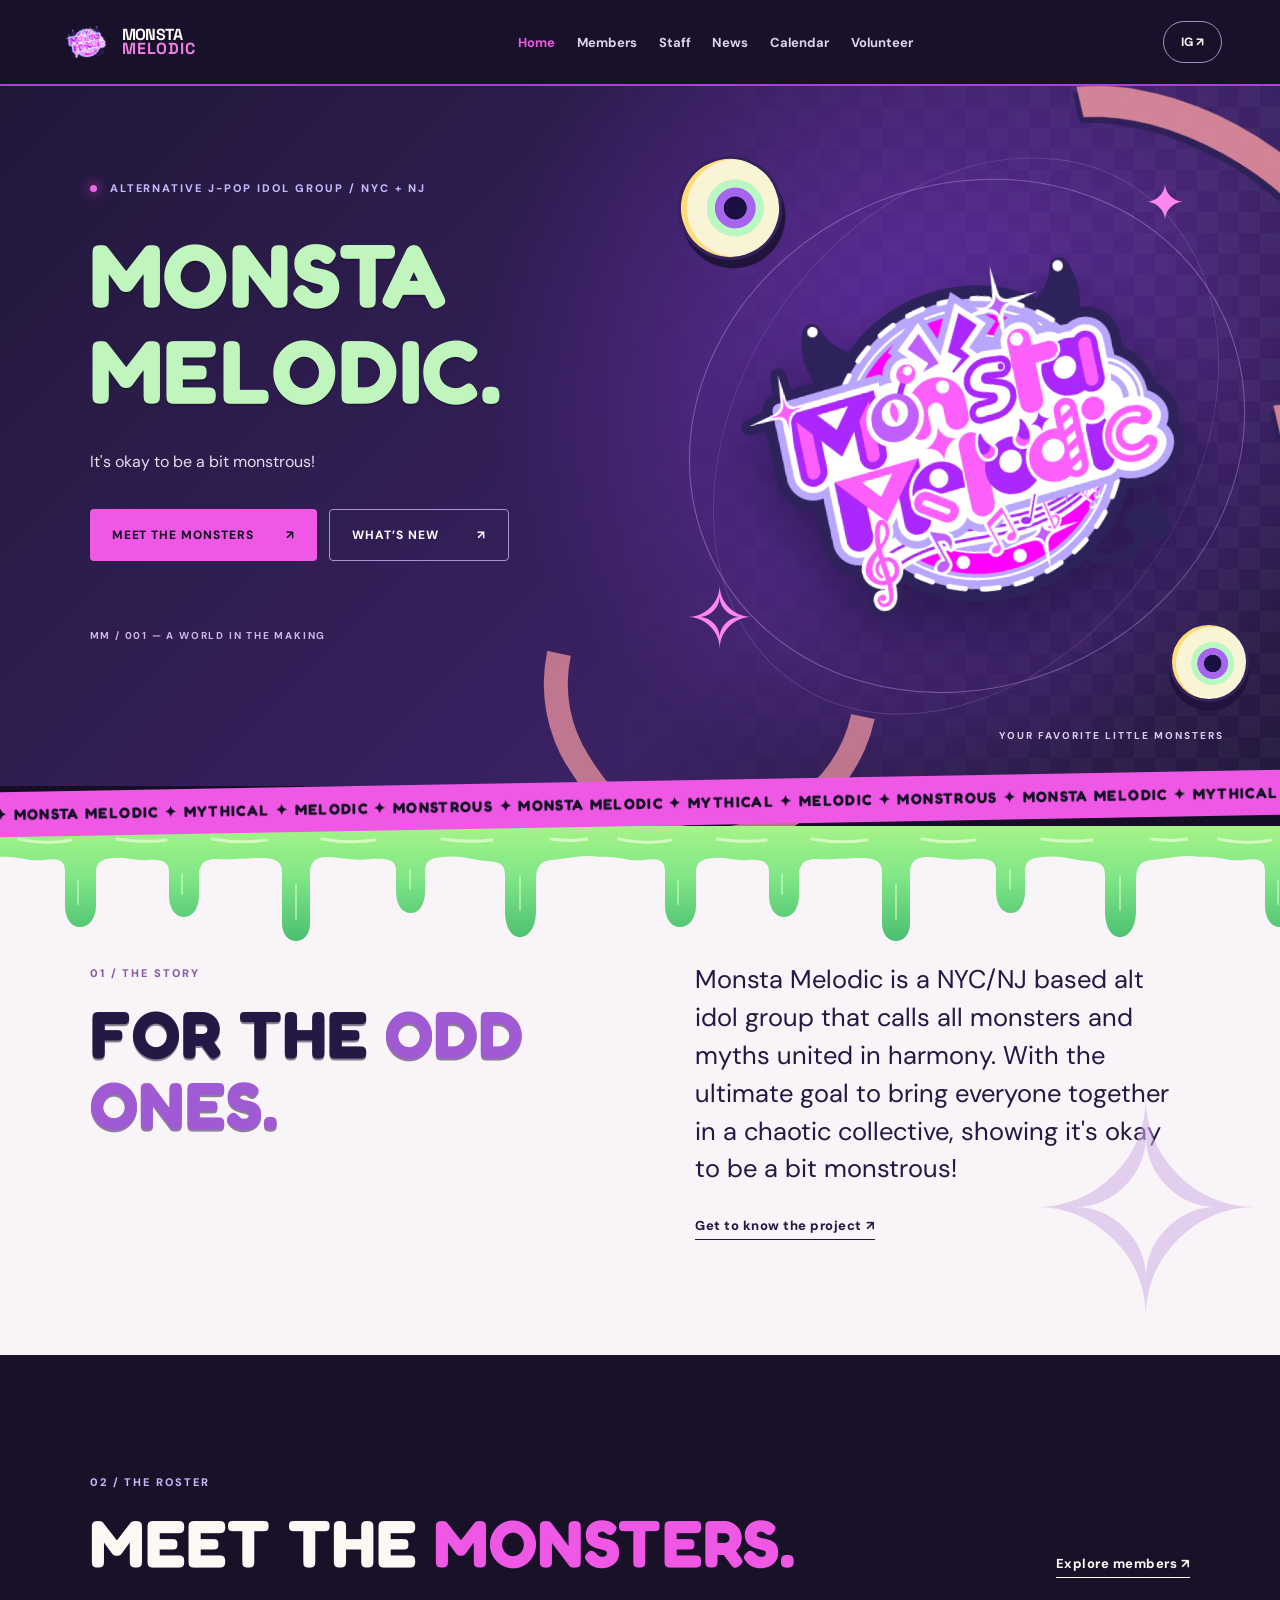
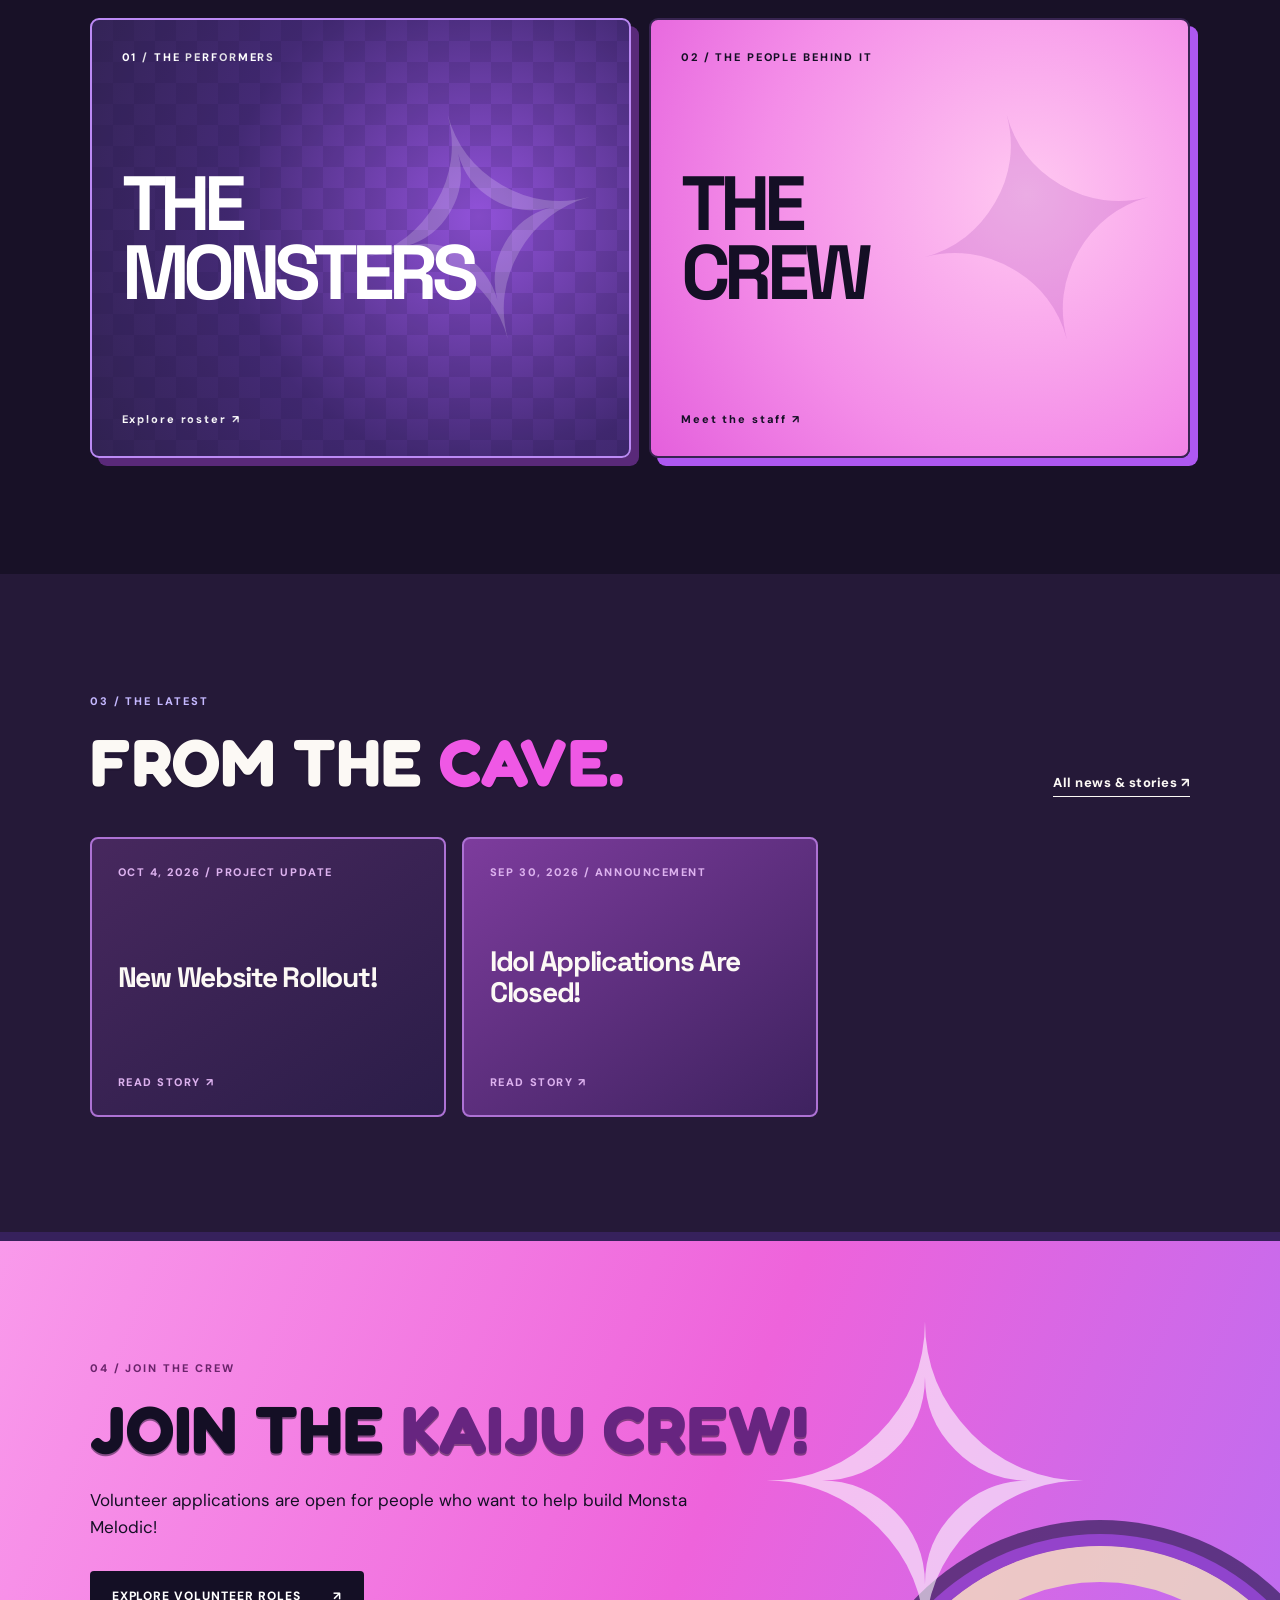
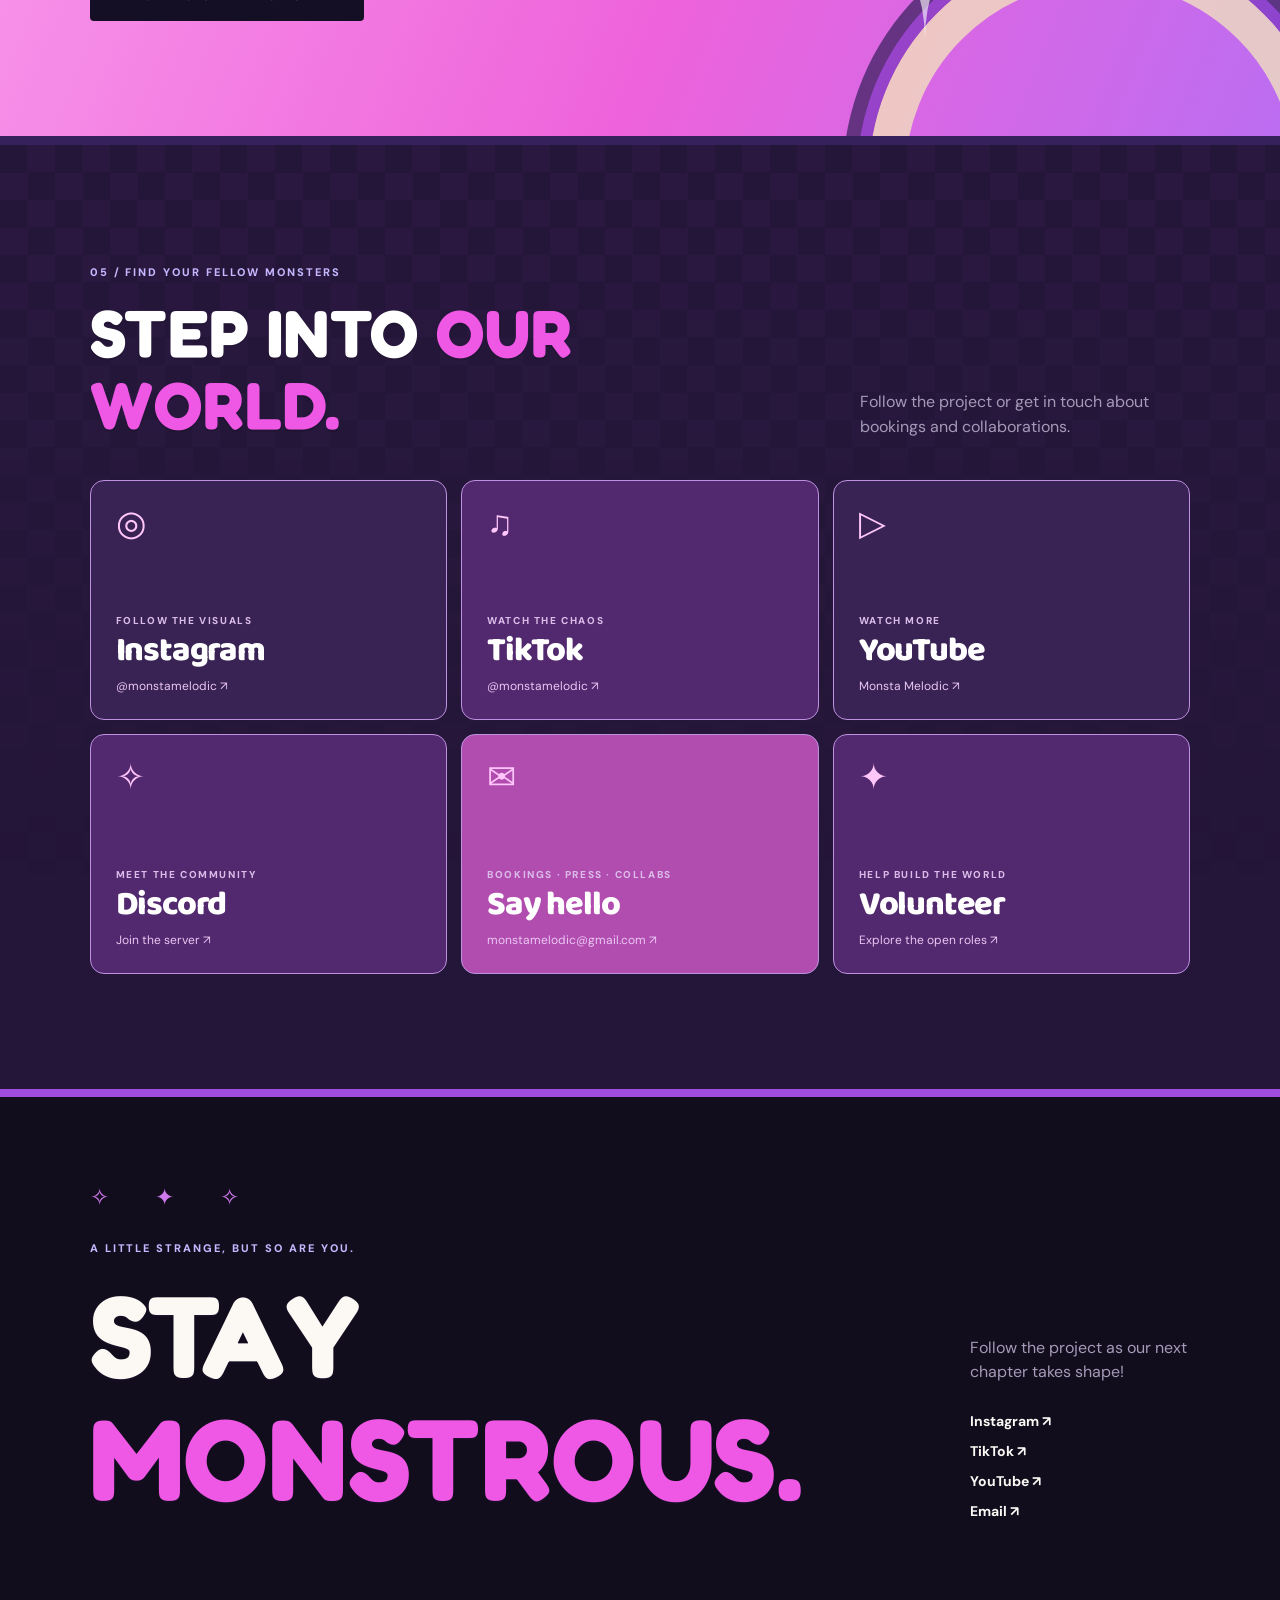
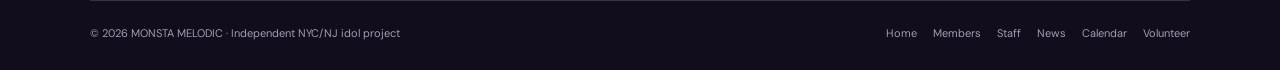
<file: index.html>
<!doctype html>
<html lang="en"><head><meta charset="utf-8"><meta name="viewport" content="width=device-width, initial-scale=1"><meta name="theme-color" content="#271c50"><meta name="description" content="Independent NYC/NJ alternative J-pop idol group. Mythical, melodic, monstrous."><title>Home · Monsta Melodic</title><link rel="icon" href="Logo.png"><link rel="preconnect" href="https://fonts.googleapis.com"><link rel="preconnect" href="https://fonts.gstatic.com" crossorigin><link href="https://fonts.googleapis.com/css2?family=Baloo+2:wght@600;700;800&family=DM+Sans:wght@400;500;600;700;800&family=Fredoka:wght@500;600;700&family=Space+Grotesk:wght@400;500;600;700&display=swap" rel="stylesheet"><link rel="stylesheet" href="styles.css?v=20260930staff"></head>
<body><a class="skip-link" href="#main">Skip to content</a><div class="site-wrap">
<header class="site-header"><a class="brand" href="index.html" aria-label="Monsta Melodic home"><img src="Logo.png" alt=""><span>MONSTA<span>MELODIC</span></span></a><button class="menu-toggle" type="button" aria-label="Open menu" aria-expanded="false" aria-controls="site-nav"><span></span><span></span></button><nav id="site-nav" aria-label="Main navigation"><a href="index.html" aria-current="page">Home</a><a href="members.html">Members</a><a href="staff.html">Staff</a><a href="news.html">News</a><a href="calendar.html">Calendar</a><a href="applications.html">Volunteer</a></nav><a class="header-social" href="https://www.instagram.com/monstamelodic/" target="_blank" rel="noopener" aria-label="Monsta Melodic Instagram">IG ↗</a></header>
<main id="main"><section class="hero panel" id="home"><div class="hero-copy"><span class="eyebrow"><i class="status-dot"></i> ALTERNATIVE J-POP IDOL GROUP / NYC + NJ</span><h1 class="hero-title"><span>MONSTA</span><span>MELODIC.</span></h1><p>It's okay to be a bit monstrous!</p><div class="button-row"><a class="button bright" href="members.html">Meet the monsters <span>↗</span></a><a class="button outline" href="news.html">What’s new <span>↗</span></a></div><span class="hero-index">MM / 001 — A WORLD IN THE MAKING</span></div><div class="hero-art"><div class="halo halo-one"></div><div class="halo halo-two"></div><div class="sparkle sp-a">✦</div><div class="sparkle sp-b">✧</div><div class="brand-eye eye-left" aria-hidden="true"></div><div class="brand-eye eye-right" aria-hidden="true"></div><img src="Logo.png" alt="Monsta Melodic illustrated logo"><span class="art-label">YOUR FAVORITE LITTLE MONSTERS</span></div></section>
<div class="marquee" aria-label="Monsta Melodic · Mythical · Melodic · Monstrous"><div class="marquee-track" aria-hidden="true"><span>✦ MONSTA MELODIC ✦ MYTHICAL ✦ MELODIC ✦ MONSTROUS ✦ MONSTA MELODIC ✦ MYTHICAL ✦ MELODIC ✦ MONSTROUS ✦ MONSTA MELODIC ✦ MYTHICAL ✦ MELODIC ✦ MONSTROUS ✦ MONSTA MELODIC ✦ MYTHICAL ✦ MELODIC ✦ MONSTROUS ✦ MONSTA MELODIC ✦ MYTHICAL ✦ MELODIC ✦ MONSTROUS </span><span>✦ MONSTA MELODIC ✦ MYTHICAL ✦ MELODIC ✦ MONSTROUS ✦ MONSTA MELODIC ✦ MYTHICAL ✦ MELODIC ✦ MONSTROUS ✦ MONSTA MELODIC ✦ MYTHICAL ✦ MELODIC ✦ MONSTROUS ✦ MONSTA MELODIC ✦ MYTHICAL ✦ MELODIC ✦ MONSTROUS ✦ MONSTA MELODIC ✦ MYTHICAL ✦ MELODIC ✦ MONSTROUS </span></div></div>
<section class="section split-intro" id="about"><div><span class="eyebrow">01 / THE STORY</span><h2>FOR THE <em>ODD ONES.</em></h2></div><div><p>Monsta Melodic is a NYC/NJ based alt idol group that calls all monsters and myths united in harmony. With the ultimate goal to bring everyone together in a chaotic collective, showing it's okay to be a bit monstrous!</p><a class="text-link" href="members.html">Get to know the project ↗</a></div></section>
<section class="section feature-section"><div class="section-head"><div><span class="eyebrow">02 / THE ROSTER</span><h2>MEET THE <em>MONSTERS.</em></h2></div><a class="text-link" href="members.html">Explore members ↗</a></div><div class="feature-grid"><a href="members.html" class="feature-card feature-purple"><span>01 / THE PERFORMERS</span><div class="feature-symbol">✧</div><strong>THE<br>MONSTERS</strong><span class="feature-arrow">Explore roster ↗</span></a><a href="staff.html" class="feature-card feature-pink"><span>02 / THE PEOPLE BEHIND IT</span><div class="feature-symbol">✦</div><strong>THE<br>CREW</strong><span class="feature-arrow">Meet the staff ↗</span></a></div></section>
<section class="section latest-section"><div class="section-head"><div><span class="eyebrow">03 / THE LATEST</span><h2>FROM THE <em>CAVE.</em></h2></div><a class="text-link" href="news.html">All news & stories ↗</a></div><div id="latest-posts" class="latest-grid"><a class="news-tile" href="news.html"><span>PROJECT UPDATES</span><h3>Catch up with Monsta Melodic</h3><span>Read the news ↗</span></a></div></section>
<section class="section join-section" id="volunteer"><div><span class="eyebrow">04 / JOIN THE CREW</span><h2>JOIN THE <em>KAIJU CREW!</em></h2><p>Volunteer applications are open for people who want to help build Monsta Melodic!</p><a class="button dark" href="applications.html">Explore volunteer roles <span>↗</span></a></div><span class="join-star" aria-hidden="true">✧</span></section>
<section class="section social-section" id="contact"><div class="section-head"><div><span class="eyebrow">05 / FIND YOUR FELLOW MONSTERS</span><h2>STEP INTO <em>OUR WORLD.</em></h2></div><p>Follow the project or get in touch about bookings and collaborations.</p></div><div class="social-grid"><a class="social-card" href="https://www.instagram.com/monstamelodic/" target="_blank" rel="noopener"><span class="social-symbol">◎</span><span>FOLLOW THE VISUALS</span><strong>Instagram</strong><small>@monstamelodic ↗</small></a><a class="social-card" href="https://www.tiktok.com/@monstamelodic" target="_blank" rel="noopener"><span class="social-symbol">♫</span><span>WATCH THE CHAOS</span><strong>TikTok</strong><small>@monstamelodic ↗</small></a><a class="social-card" href="https://www.youtube.com/channel/UCwxbz_F4ipwJG1VYpBXucgw?themeRefresh=1" target="_blank" rel="noopener"><span class="social-symbol">▷</span><span>WATCH MORE</span><strong>YouTube</strong><small>Monsta Melodic ↗</small></a><button class="social-card discord-trigger" type="button"><span class="social-symbol">✧</span><span>MEET THE COMMUNITY</span><strong>Discord</strong><small>Join the server ↗</small></button><a class="social-card social-email" href="mailto:monstamelodic@gmail.com"><span class="social-symbol">✉</span><span>BOOKINGS · PRESS · COLLABS</span><strong>Say hello</strong><small>monstamelodic@gmail.com ↗</small></a><a class="social-card social-volunteer" href="applications.html"><span class="social-symbol">✦</span><span>HELP BUILD THE WORLD</span><strong>Volunteer</strong><small>Explore the open roles ↗</small></a></div></section></main>
<footer class="site-footer"><div class="footer-lead"><div><span class="eyebrow">A little strange, but so are you.</span><h2>STAY<br><em>MONSTROUS.</em></h2></div><div class="footer-connect"><p>Follow the project as our next chapter takes shape!</p><a href="https://www.instagram.com/monstamelodic/" target="_blank" rel="noopener">Instagram ↗</a><a href="https://www.tiktok.com/@monstamelodic" target="_blank" rel="noopener">TikTok ↗</a><a href="https://www.youtube.com/channel/UCwxbz_F4ipwJG1VYpBXucgw?themeRefresh=1" target="_blank" rel="noopener">YouTube ↗</a><a href="mailto:monstamelodic@gmail.com">Email ↗</a></div></div><div class="footer-bottom"><span>© 2026 MONSTA MELODIC · Independent NYC/NJ idol project</span><nav aria-label="Footer navigation"><a href="index.html">Home</a><a href="members.html">Members</a><a href="staff.html">Staff</a><a href="news.html">News</a><a href="calendar.html">Calendar</a><a href="applications.html">Volunteer</a></nav></div></footer></div><script src="script.js?v=20260930staff" defer></script></body></html>
</file>
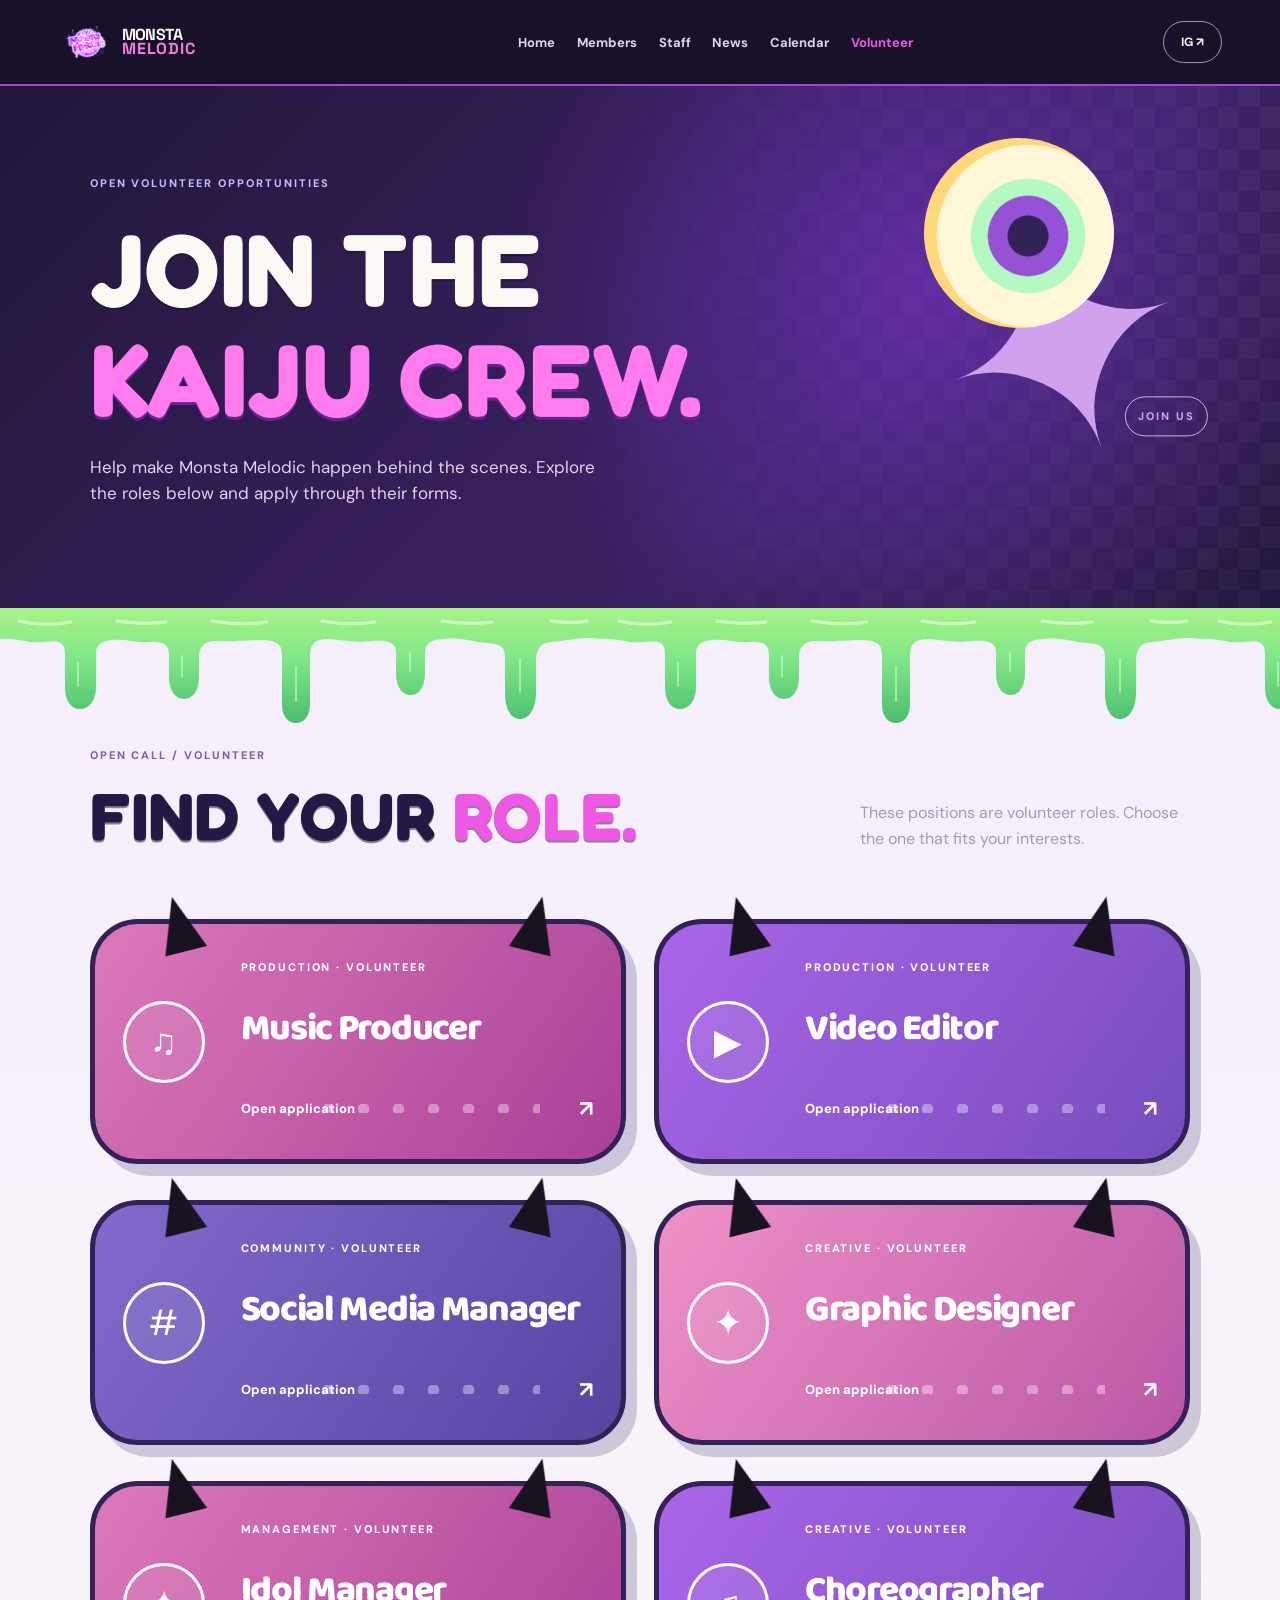
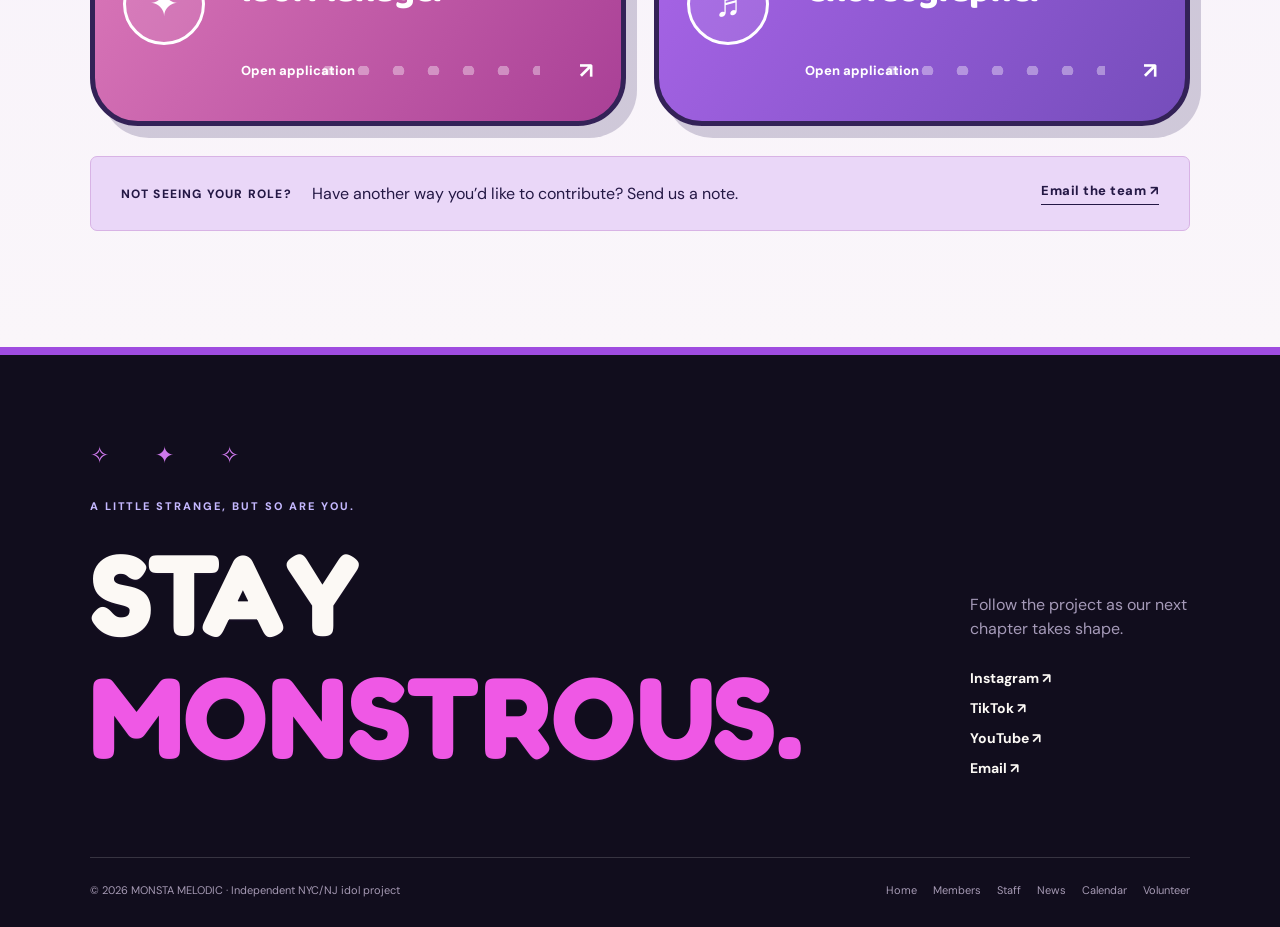
<file: applications.html>
<!doctype html>
<html lang="en"><head><meta charset="utf-8"><meta name="viewport" content="width=device-width, initial-scale=1"><meta name="theme-color" content="#271c50"><meta name="description" content="Volunteer opportunities with Monsta Melodic."><title>Volunteer · Monsta Melodic</title><link rel="icon" href="Logo.png"><link rel="preconnect" href="https://fonts.googleapis.com"><link rel="preconnect" href="https://fonts.gstatic.com" crossorigin><link href="https://fonts.googleapis.com/css2?family=Baloo+2:wght@600;700;800&family=DM+Sans:wght@400;500;600;700;800&family=Fredoka:wght@500;600;700&family=Space+Grotesk:wght@400;500;600;700&display=swap" rel="stylesheet"><link rel="stylesheet" href="styles.css?v=20260930staff"></head>
<body><a class="skip-link" href="#main">Skip to content</a><div class="site-wrap">
<header class="site-header"><a class="brand" href="index.html" aria-label="Monsta Melodic home"><img src="Logo.png" alt=""><span>MONSTA<span>MELODIC</span></span></a><button class="menu-toggle" type="button" aria-label="Open menu" aria-expanded="false" aria-controls="site-nav"><span></span><span></span></button><nav id="site-nav" aria-label="Main navigation"><a href="index.html">Home</a><a href="members.html">Members</a><a href="staff.html">Staff</a><a href="news.html">News</a><a href="calendar.html">Calendar</a><a href="applications.html" aria-current="page">Volunteer</a></nav><a class="header-social" href="https://www.instagram.com/monstamelodic/" target="_blank" rel="noopener" aria-label="Monsta Melodic Instagram">IG ↗</a></header>
<main id="main"><section class="page-hero volunteer-hero"><div><span class="eyebrow">OPEN VOLUNTEER OPPORTUNITIES</span><h1>JOIN THE<br><em>KAIJU CREW.</em></h1><p>Help make Monsta Melodic happen behind the scenes. Explore the roles below and apply through their forms.</p></div><div class="hero-sticker" aria-hidden="true">✦<small>JOIN US</small></div></section><section class="section roles-section"><div class="section-head"><div><span class="eyebrow">OPEN CALL / VOLUNTEER</span><h2>FIND YOUR <em>ROLE.</em></h2></div><p>These positions are volunteer roles. Choose the one that fits your interests.</p></div><div class="roles-grid"><a class="role-card" href="https://docs.google.com/forms/d/1IceMpWYkUs8SZ6bjBze1SsohrTrFlNnRcvxYy-Yv7Gw/viewform" target="_blank" rel="noopener"><span class="card-sheen" aria-hidden="true"></span><span class="role-icon">♫</span><span class="role-category">Production · Volunteer</span><h3>Music Producer</h3><span class="role-action">Open application <b>↗</b></span></a><a class="role-card" href="https://docs.google.com/forms/d/1RxsWtjAY0c4S9yP_oIpiGCYEMlYN1Bv9wDkHzu8iAoE/viewform" target="_blank" rel="noopener"><span class="card-sheen" aria-hidden="true"></span><span class="role-icon">▶</span><span class="role-category">Production · Volunteer</span><h3>Video Editor</h3><span class="role-action">Open application <b>↗</b></span></a><a class="role-card" href="https://docs.google.com/forms/d/1wU5ks7h61Smw3ZdH3pMjeIJVtUn4CT9JGE6TlIA6gtY/viewform" target="_blank" rel="noopener"><span class="card-sheen" aria-hidden="true"></span><span class="role-icon">#</span><span class="role-category">Community · Volunteer</span><h3>Social Media Manager</h3><span class="role-action">Open application <b>↗</b></span></a><a class="role-card" href="https://docs.google.com/forms/d/1HodHElNHW5OT1MGS8GGJ7zpMOv8H83_oZiBd5FU2KlY/viewform" target="_blank" rel="noopener"><span class="card-sheen" aria-hidden="true"></span><span class="role-icon">✦</span><span class="role-category">Creative · Volunteer</span><h3>Graphic Designer</h3><span class="role-action">Open application <b>↗</b></span></a><a class="role-card" href="https://docs.google.com/forms/d/1ALvHOFIKEdGMhJ9gq1WKwCSiYLwKbK2a4ao9rkmWrbQ/viewform" target="_blank" rel="noopener"><span class="card-sheen" aria-hidden="true"></span><span class="role-icon">✦</span><span class="role-category">Management · Volunteer</span><h3>Idol Manager</h3><span class="role-action">Open application <b>↗</b></span></a><a class="role-card" href="https://docs.google.com/forms/d/1BvLj__7aZm7V9decrvLZa2ptNDeFCGbeIKmhq_zHGv4/viewform" target="_blank" rel="noopener"><span class="card-sheen" aria-hidden="true"></span><span class="role-icon">♬</span><span class="role-category">Creative · Volunteer</span><h3>Choreographer</h3><span class="role-action">Open application <b>↗</b></span></a></div><div class="note-box"><span>NOT SEEING YOUR ROLE?</span><p>Have another way you’d like to contribute? Send us a note.</p><a class="text-link" href="mailto:monstamelodic@gmail.com">Email the team ↗</a></div></section></main>
<footer class="site-footer"><div class="footer-lead"><div><span class="eyebrow">A little strange, but so are you.</span><h2>STAY<br><em>MONSTROUS.</em></h2></div><div class="footer-connect"><p>Follow the project as our next chapter takes shape.</p><a href="https://www.instagram.com/monstamelodic/" target="_blank" rel="noopener">Instagram ↗</a><a href="https://www.tiktok.com/@monstamelodic" target="_blank" rel="noopener">TikTok ↗</a><a href="https://www.youtube.com/channel/UCwxbz_F4ipwJG1VYpBXucgw?themeRefresh=1" target="_blank" rel="noopener">YouTube ↗</a><a href="mailto:monstamelodic@gmail.com">Email ↗</a></div></div><div class="footer-bottom"><span>© 2026 MONSTA MELODIC · Independent NYC/NJ idol project</span><nav aria-label="Footer navigation"><a href="index.html">Home</a><a href="members.html">Members</a><a href="staff.html">Staff</a><a href="news.html">News</a><a href="calendar.html">Calendar</a><a href="applications.html">Volunteer</a></nav></div></footer></div><script src="script.js?v=20260930staff" defer></script></body></html>
</file>
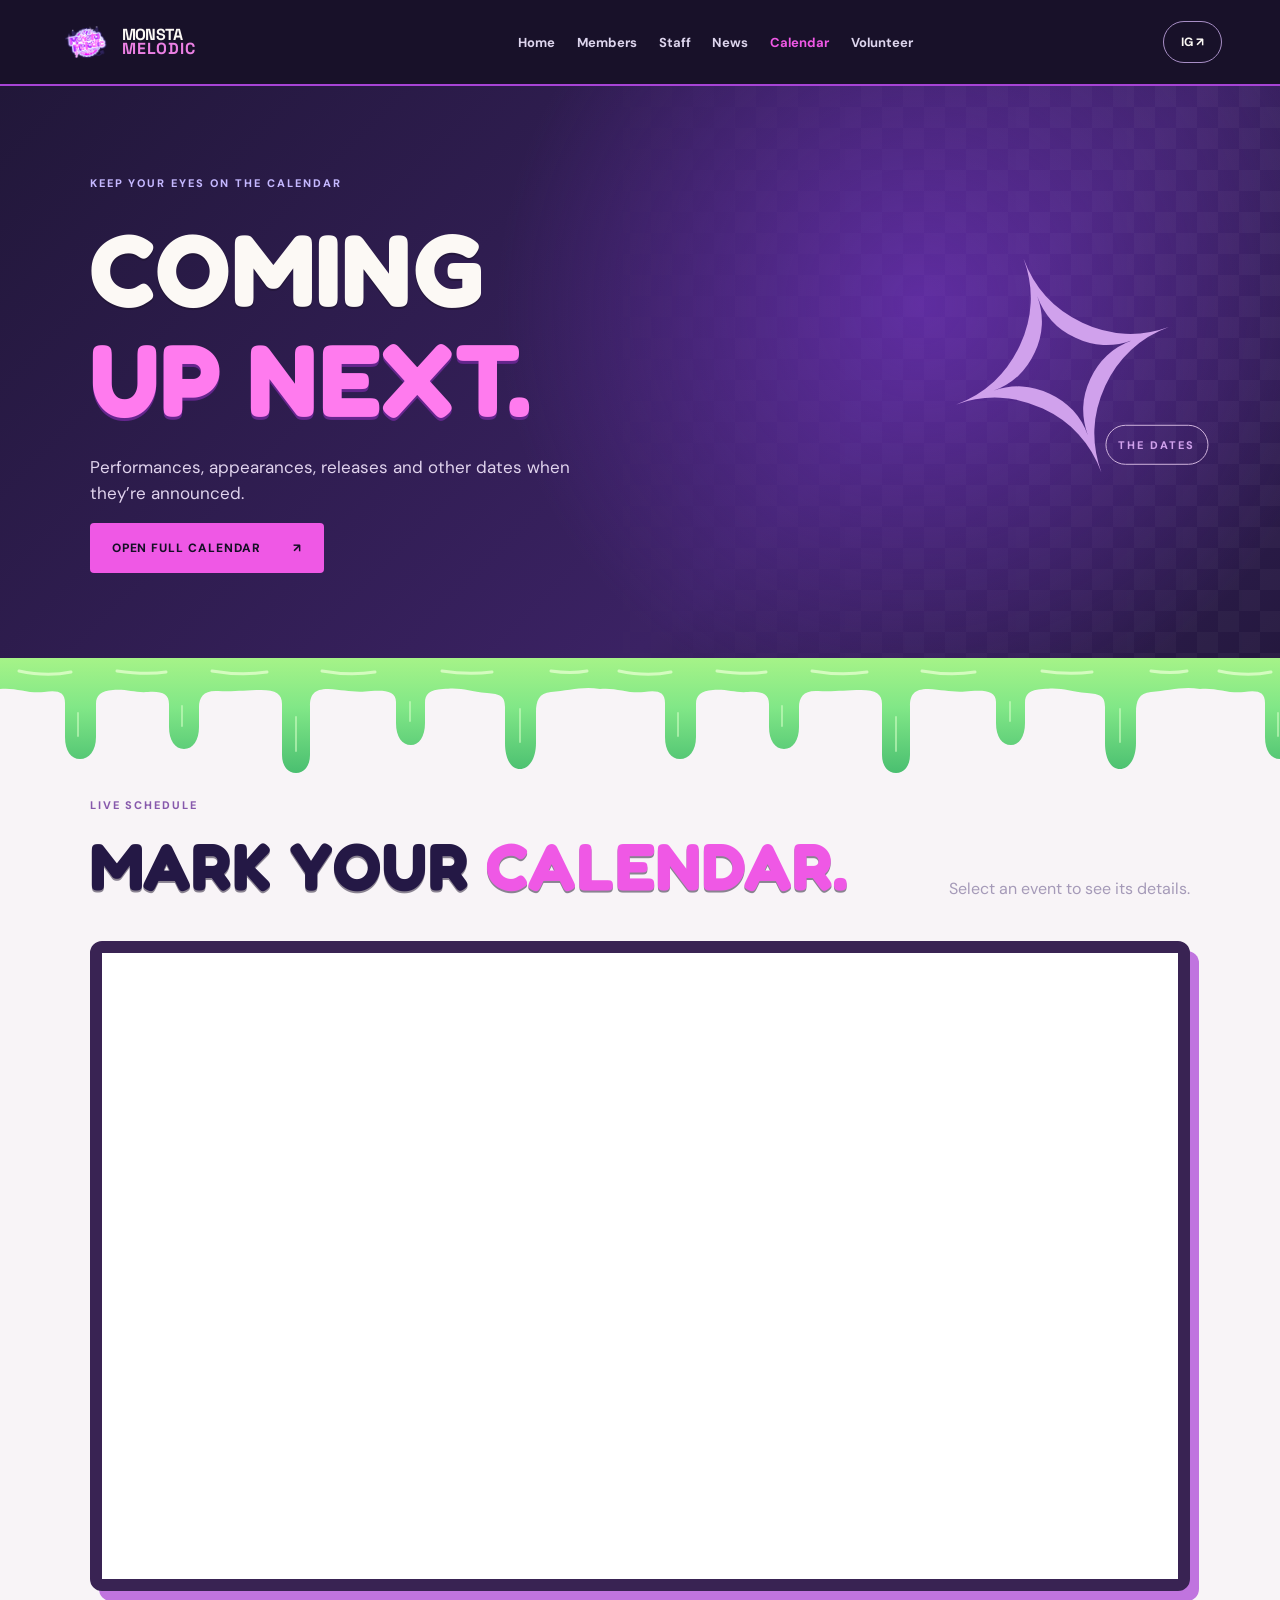
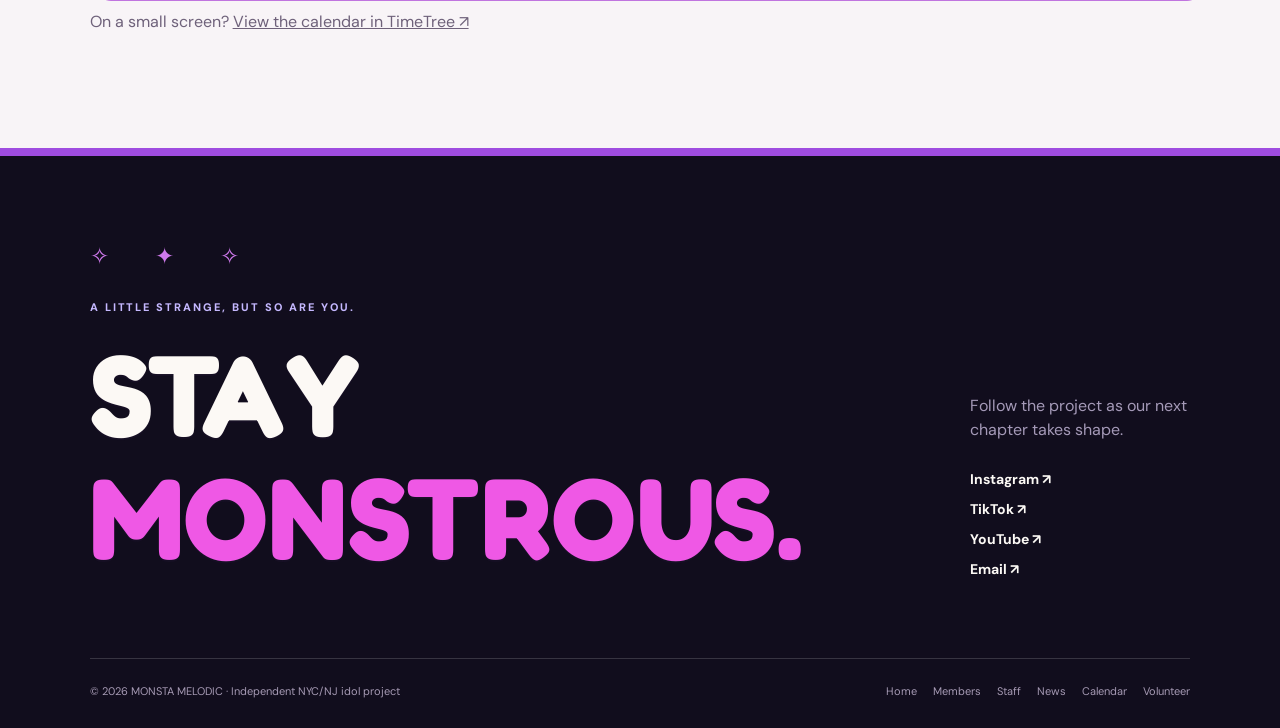
<file: calendar.html>
<!doctype html>
<html lang="en"><head><meta charset="utf-8"><meta name="viewport" content="width=device-width, initial-scale=1"><meta name="theme-color" content="#271c50"><meta name="description" content="Upcoming Monsta Melodic dates and events."><title>Calendar · Monsta Melodic</title><link rel="icon" href="Logo.png"><link rel="preconnect" href="https://fonts.googleapis.com"><link rel="preconnect" href="https://fonts.gstatic.com" crossorigin><link href="https://fonts.googleapis.com/css2?family=Baloo+2:wght@600;700;800&family=DM+Sans:wght@400;500;600;700;800&family=Fredoka:wght@500;600;700&family=Space+Grotesk:wght@400;500;600;700&display=swap" rel="stylesheet"><link rel="stylesheet" href="styles.css?v=20260930staff"></head>
<body><a class="skip-link" href="#main">Skip to content</a><div class="site-wrap">
<header class="site-header"><a class="brand" href="index.html" aria-label="Monsta Melodic home"><img src="Logo.png" alt=""><span>MONSTA<span>MELODIC</span></span></a><button class="menu-toggle" type="button" aria-label="Open menu" aria-expanded="false" aria-controls="site-nav"><span></span><span></span></button><nav id="site-nav" aria-label="Main navigation"><a href="index.html">Home</a><a href="members.html">Members</a><a href="staff.html">Staff</a><a href="news.html">News</a><a href="calendar.html" aria-current="page">Calendar</a><a href="applications.html">Volunteer</a></nav><a class="header-social" href="https://www.instagram.com/monstamelodic/" target="_blank" rel="noopener" aria-label="Monsta Melodic Instagram">IG ↗</a></header>
<main id="main"><section class="page-hero calendar-hero"><div><span class="eyebrow">KEEP YOUR EYES ON THE CALENDAR</span><h1>COMING<br><em>UP NEXT.</em></h1><p>Performances, appearances, releases and other dates when they’re announced.</p><a class="button bright" href="https://timetreeapp.com/public_calendars/monmelcal321" target="_blank" rel="noopener">Open full calendar <span>↗</span></a></div><div class="hero-sticker" aria-hidden="true">✧<small>THE DATES</small></div></section><section class="section calendar-section"><div class="section-head"><div><span class="eyebrow">LIVE SCHEDULE</span><h2>MARK YOUR <em>CALENDAR.</em></h2></div><p>Select an event to see its details.</p></div><div class="calendar-frame"><iframe title="Monsta Melodic event calendar" src="https://timetreeapp.com/public_calendars/monmelcal321/embed/monthly?calendar_name=true&amp;frame_color=%23271c50" loading="lazy" referrerpolicy="strict-origin-when-cross-origin"></iframe></div><p class="calendar-note">On a small screen? <a href="https://timetreeapp.com/public_calendars/monmelcal321" target="_blank" rel="noopener">View the calendar in TimeTree ↗</a></p></section></main>
<footer class="site-footer"><div class="footer-lead"><div><span class="eyebrow">A little strange, but so are you.</span><h2>STAY<br><em>MONSTROUS.</em></h2></div><div class="footer-connect"><p>Follow the project as our next chapter takes shape.</p><a href="https://www.instagram.com/monstamelodic/" target="_blank" rel="noopener">Instagram ↗</a><a href="https://www.tiktok.com/@monstamelodic" target="_blank" rel="noopener">TikTok ↗</a><a href="https://www.youtube.com/channel/UCwxbz_F4ipwJG1VYpBXucgw?themeRefresh=1" target="_blank" rel="noopener">YouTube ↗</a><a href="mailto:monstamelodic@gmail.com">Email ↗</a></div></div><div class="footer-bottom"><span>© 2026 MONSTA MELODIC · Independent NYC/NJ idol project</span><nav aria-label="Footer navigation"><a href="index.html">Home</a><a href="members.html">Members</a><a href="staff.html">Staff</a><a href="news.html">News</a><a href="calendar.html">Calendar</a><a href="applications.html">Volunteer</a></nav></div></footer></div><script src="script.js?v=20260930staff" defer></script></body></html>
</file>
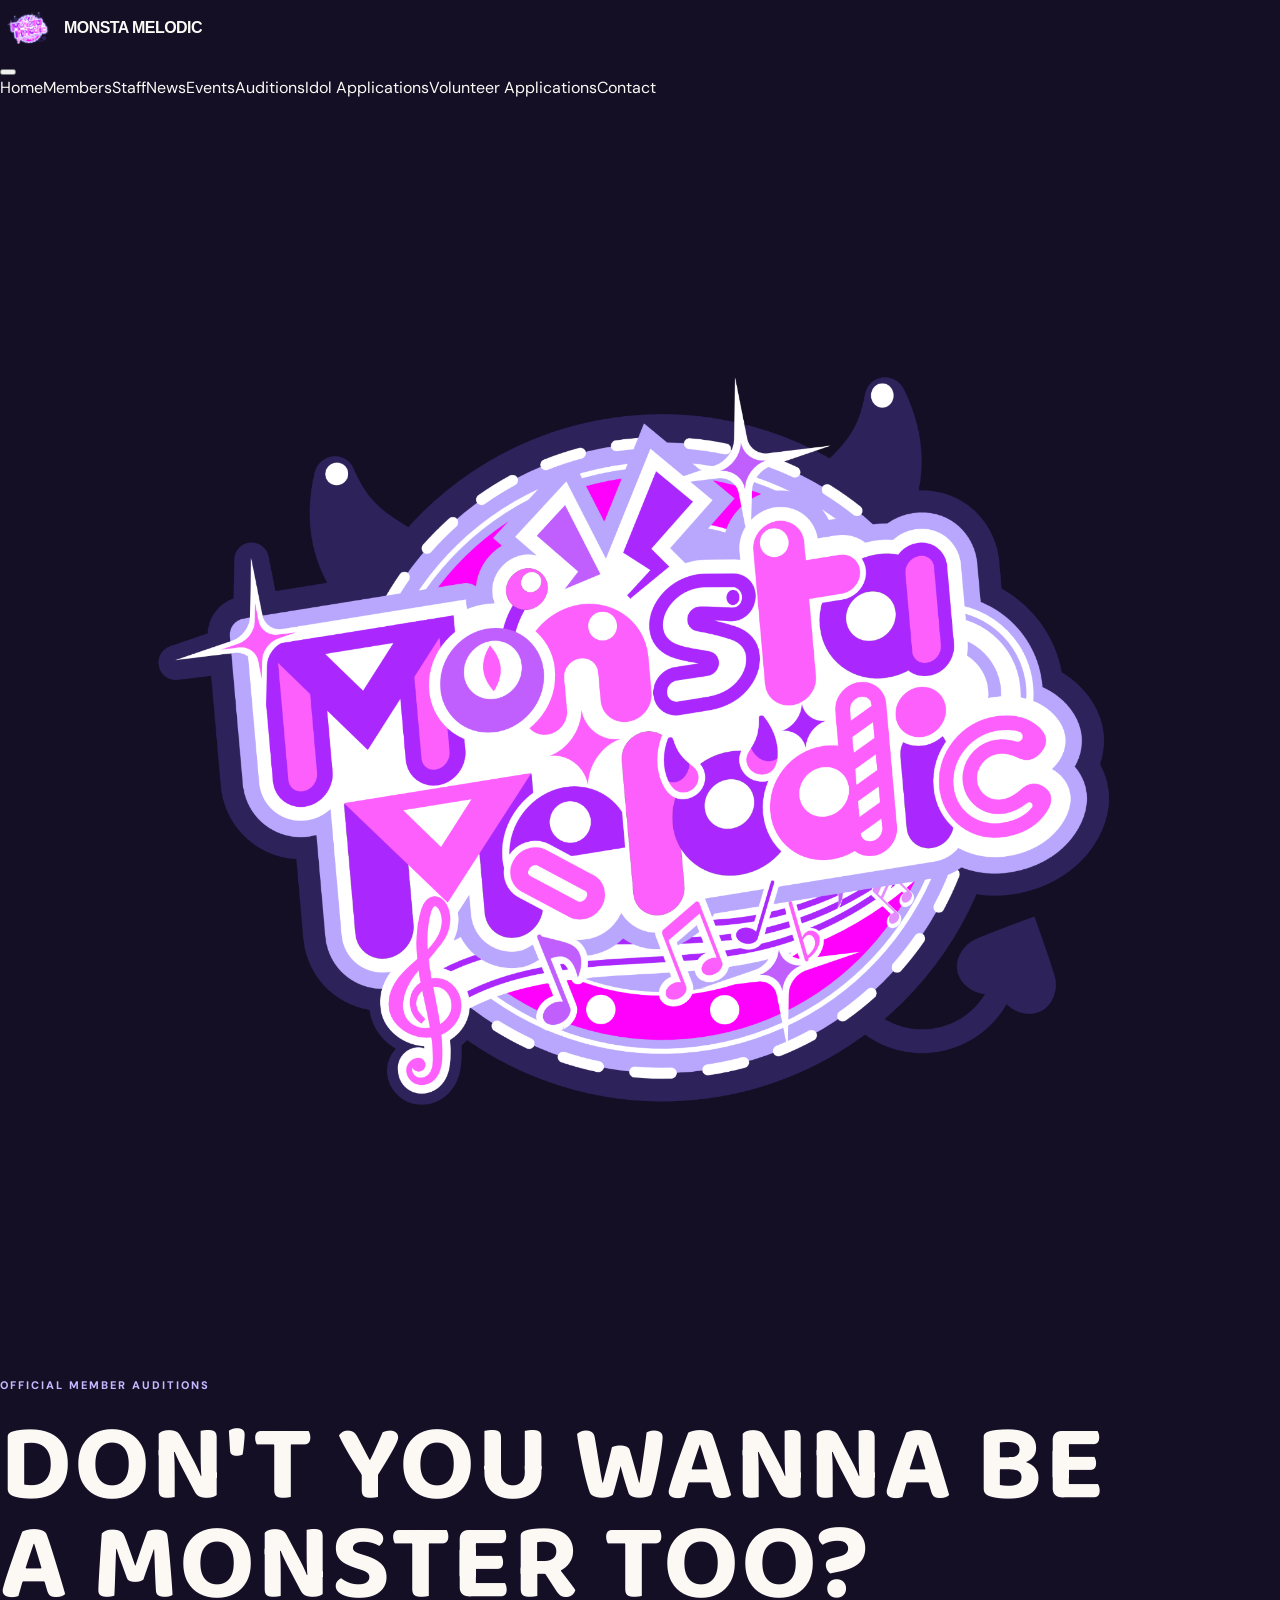
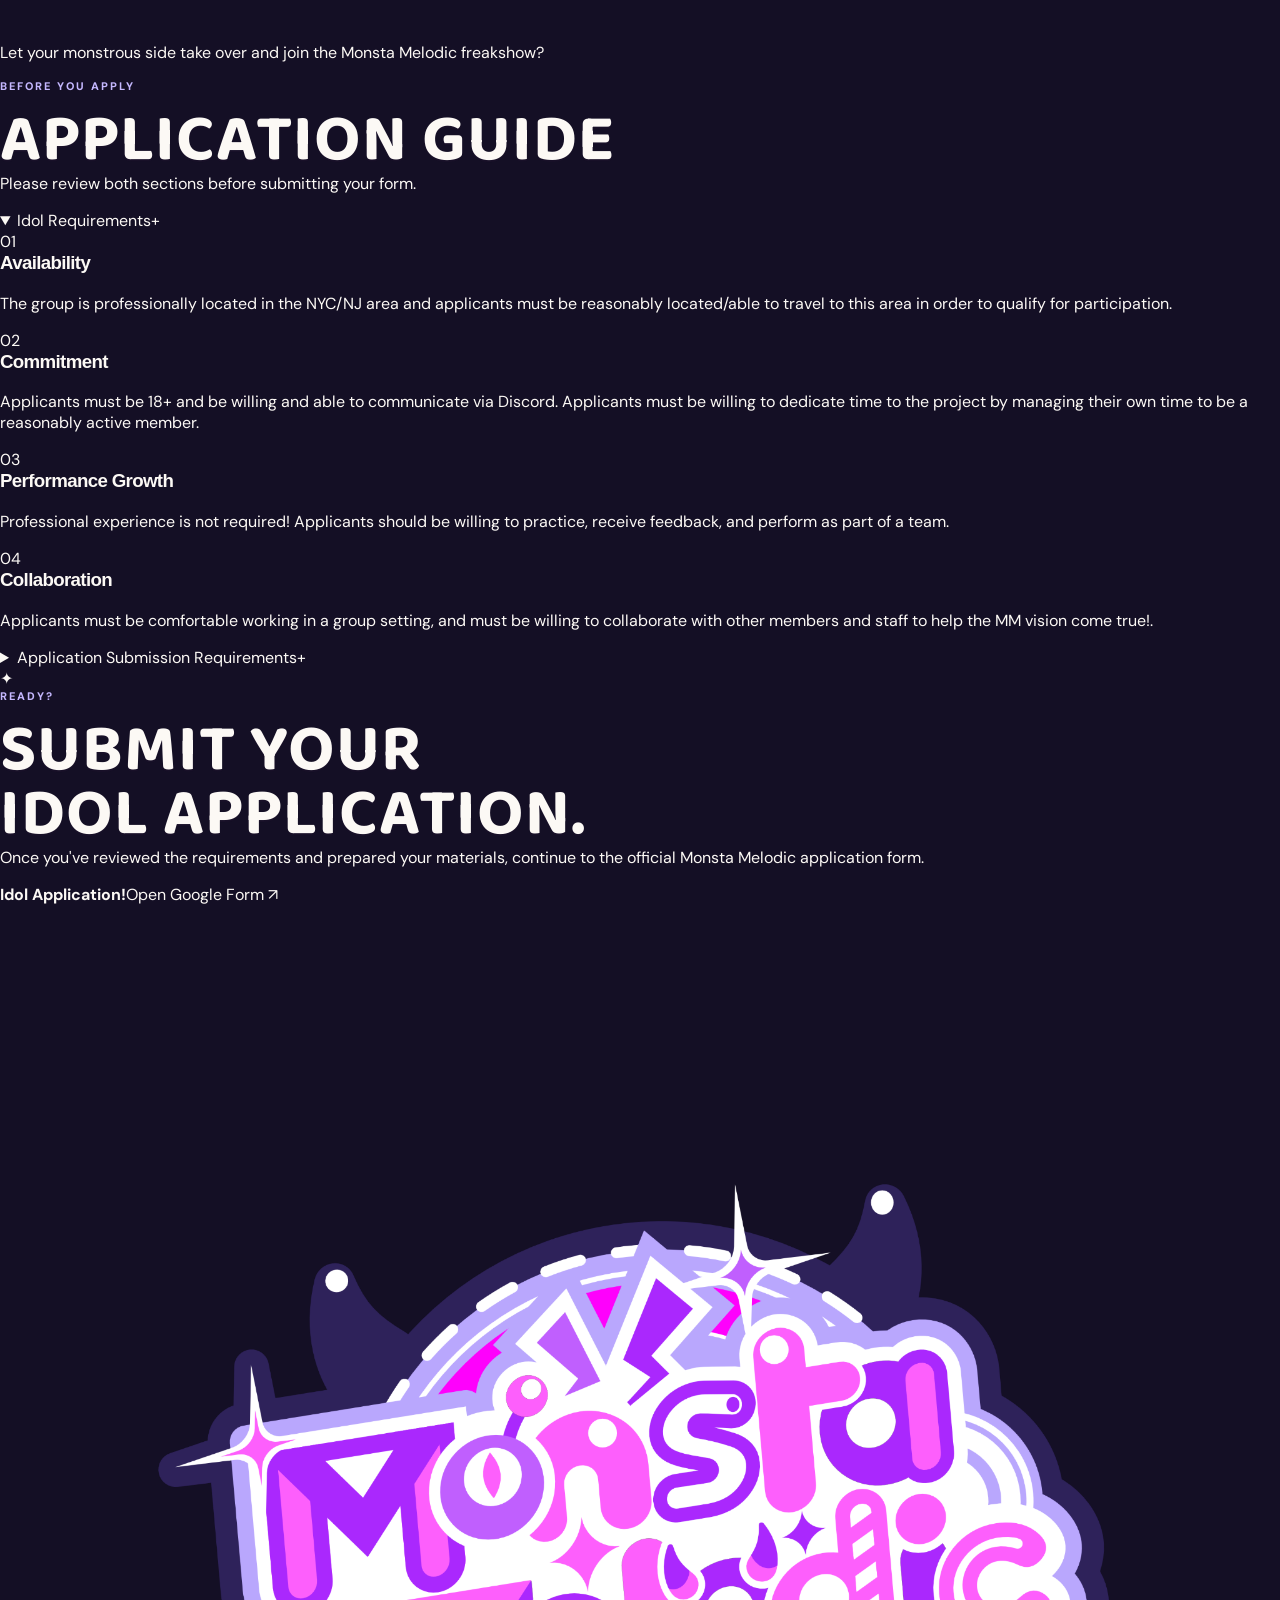
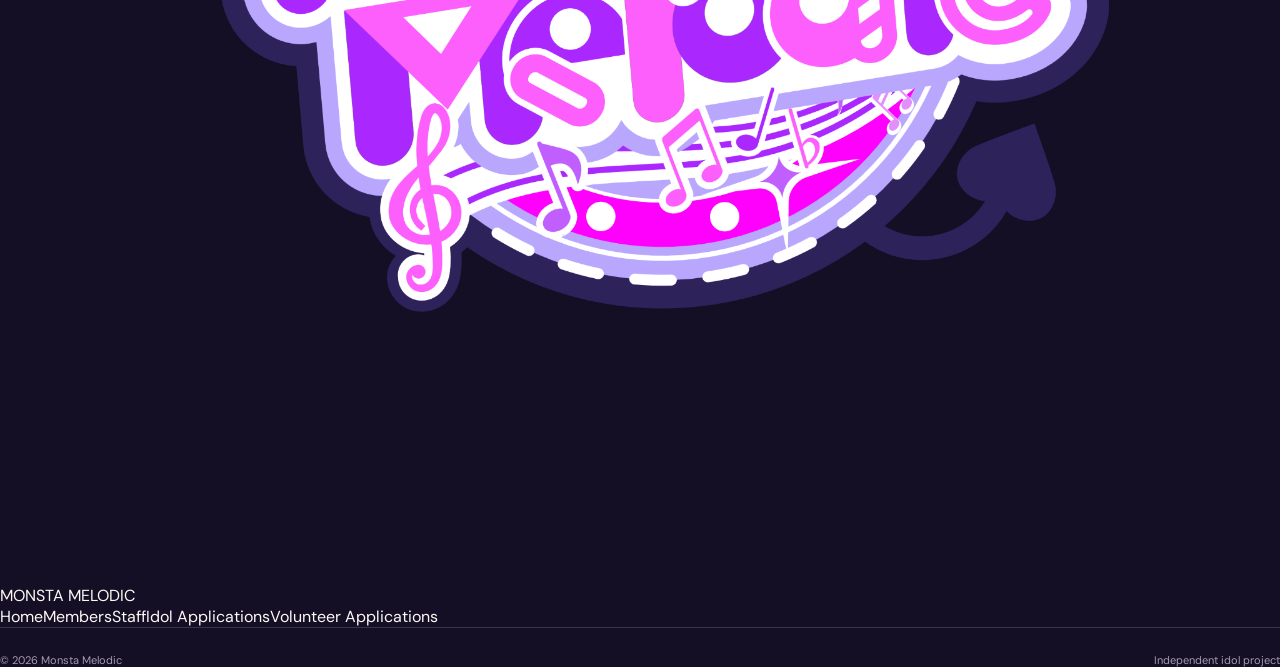
<file: idol-applications.html>
<!DOCTYPE html><html lang="en"><head><meta charset="UTF-8"><meta name="viewport" content="width=device-width,initial-scale=1.0"><title>Idol Applications — Monsta Melodic</title><link rel="preconnect" href="https://fonts.googleapis.com"><link rel="preconnect" href="https://fonts.gstatic.com" crossorigin><link href="https://fonts.googleapis.com/css2?family=Baloo+2:wght@500;600;700;800&family=DM+Sans:wght@400;500;600;700&display=swap" rel="stylesheet"><link rel="stylesheet" href="styles.css"></head><body><div class="shell"><header><a class="brand" href="index.html"><img src="Logo.png" alt="" class="brand-logo"><span>MONSTA MELODIC</span></a><button class="menu" aria-label="Open navigation" aria-expanded="false"><span></span><span></span></button><nav><a href="index.html">Home</a><a href="members.html">Members</a><a href="staff.html">Staff</a><a href="index.html#news">News</a><a href="index.html#events">Events</a><a href="index.html#auditions">Auditions</a><a href="idol-applications.html" aria-current="page">Idol Applications</a><a href="applications.html">Volunteer Applications</a><a class="pill" href="index.html#contact">Contact</a></nav></header><main class="idol-app-main"><section class="idol-app-hero"><div class="idol-app-logo reveal"><img src="Logo.png" alt="Monsta Melodic logo"></div><div class="idol-app-intro reveal"><p class="eyebrow">Official member auditions</p><h1>DON'T YOU WANNA BE<br><span>A MONSTER TOO?</span></h1><p>Let your monstrous side take over and join the Monsta Melodic freakshow?</p><a></a><a></div></section><section class="idol-info-section"><div class="idol-info-heading reveal"><p class="eyebrow">Before you apply</p><h2>APPLICATION GUIDE</h2><p>Please review both sections before submitting your form.</p></div><div class="idol-accordion-wrap"><details class="idol-accordion reveal" open><summary><span>Idol Requirements</span><span class="accordion-plus">+</span></summary><div class="idol-accordion-body"><div class="requirements-grid"><div class="requirement-card"><span class="req-num">01</span><h3>Availability</h3><p>The group is professionally located in the NYC/NJ area and applicants must be reasonably located/able to travel to this area in order to qualify for participation.</p></div><div class="requirement-card"><span class="req-num">02</span><h3>Commitment</h3><p>Applicants must be 18+ and be willing and able to communicate via Discord. Applicants must be willing to dedicate time to the project by managing their own time to be a reasonably active member.</p></div><div class="requirement-card"><span class="req-num">03</span><h3>Performance Growth</h3><p>Professional experience is not required! Applicants should be willing to practice, receive feedback, and perform as part of a team.</p></div><div class="requirement-card"><span class="req-num">04</span><h3>Collaboration</h3><p>Applicants must be comfortable working in a group setting, and must be willing to collaborate with other members and staff to help the MM vision come true!.</p></div></div></div></details><details class="idol-accordion reveal"><summary><span>Application Submission Requirements</span><span class="accordion-plus">+</span></summary><div class="idol-accordion-body"><p class="submission-intro">Use the references below when preparing your application materials. They show the expected framing for face photos, singing clips, and dance clips.</p><div class="submission-guides"><article class="submission-guide"><div class="guide-copy"><p class="eyebrow">Face / appearance reference</p><h3>Face Requirements</h3><p>Make sure your face is visible and unedited. The photo should be taken in a well lit room with you facing in the direction of the light. The background should be as unbusy as you can make it and lastly make sure to take the best photo quality you have.</p></div><img src="Face_Requirements.png" alt="Face requirements reference"></article><article class="submission-guide"><div class="guide-copy"><p class="eyebrow">Vocal submission reference</p><h3>Singing Requirements</h3><p>Please introduce yourself at the start of recording: name or stage name, age, song you’ll be singing. Must have a clear unmuffled mic, must be raw unedited vocals with instrumentals if you so choose, but no backtracks/background vocals. Record up until the end of the chosen song’s first chorus. You can submit up to two songs max. Please pick songs that best showcase your voice.</p></div><img src="Sing_Requirements.png" alt="Singing requirements reference"></article><article class="submission-guide"><div class="guide-copy"><p class="eyebrow">Dance submission reference</p><h3>Dance Requirements</h3><p>Frame your full body from head to toe so your movement is visible throughout the clip. Make sure to be in a well lit area where you are clearly visible. Avoid close crops or camera framing that cuts off your body. Avoid loose/baggy clothing where body/movement is obscured. Please submit relevant jpop dances that show off your skills.</p></div><img src="Dance_Requirements.png" alt="Dance requirements reference"></article></div></div></details></div><div class="idol-apply-panel reveal"><div class="apply-monster-mark">✦</div><p class="eyebrow">Ready?</p><h2>SUBMIT YOUR<br>IDOL APPLICATION.</h2><p>Once you've reviewed the requirements and prepared your materials, continue to the official Monsta Melodic application form.</p><a class="monster-apply-button" href="https://docs.google.com/forms/d/e/1FAIpQLSe1AyaDS_J4-s3uHZtNKtRHXieF7rvoiLtOYwEEE2XgFaWV7A/viewform?usp=dialog" target="_blank" rel="noopener"><span class="apply-horn left"></span><span class="apply-horn right"></span><span class="apply-tail"></span><strong>Idol Application!</strong><span>Open Google Form ↗</span></a></div></section></main><footer><div class="footer-top"><div class="footer-brand"><img src="Logo.png" alt="" class="footer-logo"><span>MONSTA MELODIC</span></div><div class="footer-nav"><a href="index.html">Home</a><a href="members.html">Members</a><a href="staff.html">Staff</a><a href="idol-applications.html">Idol Applications</a><a href="applications.html">Volunteer Applications</a></div></div><div class="footer-bottom"><span>© 2026 Monsta Melodic</span><span>Independent idol project</span></div></footer></div><script src="script.js"></script></body></html>
</file>
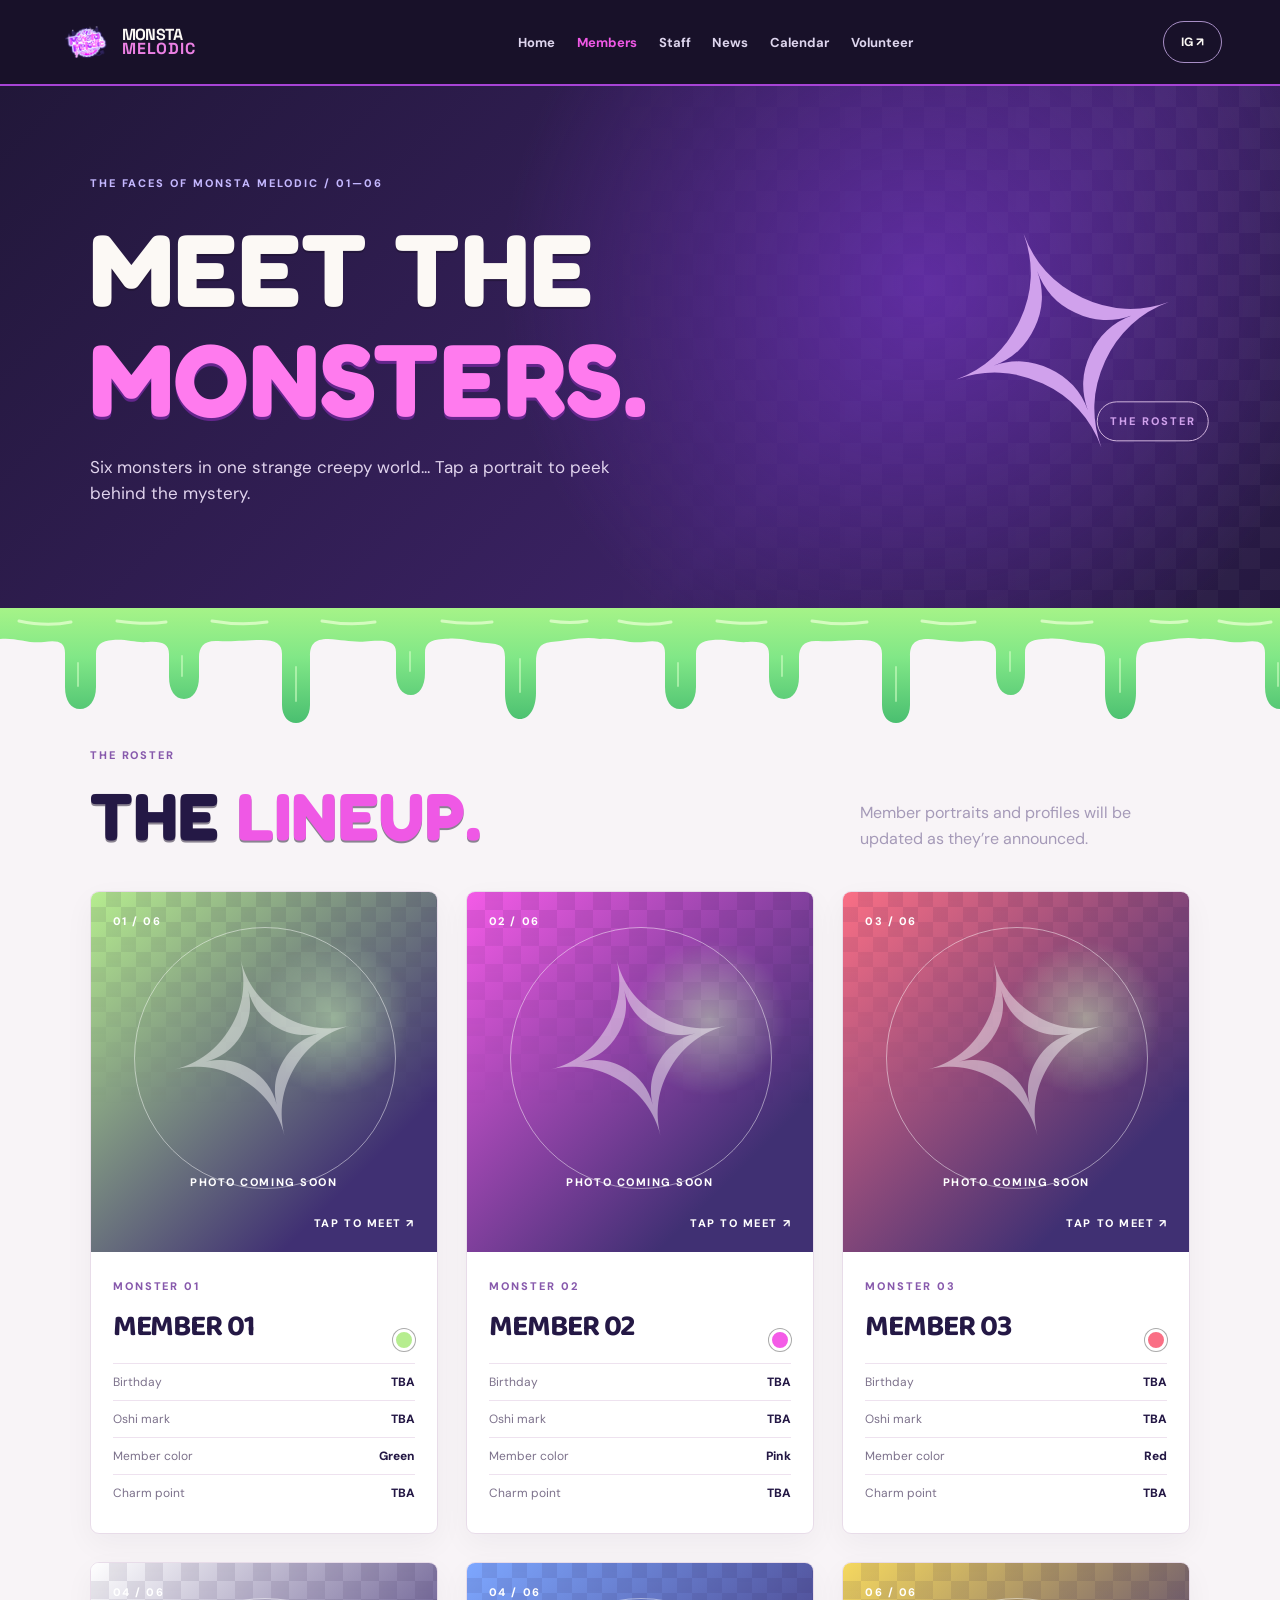
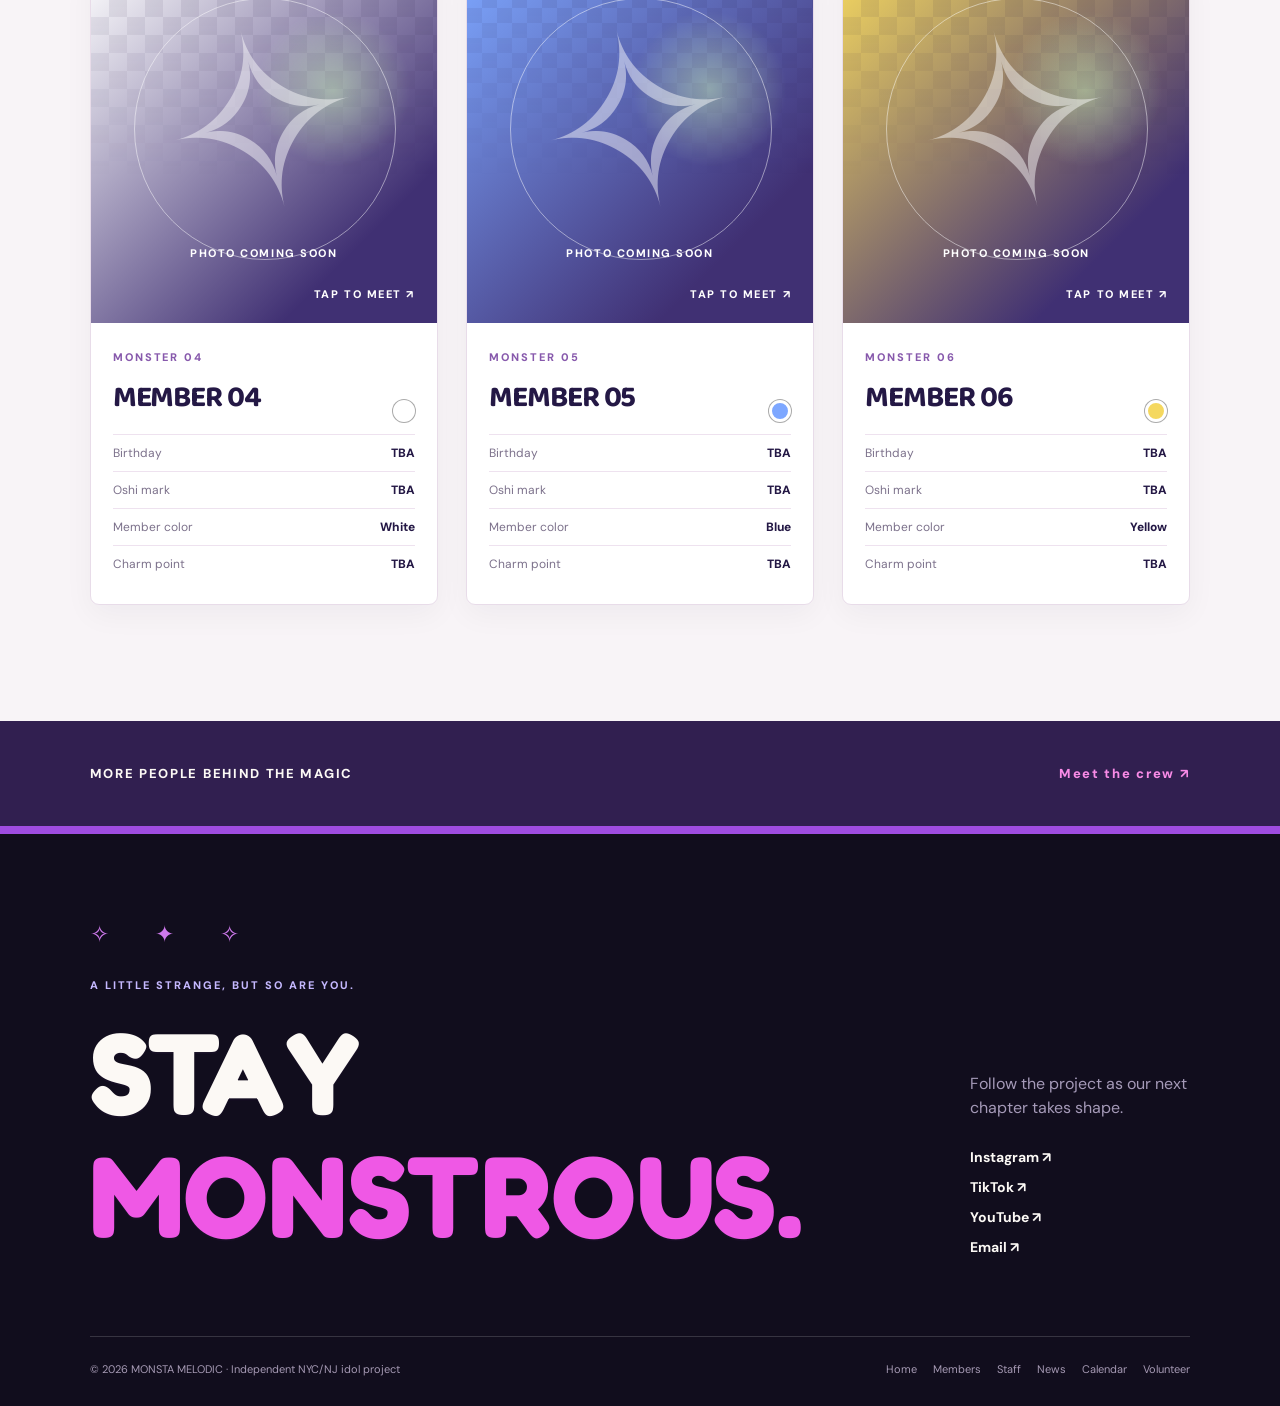
<file: members.html>
<!doctype html>
<html lang="en"><head><meta charset="utf-8"><meta name="viewport" content="width=device-width, initial-scale=1"><meta name="theme-color" content="#271c50"><meta name="description" content="Meet the Monsta Melodic members."><title>Members · Monsta Melodic</title><link rel="icon" href="Logo.png"><link rel="preconnect" href="https://fonts.googleapis.com"><link rel="preconnect" href="https://fonts.gstatic.com" crossorigin><link href="https://fonts.googleapis.com/css2?family=Baloo+2:wght@600;700;800&family=DM+Sans:wght@400;500;600;700;800&family=Fredoka:wght@500;600;700&family=Space+Grotesk:wght@400;500;600;700&display=swap" rel="stylesheet"><link rel="stylesheet" href="styles.css?v=20260930staff"></head>
<body><a class="skip-link" href="#main">Skip to content</a><div class="site-wrap">
<header class="site-header"><a class="brand" href="index.html" aria-label="Monsta Melodic home"><img src="Logo.png" alt=""><span>MONSTA<span>MELODIC</span></span></a><button class="menu-toggle" type="button" aria-label="Open menu" aria-expanded="false" aria-controls="site-nav"><span></span><span></span></button><nav id="site-nav" aria-label="Main navigation"><a href="index.html">Home</a><a href="members.html" aria-current="page">Members</a><a href="staff.html">Staff</a><a href="news.html">News</a><a href="calendar.html">Calendar</a><a href="applications.html">Volunteer</a></nav><a class="header-social" href="https://www.instagram.com/monstamelodic/" target="_blank" rel="noopener" aria-label="Monsta Melodic Instagram">IG ↗</a></header>
<main id="main"><section class="page-hero members-hero"><div><span class="eyebrow">THE FACES OF MONSTA MELODIC / 01—06</span><h1>MEET THE<br><em>MONSTERS.</em></h1><p>Six monsters in one strange creepy world... Tap a portrait to peek behind the mystery.</p></div><div class="hero-sticker" aria-hidden="true">✧<small>THE ROSTER</small></div></section><section class="section roster-section"><div class="section-head"><div><span class="eyebrow">THE ROSTER</span><h2>THE <em>LINEUP.</em></h2></div><p>Member portraits and profiles will be updated as they’re announced.</p></div><div class="member-grid"><article class="member-card" style="--accent:#b6ed8f"><div class="member-visual"><button class="member-toggle" type="button" aria-label="Show Member 5 bio" aria-expanded="false" aria-controls="member-bio-5"><span class="member-number">01 / 06</span><span class="portrait-placeholder" aria-hidden="true">✧</span><span class="portrait-caption">PHOTO COMING SOON</span><span class="member-hint">TAP TO MEET ↗</span></button><div class="member-bio" id="member-bio-5"><button type="button" class="member-close" aria-label="Close bio">×</button><span class="position-tag">POSITION · TO BE ANNOUNCED</span><p class="bio-quote">“A little mystery until the reveal.”</p><p>Member bio coming soon.</p><div class="bio-social"><a href="https://www.instagram.com/monstamelodic/" target="_blank" rel="noopener" aria-label="Monsta Melodic Instagram">IG ↗</a><a href="https://www.tiktok.com/@monstamelodic" target="_blank" rel="noopener" aria-label="Monsta Melodic TikTok">TT ↗</a></div></div></div><div class="member-meta"><div><span class="eyebrow">MONSTER 01</span><h3>MEMBER 01</h3></div><span class="color-swatch" style="background:#b6ed8f" title="Green"></span></div><dl><div><dt>Birthday</dt><dd>TBA</dd></div><div><dt>Oshi mark</dt><dd>TBA</dd></div><div><dt>Member color</dt><dd>Green</dd></div><div><dt>Charm point</dt><dd>TBA</dd></div></dl></article><article class="member-card" style="--accent:#f45be7"><div class="member-visual"><a class="member-toggle" href="rosalind.html" aria-label="Visit Rosalind’s profile"><span class="member-number">02 / 06</span><span class="portrait-placeholder" aria-hidden="true">✧</span><span class="portrait-caption">PHOTO COMING SOON</span><span class="member-hint">TAP TO MEET ↗</span></a><div class="member-bio" id="member-bio-1"><button type="button" class="member-close" aria-label="Close bio">×</button><span class="position-tag">POSITION · TO BE ANNOUNCED</span><p class="bio-quote">“A little mystery until the reveal.”</p><p>Member bio coming soon.</p><a class="text-link" href="rosalind.html">Visit Rosalind’s page ↗</a><div class="bio-social"><a href="https://www.instagram.com/monstamelodic/" target="_blank" rel="noopener" aria-label="Monsta Melodic Instagram">IG ↗</a><a href="https://www.tiktok.com/@monstamelodic" target="_blank" rel="noopener" aria-label="Monsta Melodic TikTok">TT ↗</a></div></div></div><div class="member-meta"><div><span class="eyebrow">MONSTER 02</span><h3>MEMBER 02</h3></div><span class="color-swatch" style="background:#f45be7" title="Pink"></span></div><dl><div><dt>Birthday</dt><dd>TBA</dd></div><div><dt>Oshi mark</dt><dd>TBA</dd></div><div><dt>Member color</dt><dd>Pink</dd></div><div><dt>Charm point</dt><dd>TBA</dd></div></dl></article><article class="member-card" style="--accent:#fa6f85"><div class="member-visual"><button class="member-toggle" type="button" aria-label="Show Member 4 bio" aria-expanded="false" aria-controls="member-bio-4"><span class="member-number">03 / 06</span><span class="portrait-placeholder" aria-hidden="true">✧</span><span class="portrait-caption">PHOTO COMING SOON</span><span class="member-hint">TAP TO MEET ↗</span></button><div class="member-bio" id="member-bio-4"><button type="button" class="member-close" aria-label="Close bio">×</button><span class="position-tag">POSITION · TO BE ANNOUNCED</span><p class="bio-quote">“A little mystery until the reveal.”</p><p>Member bio coming soon.</p><div class="bio-social"><a href="https://www.instagram.com/monstamelodic/" target="_blank" rel="noopener" aria-label="Monsta Melodic Instagram">IG ↗</a><a href="https://www.tiktok.com/@monstamelodic" target="_blank" rel="noopener" aria-label="Monsta Melodic TikTok">TT ↗</a></div></div></div><div class="member-meta"><div><span class="eyebrow">MONSTER 03</span><h3>MEMBER 03</h3></div><span class="color-swatch" style="background:#fa6f85" title="Red"></span></div><dl><div><dt>Birthday</dt><dd>TBA</dd></div><div><dt>Oshi mark</dt><dd>TBA</dd></div><div><dt>Member color</dt><dd>Red</dd></div><div><dt>Charm point</dt><dd>TBA</dd></div></dl></article><article class="member-card" style="--accent:#ffffff"><div class="member-visual"><a class="member-toggle" href="rainy.html" aria-label="Visit Rainy’s profile"><span class="member-number">04 / 06</span><span class="portrait-placeholder" aria-hidden="true">✧</span><span class="portrait-caption">PHOTO COMING SOON</span><span class="member-hint">TAP TO MEET ↗</span></a><div class="member-bio" id="member-bio-2"><button type="button" class="member-close" aria-label="Close bio">×</button><span class="position-tag">POSITION · TO BE ANNOUNCED</span><p class="bio-quote">“A little mystery until the reveal.”</p><p>Member bio coming soon.</p><a class="text-link" href="rainy.html">Visit Rainy’s page ↗</a><div class="bio-social"><a href="https://www.instagram.com/monstamelodic/" target="_blank" rel="noopener" aria-label="Monsta Melodic Instagram">IG ↗</a><a href="https://www.tiktok.com/@monstamelodic" target="_blank" rel="noopener" aria-label="Monsta Melodic TikTok">TT ↗</a></div></div></div><div class="member-meta"><div><span class="eyebrow">MONSTER 04</span><h3>MEMBER 04</h3></div><span class="color-swatch" style="background:#ffffff" title="White"></span></div><dl><div><dt>Birthday</dt><dd>TBA</dd></div><div><dt>Oshi mark</dt><dd>TBA</dd></div><div><dt>Member color</dt><dd>White</dd></div><div><dt>Charm point</dt><dd>TBA</dd></div></dl></article><article class="member-card" style="--accent:#7da7ff"><div class="member-visual"><button class="member-toggle" type="button" aria-label="Show Member 3 bio" aria-expanded="false" aria-controls="member-bio-3"><span class="member-number">04 / 06</span><span class="portrait-placeholder" aria-hidden="true">✧</span><span class="portrait-caption">PHOTO COMING SOON</span><span class="member-hint">TAP TO MEET ↗</span></button><div class="member-bio" id="member-bio-3"><button type="button" class="member-close" aria-label="Close bio">×</button><span class="position-tag">POSITION · TO BE ANNOUNCED</span><p class="bio-quote">“A little mystery until the reveal.”</p><p>Member bio coming soon.</p><div class="bio-social"><a href="https://www.instagram.com/monstamelodic/" target="_blank" rel="noopener" aria-label="Monsta Melodic Instagram">IG ↗</a><a href="https://www.tiktok.com/@monstamelodic" target="_blank" rel="noopener" aria-label="Monsta Melodic TikTok">TT ↗</a></div></div></div><div class="member-meta"><div><span class="eyebrow">MONSTER 05</span><h3>MEMBER 05</h3></div><span class="color-swatch" style="background:#7da7ff" title="Blue"></span></div><dl><div><dt>Birthday</dt><dd>TBA</dd></div><div><dt>Oshi mark</dt><dd>TBA</dd></div><div><dt>Member color</dt><dd>Blue</dd></div><div><dt>Charm point</dt><dd>TBA</dd></div></dl></article><article class="member-card" style="--accent:#f5d85f"><div class="member-visual"><button class="member-toggle" type="button" aria-label="Show Member 6 bio" aria-expanded="false" aria-controls="member-bio-6"><span class="member-number">06 / 06</span><span class="portrait-placeholder" aria-hidden="true">✧</span><span class="portrait-caption">PHOTO COMING SOON</span><span class="member-hint">TAP TO MEET ↗</span></button><div class="member-bio" id="member-bio-6"><button type="button" class="member-close" aria-label="Close bio">×</button><span class="position-tag">POSITION · TO BE ANNOUNCED</span><p class="bio-quote">“A little mystery until the reveal.”</p><p>Member bio coming soon.</p><div class="bio-social"><a href="https://www.instagram.com/monstamelodic/" target="_blank" rel="noopener" aria-label="Monsta Melodic Instagram">IG ↗</a><a href="https://www.tiktok.com/@monstamelodic" target="_blank" rel="noopener" aria-label="Monsta Melodic TikTok">TT ↗</a></div></div></div><div class="member-meta"><div><span class="eyebrow">MONSTER 06</span><h3>MEMBER 06</h3></div><span class="color-swatch" style="background:#f5d85f" title="Yellow"></span></div><dl><div><dt>Birthday</dt><dd>TBA</dd></div><div><dt>Oshi mark</dt><dd>TBA</dd></div><div><dt>Member color</dt><dd>Yellow</dd></div><div><dt>Charm point</dt><dd>TBA</dd></div></dl></article></div></section><section class="section mini-cta"><span>MORE PEOPLE BEHIND THE MAGIC</span><a href="staff.html">Meet the crew ↗</a></section></main>
<footer class="site-footer"><div class="footer-lead"><div><span class="eyebrow">A little strange, but so are you.</span><h2>STAY<br><em>MONSTROUS.</em></h2></div><div class="footer-connect"><p>Follow the project as our next chapter takes shape.</p><a href="https://www.instagram.com/monstamelodic/" target="_blank" rel="noopener">Instagram ↗</a><a href="https://www.tiktok.com/@monstamelodic" target="_blank" rel="noopener">TikTok ↗</a><a href="https://www.youtube.com/channel/UCwxbz_F4ipwJG1VYpBXucgw?themeRefresh=1" target="_blank" rel="noopener">YouTube ↗</a><a href="mailto:monstamelodic@gmail.com">Email ↗</a></div></div><div class="footer-bottom"><span>© 2026 MONSTA MELODIC · Independent NYC/NJ idol project</span><nav aria-label="Footer navigation"><a href="index.html">Home</a><a href="members.html">Members</a><a href="staff.html">Staff</a><a href="news.html">News</a><a href="calendar.html">Calendar</a><a href="applications.html">Volunteer</a></nav></div></footer></div><script src="script.js?v=20260930staff" defer></script></body></html>
</file>
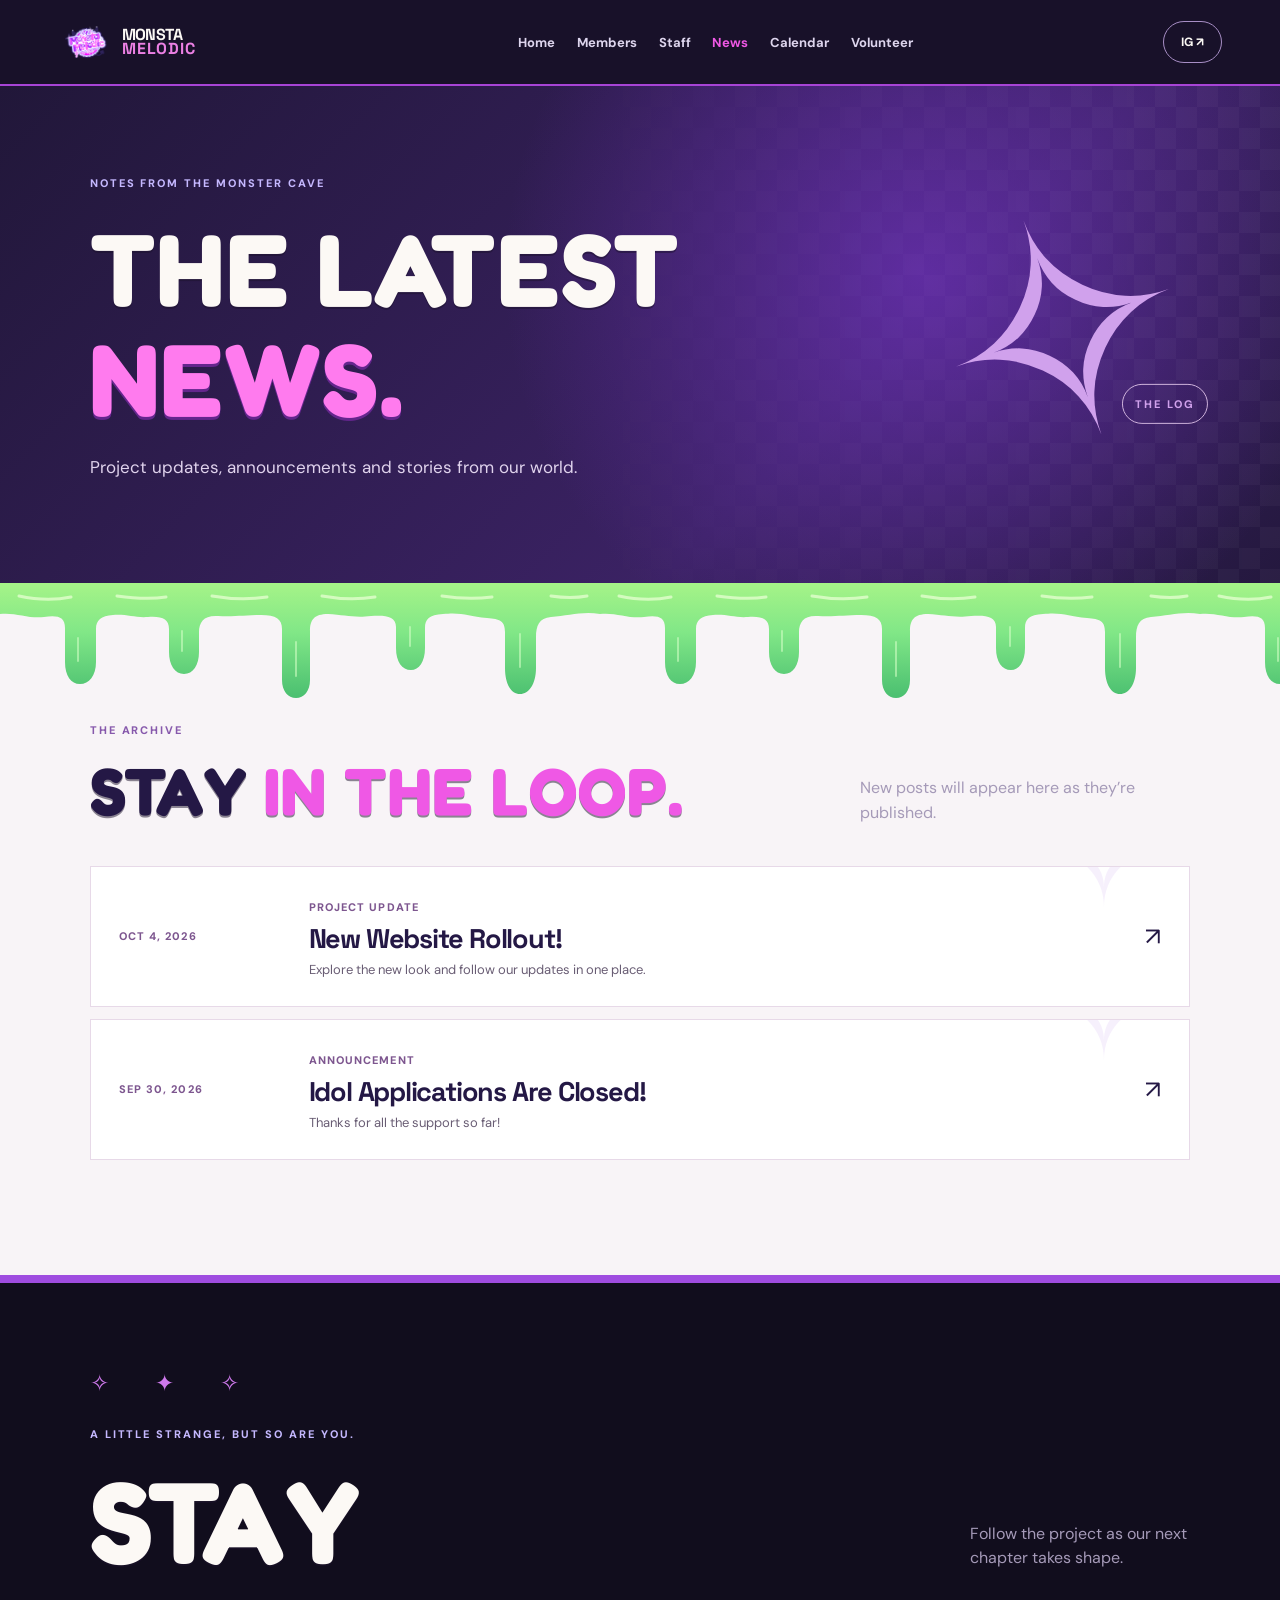
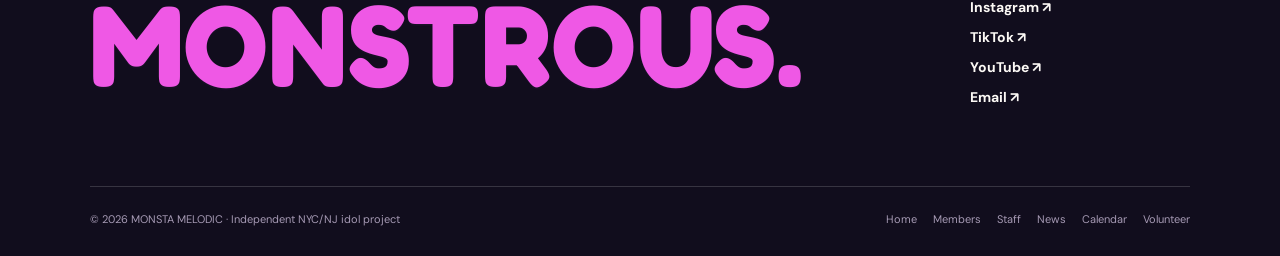
<file: news.html>
<!doctype html>
<html lang="en"><head><meta charset="utf-8"><meta name="viewport" content="width=device-width, initial-scale=1"><meta name="theme-color" content="#271c50"><meta name="description" content="Latest news and updates from Monsta Melodic."><title>News · Monsta Melodic</title><link rel="icon" href="Logo.png"><link rel="preconnect" href="https://fonts.googleapis.com"><link rel="preconnect" href="https://fonts.gstatic.com" crossorigin><link href="https://fonts.googleapis.com/css2?family=Baloo+2:wght@600;700;800&family=DM+Sans:wght@400;500;600;700;800&family=Fredoka:wght@500;600;700&family=Space+Grotesk:wght@400;500;600;700&display=swap" rel="stylesheet"><link rel="stylesheet" href="styles.css?v=20260930staff"></head>
<body><a class="skip-link" href="#main">Skip to content</a><div class="site-wrap">
<header class="site-header"><a class="brand" href="index.html" aria-label="Monsta Melodic home"><img src="Logo.png" alt=""><span>MONSTA<span>MELODIC</span></span></a><button class="menu-toggle" type="button" aria-label="Open menu" aria-expanded="false" aria-controls="site-nav"><span></span><span></span></button><nav id="site-nav" aria-label="Main navigation"><a href="index.html">Home</a><a href="members.html">Members</a><a href="staff.html">Staff</a><a href="news.html" aria-current="page">News</a><a href="calendar.html">Calendar</a><a href="applications.html">Volunteer</a></nav><a class="header-social" href="https://www.instagram.com/monstamelodic/" target="_blank" rel="noopener" aria-label="Monsta Melodic Instagram">IG ↗</a></header>
<main id="main"><section class="page-hero news-hero"><div><span class="eyebrow">NOTES FROM THE MONSTER CAVE</span><h1>THE LATEST<br><em>NEWS.</em></h1><p>Project updates, announcements and stories from our world.</p></div><div class="hero-sticker" aria-hidden="true">✧<small>THE LOG</small></div></section><section class="section news-section"><div class="section-head"><div><span class="eyebrow">THE ARCHIVE</span><h2>STAY <em>IN THE LOOP.</em></h2></div><p>New posts will appear here as they’re published.</p></div><div id="news-archive" class="archive-list"><p>Loading stories…</p></div><article id="article-view" class="article-view" hidden><a class="text-link" href="news.html">← All news</a><span class="eyebrow article-kicker"></span><h2></h2><div class="article-body"></div><a class="text-link" href="news.html">← Back to all news</a></article></section></main>
<footer class="site-footer"><div class="footer-lead"><div><span class="eyebrow">A little strange, but so are you.</span><h2>STAY<br><em>MONSTROUS.</em></h2></div><div class="footer-connect"><p>Follow the project as our next chapter takes shape.</p><a href="https://www.instagram.com/monstamelodic/" target="_blank" rel="noopener">Instagram ↗</a><a href="https://www.tiktok.com/@monstamelodic" target="_blank" rel="noopener">TikTok ↗</a><a href="https://www.youtube.com/channel/UCwxbz_F4ipwJG1VYpBXucgw?themeRefresh=1" target="_blank" rel="noopener">YouTube ↗</a><a href="mailto:monstamelodic@gmail.com">Email ↗</a></div></div><div class="footer-bottom"><span>© 2026 MONSTA MELODIC · Independent NYC/NJ idol project</span><nav aria-label="Footer navigation"><a href="index.html">Home</a><a href="members.html">Members</a><a href="staff.html">Staff</a><a href="news.html">News</a><a href="calendar.html">Calendar</a><a href="applications.html">Volunteer</a></nav></div></footer></div><script src="script.js?v=20260930staff" defer></script></body></html>
</file>
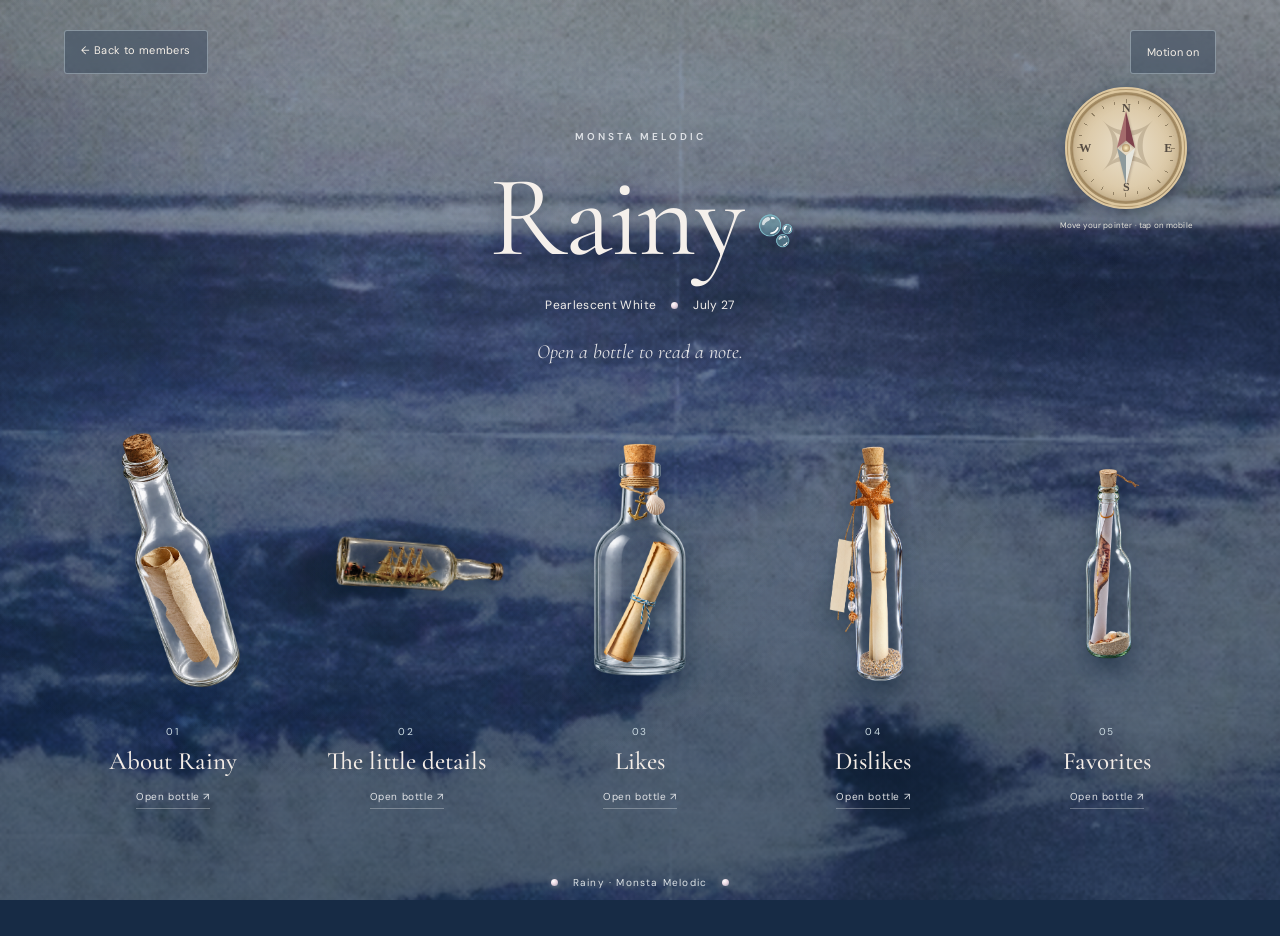
<file: rainy.html>
<!doctype html><html lang="en"><head><meta charset="utf-8"><meta name="viewport" content="width=device-width, initial-scale=1"><meta name="theme-color" content="#172b45"><meta name="description" content="Rainy · Monsta Melodic · Pearlescent White"><title>Rainy · Monsta Melodic</title><link rel="icon" href="Logo.png"><link rel="stylesheet" href="rainy.css?v=sea2"></head><body><a class="skip-link" href="#main">Skip to content</a><div class="ocean-shade" aria-hidden="true"></div><div class="sea-light" aria-hidden="true"></div><div class="bubbles" aria-hidden="true"><i style="left:7%;width:8px;height:8px;animation-delay:-0.0s;animation-duration:18s"></i><i style="left:44%;width:15px;height:15px;animation-delay:-2.7s;animation-duration:29s"></i><i style="left:81%;width:22px;height:22px;animation-delay:-5.4s;animation-duration:40s"></i><i style="left:20%;width:29px;height:29px;animation-delay:-8.1s;animation-duration:28s"></i><i style="left:57%;width:12px;height:12px;animation-delay:-10.8s;animation-duration:39s"></i><i style="left:94%;width:19px;height:19px;animation-delay:-13.5s;animation-duration:27s"></i><i style="left:33%;width:26px;height:26px;animation-delay:-16.2s;animation-duration:38s"></i><i style="left:70%;width:9px;height:9px;animation-delay:-18.9s;animation-duration:26s"></i><i style="left:9%;width:16px;height:16px;animation-delay:-21.6s;animation-duration:37s"></i><i style="left:46%;width:23px;height:23px;animation-delay:-24.3s;animation-duration:25s"></i><i style="left:83%;width:30px;height:30px;animation-delay:-27.0s;animation-duration:36s"></i><i style="left:22%;width:13px;height:13px;animation-delay:-29.7s;animation-duration:24s"></i><i style="left:59%;width:20px;height:20px;animation-delay:-32.4s;animation-duration:35s"></i><i style="left:96%;width:27px;height:27px;animation-delay:-35.1s;animation-duration:23s"></i><i style="left:35%;width:10px;height:10px;animation-delay:-37.8s;animation-duration:34s"></i><i style="left:72%;width:17px;height:17px;animation-delay:-40.5s;animation-duration:22s"></i><i style="left:11%;width:24px;height:24px;animation-delay:-43.2s;animation-duration:33s"></i><i style="left:48%;width:31px;height:31px;animation-delay:-45.9s;animation-duration:21s"></i><i style="left:85%;width:14px;height:14px;animation-delay:-48.6s;animation-duration:32s"></i><i style="left:24%;width:21px;height:21px;animation-delay:-51.3s;animation-duration:20s"></i><i style="left:61%;width:28px;height:28px;animation-delay:-54.0s;animation-duration:31s"></i><i style="left:0%;width:11px;height:11px;animation-delay:-56.7s;animation-duration:19s"></i><i style="left:37%;width:18px;height:18px;animation-delay:-59.4s;animation-duration:30s"></i><i style="left:74%;width:25px;height:25px;animation-delay:-62.1s;animation-duration:18s"></i><i style="left:13%;width:8px;height:8px;animation-delay:-64.8s;animation-duration:29s"></i><i style="left:50%;width:15px;height:15px;animation-delay:-67.5s;animation-duration:40s"></i></div><main id="main" class="shore"><nav class="shore-nav" aria-label="Profile navigation"><a href="members.html">← Back to members</a><button id="motion-toggle" aria-pressed="true">Motion on</button></nav><header class="rainy-heading"><div class="compass-wrap"><div class="nautical-compass" id="nautical-compass" role="img" aria-label="Nautical compass whose needle follows your pointer"><div class="compass-ticks" aria-hidden="true"></div><span class="compass-n">N</span><span class="compass-e">E</span><span class="compass-s">S</span><span class="compass-w">W</span><span class="compass-rose" aria-hidden="true">✧</span><span class="compass-needle" id="compass-needle" aria-hidden="true"><i></i><b></b></span><span class="compass-pin" aria-hidden="true"></span></div><span class="compass-instruction">Move your pointer · tap on mobile</span></div><span class="group-name">MONSTA MELODIC</span><h1>Rainy<span aria-hidden="true">🫧</span></h1><div class="rainy-identity"><span>Pearlescent White</span><i aria-hidden="true"></i><span>July 27</span></div><p>Open a bottle to read a note.</p></header><section class="bottle-shelf" aria-label="Messages in bottles"><button class="bottle-choice bottle-0" data-note="story" aria-label="Open bottle: About Rainy" aria-haspopup="dialog"><span class="bottle-art photo-bottle" aria-hidden="true"><img src="rainy-bottle-1.png" alt=""></span><span class="bottle-caption"><small>01</small><strong>About Rainy</strong><span class="bottle-action">Open bottle ↗</span></span></button><button class="bottle-choice bottle-1" data-note="profile" aria-label="Open bottle: The little details" aria-haspopup="dialog"><span class="bottle-art photo-bottle" aria-hidden="true"><img src="rainy-bottle-2.png" alt=""></span><span class="bottle-caption"><small>02</small><strong>The little details</strong><span class="bottle-action">Open bottle ↗</span></span></button><button class="bottle-choice bottle-2" data-note="likes" aria-label="Open bottle: Likes" aria-haspopup="dialog"><span class="bottle-art photo-bottle" aria-hidden="true"><img src="rainy-bottle-3.png" alt=""></span><span class="bottle-caption"><small>03</small><strong>Likes</strong><span class="bottle-action">Open bottle ↗</span></span></button><button class="bottle-choice bottle-3" data-note="dislikes" aria-label="Open bottle: Dislikes" aria-haspopup="dialog"><span class="bottle-art photo-bottle" aria-hidden="true"><img src="rainy-bottle-4.png" alt=""></span><span class="bottle-caption"><small>04</small><strong>Dislikes</strong><span class="bottle-action">Open bottle ↗</span></span></button><button class="bottle-choice bottle-4" data-note="favorites" aria-label="Open bottle: Favorites" aria-haspopup="dialog"><span class="bottle-art photo-bottle" aria-hidden="true"><img src="rainy-bottle-5.png" alt=""></span><span class="bottle-caption"><small>05</small><strong>Favorites</strong><span class="bottle-action">Open bottle ↗</span></span></button></section><footer class="shore-footer"><span class="pearl" aria-hidden="true"></span><span>Rainy · Monsta Melodic</span><span class="pearl" aria-hidden="true"></span></footer></main><dialog id="note-dialog" aria-labelledby="note-title"><article class="weathered-note"><div class="note-toolbar"><span id="note-number">01 / 05</span><button id="close-note" aria-label="Close note and put it back in the bottle">Close bottle ×</button></div><div id="note-content"></div><div class="note-signature">Rainy 🫧</div><nav class="note-controls" aria-label="Read another bottle"><button id="previous-note">← Previous bottle</button><button id="next-note">Next bottle →</button></nav></article></dialog><template id="note-story"><h2 id="note-title">About Rainy</h2><p>Rainy started off a mermaid living in the big blue ocean, until one day she discovered that no matter what they did they were always super exhausted. She learned of an invention humans invented called “coffee” and came up to the human world in search of her sweet caffeine. Along the way she discovered idol music, and decided that, while she was here, she would try that out too.</p></template><template id="note-profile"><h2 id="note-title">The little details</h2><dl><div><dt>Birthday</dt><dd>July 27</dd></div><div><dt>Oshi mark</dt><dd>🫧</dd></div><div><dt>Member color</dt><dd>Pearlescent White</dd></div><div><dt>Charm point</dt><dd>My Voice (it comes with the territory)</dd></div><div><dt>Pronouns</dt><dd>Any (She prefered)</dd></div><div><dt>MBTI</dt><dd>ISFP</dd></div><div><dt>Quote</dt><dd>TBD</dd></div></dl></template><template id="note-likes"><h2 id="note-title">Likes</h2><ul><li>Coffee (Sweet)</li><li>Desserts</li><li>Shojou Cartoons</li><li>Jirai Kei</li><li>(Many) Idols</li><li>Wota</li></ul></template><template id="note-dislikes"><h2 id="note-title">Dislikes</h2><ul><li>Sweat</li><li>Tomatoes</li><li>Horror</li><li>The Potential Heat Death of the Universe</li></ul></template><template id="note-favorites"><h2 id="note-title">Favorites</h2><h3>Shows</h3><ul><li>Revue Starlight</li><li>Fairy Tail</li><li>Puella Magi Madoka Magica</li></ul><h3>Musicians</h3><ul><li>Momoiro Clover Z</li><li>Wasuta</li><li>Aespa</li><li>Niigo</li></ul></template><script src="rainy.js?v=sea2" defer></script></body></html>
</file>
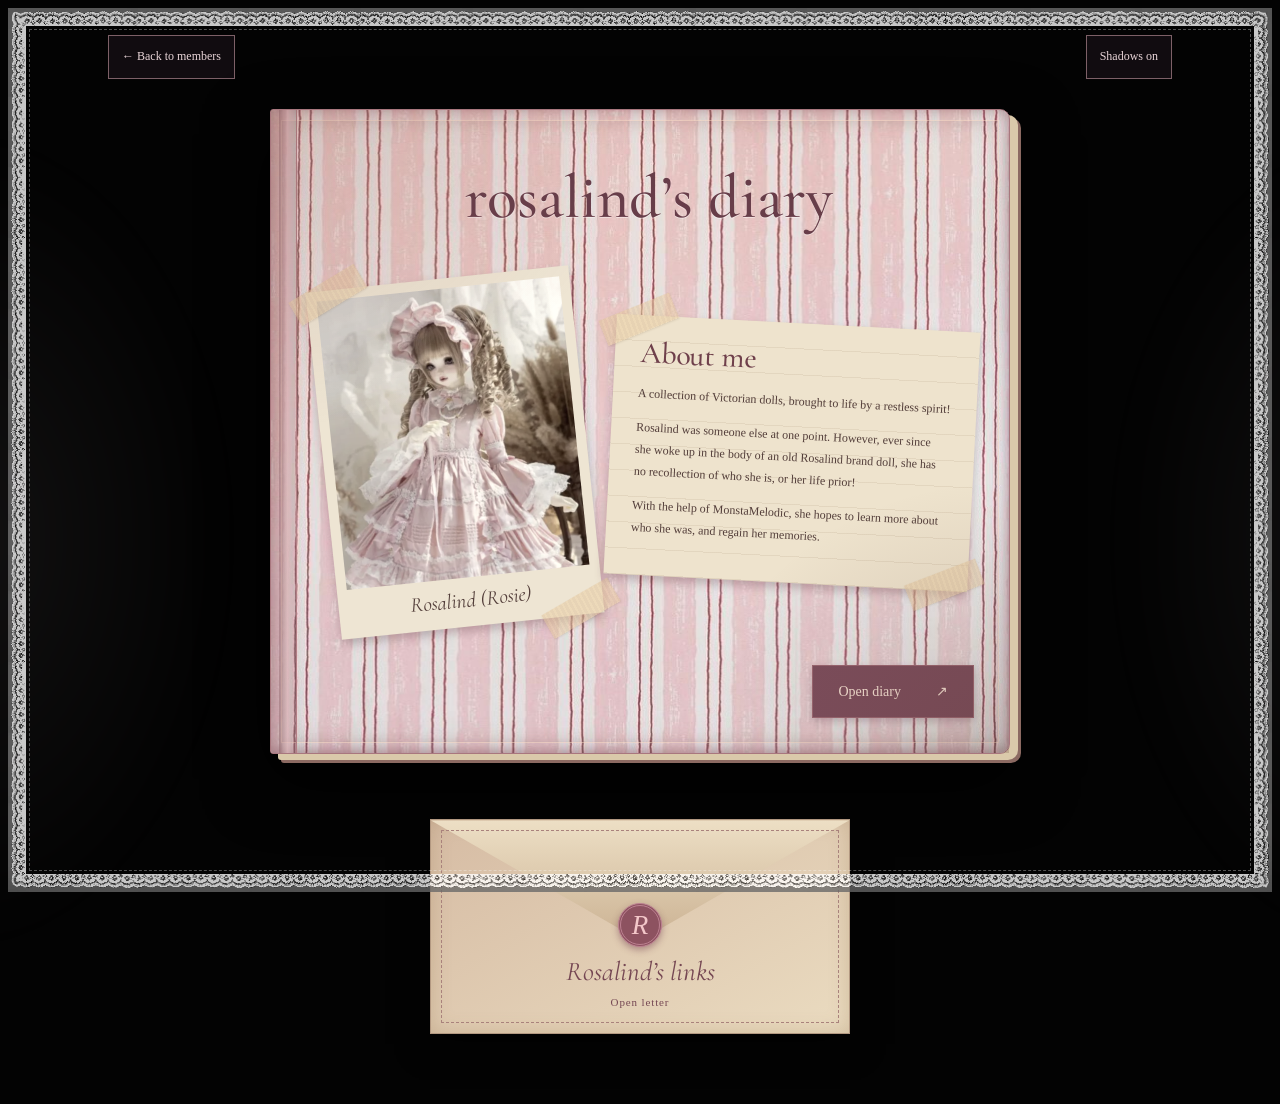
<file: rosalind.html>
<!doctype html>
<html lang="en"><head><meta charset="utf-8"><meta name="viewport" content="width=device-width, initial-scale=1"><meta name="theme-color" content="#271c50"><meta name="description" content="Independent NYC/NJ alternative J-pop idol group. Mythical, melodic, monstrous."><title>Rosalind 🎀 · Monsta Melodic</title><link rel="icon" href="Logo.png"><link rel="preconnect" href="https://fonts.googleapis.com"><link rel="preconnect" href="https://fonts.gstatic.com" crossorigin><link href="https://fonts.googleapis.com/css2?family=Baloo+2:wght@600;700;800&family=DM+Sans:wght@400;500;600;700;800&family=Fredoka:wght@500;600;700&family=Space+Grotesk:wght@400;500;600;700&display=swap" rel="stylesheet"><link rel="stylesheet" href="styles.css?v=20260930staff"><link rel="stylesheet" href="rosalind.css?v=diary2"></head>
<body class="diary-world"><a class="skip-link" href="#main">Skip to content</a><div class="perimeter" aria-hidden="true"></div><div class="haunt shadow-one" aria-hidden="true"></div><div class="haunt shadow-two" aria-hidden="true"></div><main id="main" class="diary-desk"><nav class="desk-nav"><a href="members.html">← Back to members</a><button id="shadows" aria-pressed="true">Shadows on</button></nav><article class="diary" aria-label="Rosalind’s diary"><section id="cover" class="cover"><div class="spine" aria-hidden="true"></div><h1>rosalind’s diary</h1><div class="cover-collage"><button class="taped portrait" data-zoom="portrait" aria-label="Zoom in on Rosalind’s portrait"><img src="portrait.png" alt="Rosalind’s Victorian doll portrait"><span>Rosalind (Rosie)</span></button><button class="taped bio-card" data-zoom="bio" aria-label="Zoom in on the about me note"><h2>About me</h2><p>A collection of Victorian dolls, brought to life by a restless spirit!</p><p>Rosalind was someone else at one point. However, ever since she woke up in the body of an old Rosalind brand doll, she has no recollection of who she is, or her life prior!</p><p>With the help of MonstaMelodic, she hopes to learn more about who she was, and regain her memories.</p></button></div><button id="open-book" class="ribbon-button">Open diary <span>↗</span></button></section><section id="inside" class="inside" aria-label="Inside the diary" hidden><div class="book-toolbar"><button id="close-book">← Close diary</button><span id="spread-status" role="status">1 / 3</span></div><div id="spreads"><div class="spread" ><section class="leaf"><button class="zoom-leaf" data-zoom="page" aria-label="Enlarge this diary page">Zoom ↗</button><h2>Rosalind (Rosie)</h2><dl class="identity"><div><dt>Birthday</dt><dd>May 3</dd></div><div><dt>Oshi mark</dt><dd>🎀</dd></div><div><dt>Member color</dt><dd>Pink</dd></div><div><dt>Pronouns</dt><dd>She/her · they/them</dd></div><div><dt>MBTI</dt><dd>ENFP</dd></div><div><dt>Charm point</dt><dd>The chip on her forehead</dd></div></dl></section><section class="leaf"><button class="zoom-leaf" data-zoom="page" aria-label="Enlarge this diary page">Zoom ↗</button><h2>About me</h2><p>A collection of Victorian dolls, brought to life by a restless spirit!</p><p>Rosalind was someone else at one point. However, ever since she woke up in the body of an old Rosalind brand doll, she has no recollection of who she is, or her life prior!</p><p>With the help of MonstaMelodic, she hopes to learn more about who she was, and regain her memories.</p><blockquote>“Is this how you use a computer? Am I doing it right?”</blockquote></section></div><div class="spread" hidden><section class="leaf"><button class="zoom-leaf" data-zoom="page" aria-label="Enlarge this diary page">Zoom ↗</button><h2>Likes</h2><ul><li>Sweets (especially cake!)</li><li>Fruit teas</li><li>Horror of all varieties (psychological is my favorite though!)</li><li>The color pink (could you tell?)</li><li>Animation</li><li>Cute things</li><li>Flower Language</li></ul></section><section class="leaf"><button class="zoom-leaf" data-zoom="page" aria-label="Enlarge this diary page">Zoom ↗</button><h2>Dislikes</h2><ul><li>Hot days</li><li>Bitter/Sour things</li><li>Incense (I much prefer scented candles!)</li><li>Bugs</li></ul><p class="small-note">A romantic at heart.<br>Always late to memes and trends.<br>Very forgetful.</p></section></div><div class="spread" hidden><section class="leaf"><button class="zoom-leaf" data-zoom="page" aria-label="Enlarge this diary page">Zoom ↗</button><h2>Shows</h2><ul><li><strong>Puella Magi Madoka Magica ♡</strong></li><li>Dungeon Meshi</li><li>Infinity Train</li></ul><h2>Musicians</h2><ul><li>Hoshimachi Suisei</li><li>ILLIT</li><li>Loona</li><li>New Jeans</li></ul></section><section class="leaf"><button class="zoom-leaf" data-zoom="page" aria-label="Enlarge this diary page">Zoom ↗</button><h2>Movies</h2><ul><li>Perfect Blue</li><li>Song of the Sea</li><li>Coherence</li><li>Nope</li><li>Puella Magi Madoka Magica: Rebellion</li></ul><p class="small-note">I love Madoka Magica. A lot.</p></section></div></div><nav class="page-controls" aria-label="Turn diary pages"><button id="prev" disabled>← Previous</button><span>Rosalind · Monsta Melodic</span><button id="next">Next →</button></nav></section></article>
<section class="mail-area" aria-label="Rosalind’s links"><button class="envelope" id="envelope-toggle" aria-expanded="false" aria-controls="link-letter"><span class="envelope-flap" aria-hidden="true"></span><span class="seal" aria-hidden="true">R</span><span class="envelope-label">Rosalind’s links</span><span class="mail-hint">Open letter</span></button><div id="link-letter" class="link-letter" hidden><h2>Rosalind</h2><a href="https://www.tiktok.com/@rosalind.mm" target="_blank" rel="noopener">TikTok ↗</a><a href="https://www.instagram.com/rosalind.monsta?stkn=MXN4dmFyYXV4N3c3dg%3D%3D&amp;utm_source=qr" target="_blank" rel="noopener">Instagram ↗</a><a href="https://x.com/Rosalind_monsta" target="_blank" rel="noopener">Twitter ↗</a></div></section></main><dialog id="zoom-dialog" aria-label="Enlarged diary clipping"><button id="zoom-close">Close ×</button><div id="zoom-content"></div></dialog><script src="rosalind.js?v=diary2" defer></script></body></html>
</file>
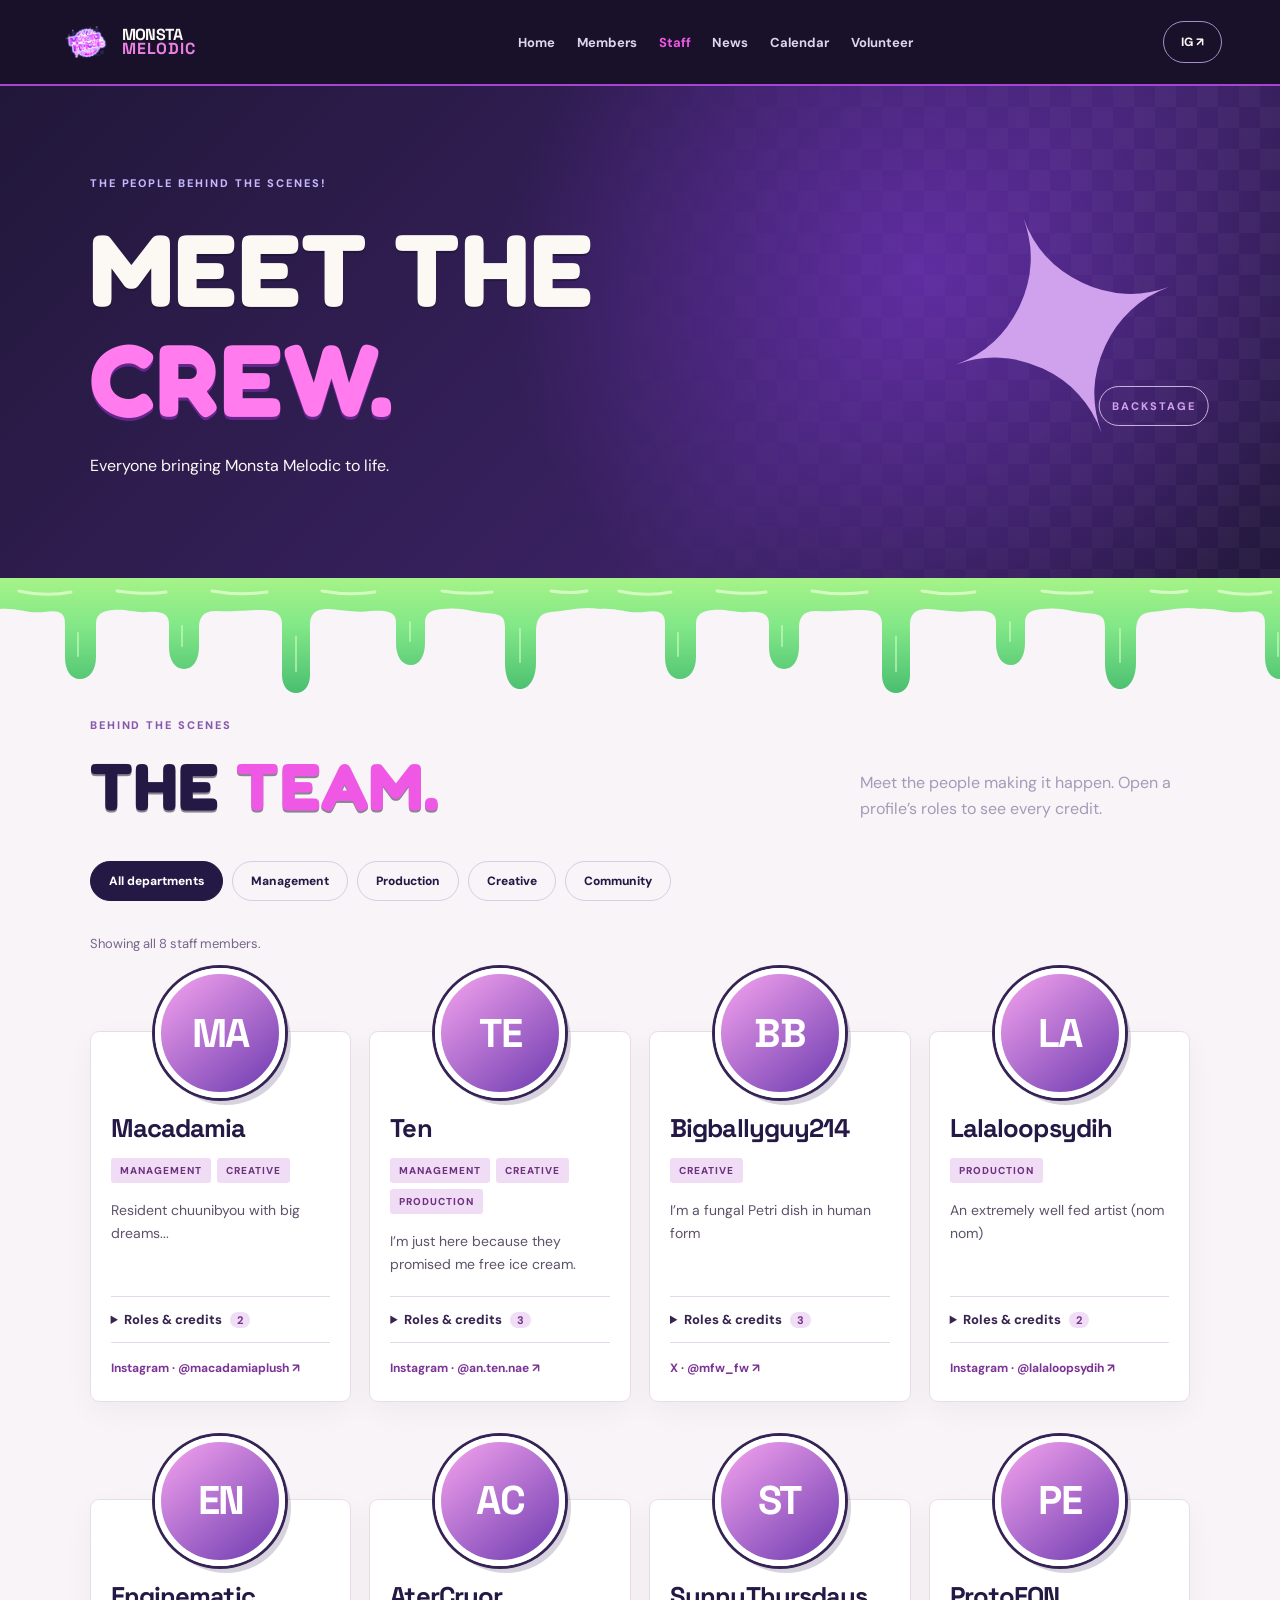
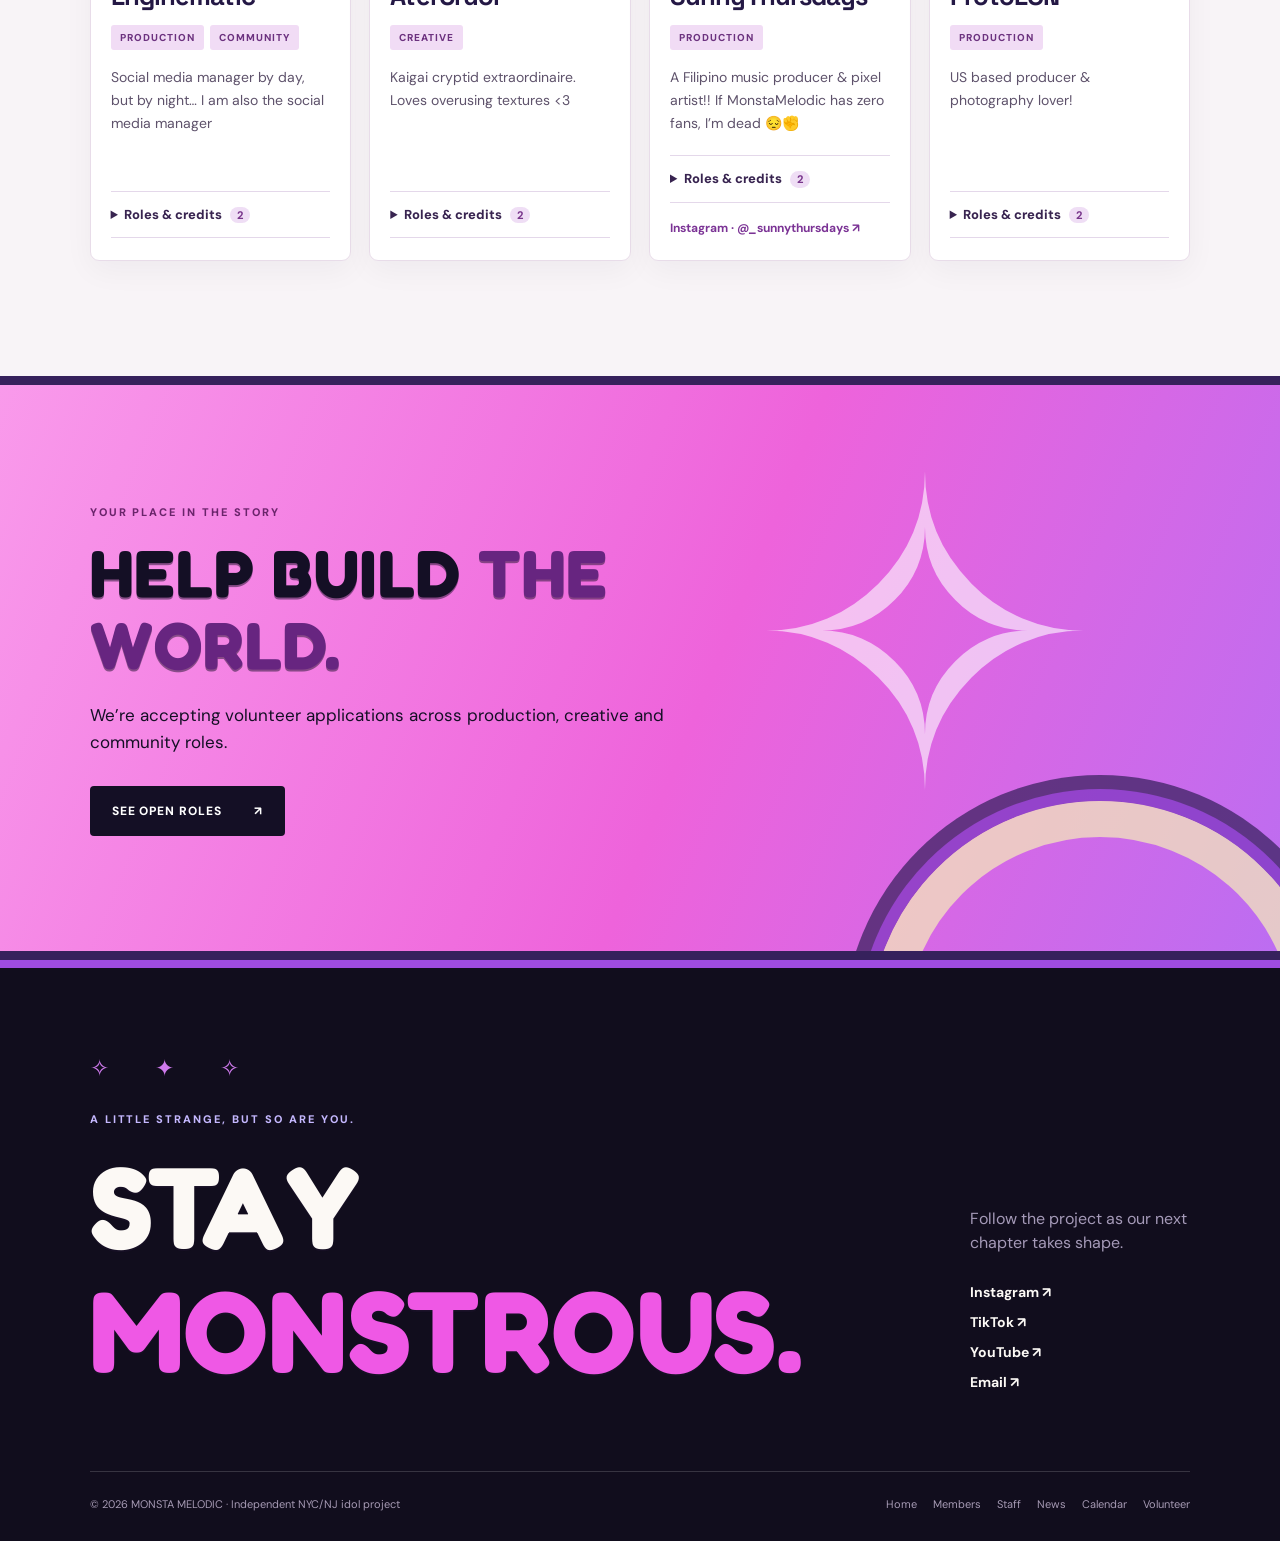
<file: staff.html>
<!doctype html>
<html lang="en"><head><meta charset="utf-8"><meta name="viewport" content="width=device-width, initial-scale=1"><meta name="theme-color" content="#271c50"><meta name="description" content="Meet the team behind Monsta Melodic and explore volunteer opportunities."><title>Staff · Monsta Melodic</title><link rel="icon" href="Logo.png"><link rel="preconnect" href="https://fonts.googleapis.com"><link rel="preconnect" href="https://fonts.gstatic.com" crossorigin><link href="https://fonts.googleapis.com/css2?family=Baloo+2:wght@600;700;800&family=DM+Sans:wght@400;500;600;700;800&family=Fredoka:wght@500;600;700&family=Space+Grotesk:wght@400;500;600;700&display=swap" rel="stylesheet"><link rel="stylesheet" href="styles.css?v=20260930staff"></head>
<body><a class="skip-link" href="#main">Skip to content</a><div class="site-wrap">
<header class="site-header"><a class="brand" href="index.html" aria-label="Monsta Melodic home"><img src="Logo.png" alt=""><span>MONSTA<span>MELODIC</span></span></a><button class="menu-toggle" type="button" aria-label="Open menu" aria-expanded="false" aria-controls="site-nav"><span></span><span></span></button><nav id="site-nav" aria-label="Main navigation"><a href="index.html">Home</a><a href="members.html">Members</a><a href="staff.html" aria-current="page">Staff</a><a href="news.html">News</a><a href="calendar.html">Calendar</a><a href="applications.html">Volunteer</a></nav><a class="header-social" href="https://www.instagram.com/monstamelodic/" target="_blank" rel="noopener" aria-label="Monsta Melodic Instagram">IG ↗</a></header>
<main id="main"><section class="page-hero staff-hero"><div><span class="eyebrow">THE PEOPLE BEHIND THE SCENES!</span><h1>MEET THE<br><em>CREW.</em></h1><p></p> Everyone bringing Monsta Melodic to life.</p></div><div class="hero-sticker" aria-hidden="true">✦<small>BACKSTAGE</small></div></section><section class="section staff-section"><div class="section-head"><div><span class="eyebrow">BEHIND THE SCENES</span><h2>THE <em>TEAM.</em></h2></div><p>Meet the people making it happen. Open a profile’s roles to see every credit.</p></div><div class="filter-bar" role="group" aria-label="Filter staff by department"><button class="filter active" data-filter="All" aria-pressed="true">All departments</button><button class="filter" data-filter="Management" aria-pressed="false">Management</button><button class="filter" data-filter="Production" aria-pressed="false">Production</button><button class="filter" data-filter="Creative" aria-pressed="false">Creative</button><button class="filter" data-filter="Community" aria-pressed="false">Community</button></div><p class="staff-filter-status" role="status" aria-live="polite" aria-atomic="true">Showing all 8 staff members.</p><div class="staff-grid"><article class="staff-card staff-profile" data-departments="Management Creative">
<div class="staff-avatar" aria-hidden="true"><span>MA</span></div>
<div class="staff-content"><h3>Macadamia</h3><div class="staff-departments"><span class="department-tag">Management</span><span class="department-tag">Creative</span></div>
<p class="staff-bio">Resident chuunibyou with big dreams...</p>
<details class="staff-roles"><summary>Roles &amp; credits <span class="role-count">2</span></summary><ul><li>Founder &amp; Director</li><li>Art Director &amp; Illustrator</li></ul></details>
<a class="staff-social" href="https://www.instagram.com/macadamiaplush/" target="_blank" rel="noopener" aria-label="Macadamia on Instagram">Instagram · @macadamiaplush <span aria-hidden="true">↗</span></a></div></article><article class="staff-card staff-profile" data-departments="Management Creative Production">
<div class="staff-avatar" aria-hidden="true"><span>TE</span></div>
<div class="staff-content"><h3>Ten</h3><div class="staff-departments"><span class="department-tag">Management</span><span class="department-tag">Creative</span><span class="department-tag">Production</span></div>
<p class="staff-bio">I’m just here because they promised me free ice cream.</p>
<details class="staff-roles"><summary>Roles &amp; credits <span class="role-count">3</span></summary><ul><li>Founder &amp; Director</li><li>Art Director &amp; Illustrator</li><li>Video Editor</li></ul></details>
<a class="staff-social" href="https://www.instagram.com/an.ten.nae/" target="_blank" rel="noopener" aria-label="Ten on Instagram">Instagram · @an.ten.nae <span aria-hidden="true">↗</span></a></div></article><article class="staff-card staff-profile" data-departments="Creative">
<div class="staff-avatar" aria-hidden="true"><span>BB</span></div>
<div class="staff-content"><h3>Bigballyguy214</h3><div class="staff-departments"><span class="department-tag">Creative</span></div>
<p class="staff-bio">I’m a fungal Petri dish in human form</p>
<details class="staff-roles"><summary>Roles &amp; credits <span class="role-count">3</span></summary><ul><li>GOAT</li><li>Web Developer</li><li>Graphic Designer</li></ul></details>
<a class="staff-social" href="https://x.com/mfw_fw" target="_blank" rel="noopener" aria-label="Bigballyguy214 on X">X · @mfw_fw <span aria-hidden="true">↗</span></a></div></article><article class="staff-card staff-profile" data-departments="Production">
<div class="staff-avatar" aria-hidden="true"><span>LA</span></div>
<div class="staff-content"><h3>Lalaloopsydih</h3><div class="staff-departments"><span class="department-tag">Production</span></div>
<p class="staff-bio">An extremely well fed artist (nom nom)</p>
<details class="staff-roles"><summary>Roles &amp; credits <span class="role-count">2</span></summary><ul><li>Music Producer</li><li>Songwriter</li></ul></details>
<a class="staff-social" href="https://www.instagram.com/lalaloopsydih/" target="_blank" rel="noopener" aria-label="Lalaloopsydih on Instagram">Instagram · @lalaloopsydih <span aria-hidden="true">↗</span></a></div></article><article class="staff-card staff-profile" data-departments="Production Community">
<div class="staff-avatar" aria-hidden="true"><span>EN</span></div>
<div class="staff-content"><h3>Enginematic</h3><div class="staff-departments"><span class="department-tag">Production</span><span class="department-tag">Community</span></div>
<p class="staff-bio">Social media manager by day, but by night… I am also the social media manager</p>
<details class="staff-roles"><summary>Roles &amp; credits <span class="role-count">2</span></summary><ul><li>Music Producer</li><li>Social Media Manager</li></ul></details>
</div></article><article class="staff-card staff-profile" data-departments="Creative">
<div class="staff-avatar" aria-hidden="true"><span>AC</span></div>
<div class="staff-content"><h3>AterCruor</h3><div class="staff-departments"><span class="department-tag">Creative</span></div>
<p class="staff-bio">Kaigai cryptid extraordinaire. Loves overusing textures &lt;3</p>
<details class="staff-roles"><summary>Roles &amp; credits <span class="role-count">2</span></summary><ul><li>Graphic Designer</li><li>Emotional Support Older Sibling</li></ul></details>
</div></article><article class="staff-card staff-profile" data-departments="Production">
<div class="staff-avatar" aria-hidden="true"><span>ST</span></div>
<div class="staff-content"><h3>SunnyThursdays</h3><div class="staff-departments"><span class="department-tag">Production</span></div>
<p class="staff-bio">A Filipino music producer &amp; pixel artist!! If MonstaMelodic has zero fans, I’m dead 😔✊️</p>
<details class="staff-roles"><summary>Roles &amp; credits <span class="role-count">2</span></summary><ul><li>Music Producer</li><li>Number One Fan</li></ul></details>
<a class="staff-social" href="https://www.instagram.com/_sunnythursdays/" target="_blank" rel="noopener" aria-label="SunnyThursdays on Instagram">Instagram · @_sunnythursdays <span aria-hidden="true">↗</span></a></div></article><article class="staff-card staff-profile" data-departments="Production">
<div class="staff-avatar" aria-hidden="true"><span>PE</span></div>
<div class="staff-content"><h3>ProtoEON</h3><div class="staff-departments"><span class="department-tag">Production</span></div>
<p class="staff-bio">US based producer &amp; photography lover!</p>
<details class="staff-roles"><summary>Roles &amp; credits <span class="role-count">2</span></summary><ul><li>Music Producer</li><li>Songwriter</li></ul></details>
</div></article></div></section><section class="section join-section"><div><span class="eyebrow">YOUR PLACE IN THE STORY</span><h2>HELP BUILD <em>THE WORLD.</em></h2><p>We’re accepting volunteer applications across production, creative and community roles.</p><a class="button dark" href="applications.html">See open roles <span>↗</span></a></div><span class="join-star" aria-hidden="true">✧</span></section></main>
<footer class="site-footer"><div class="footer-lead"><div><span class="eyebrow">A little strange, but so are you.</span><h2>STAY<br><em>MONSTROUS.</em></h2></div><div class="footer-connect"><p>Follow the project as our next chapter takes shape.</p><a href="https://www.instagram.com/monstamelodic/" target="_blank" rel="noopener">Instagram ↗</a><a href="https://www.tiktok.com/@monstamelodic" target="_blank" rel="noopener">TikTok ↗</a><a href="https://www.youtube.com/channel/UCwxbz_F4ipwJG1VYpBXucgw?themeRefresh=1" target="_blank" rel="noopener">YouTube ↗</a><a href="mailto:monstamelodic@gmail.com">Email ↗</a></div></div><div class="footer-bottom"><span>© 2026 MONSTA MELODIC · Independent NYC/NJ idol project</span><nav aria-label="Footer navigation"><a href="index.html">Home</a><a href="members.html">Members</a><a href="staff.html">Staff</a><a href="news.html">News</a><a href="calendar.html">Calendar</a><a href="applications.html">Volunteer</a></nav></div></footer></div><script src="script.js?v=20260930staff" defer></script></body></html>
</file>
<file: styles.css>
:root{--ink:#241845;--navy:#211739;--deep:#140f25;--pink:#ef58e5;--violet:#a759ee;--lilac:#c5b8ff;--cream:#fcf9f5;--muted:#a59ab8;--line:rgba(255,255,255,.16)}*{box-sizing:border-box}html{scroll-behavior:smooth}body{margin:0;background:var(--deep);color:var(--cream);font-family:'DM Sans',sans-serif}button,a{font:inherit}a{color:inherit;text-decoration:none}button{cursor:pointer}img{max-width:100%;display:block}::selection{background:var(--pink);color:var(--deep)}:focus-visible{outline:3px solid var(--pink);outline-offset:4px}.skip-link{position:absolute;top:-100px;left:20px;background:white;color:#211739;padding:12px;z-index:100}.skip-link:focus{top:12px}.site-wrap{max-width:1800px;margin:auto;overflow:hidden}.site-header{height:86px;padding:0 clamp(20px,4.5vw,84px);display:flex;align-items:center;gap:32px;border-bottom:1px solid var(--line);position:relative;z-index:40;background:#181129}.brand{display:flex;align-items:center;gap:8px;min-width:210px;font-family:'Space Grotesk',sans-serif;font-size:16px;font-weight:700;letter-spacing:-.065em;line-height:.88}.brand span span{display:block;color:var(--pink);letter-spacing:.06em}.brand img{width:56px;height:56px;object-fit:contain}.site-header nav{display:flex;align-items:center;gap:clamp(11px,1.7vw,30px);margin:auto}.site-header nav a{color:#ddd5ed;font-size:13px;font-weight:700;transition:color .2s;white-space:nowrap}.site-header nav a:hover,.site-header nav a[aria-current]{color:var(--pink)}.header-social{font-size:12px;font-weight:800;border:1px solid #a78ec5;border-radius:100px;padding:12px 17px;white-space:nowrap}.header-social:hover{background:var(--pink);color:var(--deep);border-color:var(--pink)}.menu-toggle{display:none}.eyebrow{font-size:11px;font-weight:800;letter-spacing:.18em;text-transform:uppercase;color:var(--lilac)}h1,h2,h3,p{margin-top:0}h1,h2,h3{font-family:'Space Grotesk',sans-serif;letter-spacing:-.065em}h1{font-size:clamp(64px,8.5vw,142px);line-height:.91;margin:26px 0}h2{font-size:clamp(42px,5.2vw,85px);line-height:.96;margin:16px 0 0}h1 em,h2 em{font-style:normal;color:var(--pink)}.hero{min-height:700px;display:grid;grid-template-columns:1fr 49%;position:relative;background:radial-gradient(circle at 74% 46%,#61369f 0,#38235e 31%,#23193a 62%,#1b1530 95%)}.hero-copy{padding:clamp(58px,7vw,115px) 0 42px clamp(24px,7vw,115px);position:relative;z-index:2}.hero h1{font-size:clamp(62px,7.25vw,116px)}.hero h1 span{color:var(--lilac)}.hero-copy>p{max-width:430px;color:#e5dced;line-height:1.65;font-size:16px}.status-dot{display:inline-block;width:7px;height:7px;border-radius:50%;background:#f064e8;margin-right:8px;box-shadow:0 0 12px var(--pink)}.button-row{display:flex;gap:12px;flex-wrap:wrap;margin-top:34px}.button{display:inline-flex;align-items:center;justify-content:space-between;gap:32px;padding:17px 22px;min-width:180px;border-radius:4px;text-transform:uppercase;font-size:12px;font-weight:800;letter-spacing:.08em;transition:transform .2s,background .2s,box-shadow .2s}.button:hover{transform:translateY(-4px);box-shadow:0 12px 30px #0004}.button.bright{background:var(--pink);color:var(--deep)}.button.outline{border:1px solid #ab91cd}.button.dark{background:var(--deep);color:white}.hero-index{display:block;color:#aa94c8;font-size:10px;font-weight:700;letter-spacing:.18em;margin-top:68px}.hero-art{position:relative;display:grid;place-items:center;min-height:620px;isolation:isolate}.hero-art img{width:min(95%,590px);filter:drop-shadow(0 30px 60px #180c3b99);transform:rotate(-7deg);transition:transform .6s}.hero-art:hover img{transform:rotate(-2deg) scale(1.04)}.halo{border:1px solid #bd95e073;position:absolute;border-radius:50%;width:min(80%,550px);aspect-ratio:1;transform:rotate(-25deg) scaleX(1.13)}.halo-two{width:min(96%,680px);opacity:.5;transform:rotate(35deg) scaleX(.75)}.sparkle{position:absolute;color:#fd87ed;font-size:50px}.sp-a{top:12%;right:15%}.sp-b{bottom:16%;left:5%;font-size:85px}.art-label{position:absolute;bottom:44px;right:9%;font-size:10px;font-weight:800;letter-spacing:.2em;color:#dbcbea}.marquee{overflow:hidden;background:var(--pink);color:var(--deep);white-space:nowrap;padding:13px 0;transform:rotate(-1deg);margin:-5px -6px 0;position:relative;z-index:3;font:800 13px 'Space Grotesk';letter-spacing:.18em}.marquee div{width:max-content;animation:marquee 32s linear infinite}@keyframes marquee{to{transform:translateX(-50%)}}.section{padding:clamp(70px,9vw,145px) clamp(24px,7vw,115px)}.split-intro{display:grid;grid-template-columns:1fr 1fr;gap:10%;background:#f8f4f7;color:var(--ink)}.split-intro .eyebrow{color:#8759ac}.split-intro h2 em{color:#a05bd4}.split-intro>div:nth-child(2){align-self:end}.split-intro p{font-size:clamp(18px,2vw,27px);line-height:1.48;max-width:610px}.text-link{font-size:13px;font-weight:800;letter-spacing:.04em;border-bottom:1px solid currentColor;padding-bottom:5px;display:inline-block;transition:transform .2s,color .2s}.text-link:hover{transform:translateX(4px);color:var(--pink)}.section-head{display:flex;align-items:end;justify-content:space-between;gap:24px;margin-bottom:40px}.section-head p{color:var(--muted);max-width:330px;line-height:1.6;margin:0}.section-head .text-link{white-space:nowrap}.feature-section{background:#181127}.feature-grid{display:grid;grid-template-columns:1fr 1fr;gap:18px}.feature-card{min-height:440px;border-radius:9px;padding:30px;position:relative;overflow:hidden;display:flex;flex-direction:column;justify-content:space-between;transition:transform .25s}.feature-card:hover{transform:translateY(-7px)}.feature-purple{background:radial-gradient(circle at 72% 45%,#9152d9,#442a75 55%,#322353);color:white}.feature-pink{background:radial-gradient(circle at 70% 40%,#ffc8f1,#f48de8 58%,#e45fdc);color:var(--deep)}.feature-card>span:first-child,.feature-arrow{font-size:11px;font-weight:800;letter-spacing:.17em}.feature-card strong{font:700 clamp(58px,6vw,100px)/.9 'Space Grotesk';letter-spacing:-.08em;position:relative;z-index:2}.feature-symbol{position:absolute;right:4%;top:14%;font-size:clamp(190px,24vw,350px);line-height:1;color:#fff3;transform:rotate(-15deg)}.feature-pink .feature-symbol{color:#8a25a02c}.latest-section{background:#251938}.latest-grid{display:grid;grid-template-columns:repeat(3,1fr);gap:16px}.news-tile{min-height:280px;padding:26px;border:1px solid #8d6da07c;background:#332247;border-radius:8px;display:flex;flex-direction:column;transition:background .2s,transform .2s}.news-tile:hover{background:#49305d;transform:translateY(-5px)}.news-tile>span{color:#ddb2ef;text-transform:uppercase;font-size:11px;letter-spacing:.14em;font-weight:800}.news-tile h3{font-size:clamp(23px,2.2vw,33px);line-height:1.1;margin:auto 0}.join-section{background:var(--pink);color:var(--deep);position:relative;min-height:420px;display:flex;align-items:center;overflow:hidden}.join-section>div{position:relative;z-index:1;max-width:750px}.join-section .eyebrow{color:#6a246b}.join-section h2 em{color:#672580}.join-section p{max-width:600px;line-height:1.6;margin:22px 0 30px;font-size:17px}.join-star{position:absolute;right:5%;top:-25%;font-size:600px;color:#fff5;line-height:1}.contact-strip{background:#1b132b;display:flex;justify-content:space-between;gap:25px;align-items:center;padding-top:42px;padding-bottom:42px;font-size:13px;letter-spacing:.1em;font-weight:800}.contact-strip a{font-size:clamp(16px,2vw,30px);letter-spacing:-.03em;overflow-wrap:anywhere}.site-footer{background:#110d1d;padding:85px clamp(24px,7vw,115px) 30px}.footer-lead{display:flex;justify-content:space-between;gap:40px;padding-bottom:80px}.footer-lead h2{font-size:clamp(60px,9vw,150px)}.footer-connect{max-width:220px;display:flex;flex-direction:column;gap:12px;align-self:end}.footer-connect p{color:var(--muted);line-height:1.5}.footer-connect a{font-size:14px;font-weight:700}.footer-connect a:hover{color:var(--pink)}.footer-bottom{border-top:1px solid var(--line);padding-top:25px;display:flex;justify-content:space-between;gap:25px;color:#a69ab4;font-size:11px}.footer-bottom nav{display:flex;flex-wrap:wrap;gap:16px}.footer-bottom a:hover{color:white}.page-hero{min-height:440px;padding:85px clamp(24px,7vw,115px);position:relative;display:flex;align-items:center;justify-content:space-between;gap:30px;background:radial-gradient(circle at 85% 50%,#58368d,#271b46 51%,#201632)}.page-hero>div:first-child{z-index:1}.page-hero h1{font-size:clamp(60px,8vw,118px);margin:22px 0}.page-hero p{color:#e0d3ed;font-size:17px;line-height:1.5;max-width:520px}.hero-sticker{font:300px/.8 'Space Grotesk';color:#e78cf0a1;transform:rotate(-20deg);position:relative}.hero-sticker small{position:absolute;bottom:0;right:5%;font:800 11px 'DM Sans';letter-spacing:.18em;white-space:nowrap;border:1px solid #cfb3dc;padding:12px;border-radius:40px;transform:rotate(20deg)}.roster-section,.staff-section,.news-section,.roles-section,.calendar-section{background:#f8f4f7;color:var(--ink)}.roster-section .eyebrow,.staff-section .eyebrow,.news-section .eyebrow,.roles-section .eyebrow,.calendar-section .eyebrow{color:#8759ac}.member-grid{display:grid;grid-template-columns:repeat(3,minmax(0,1fr));gap:28px}.member-card{background:white;border:1px solid #e8dce9;border-radius:9px;overflow:hidden;box-shadow:0 10px 30px #2117390b;transition:transform .25s,box-shadow .25s}.member-card:hover{transform:translateY(-5px);box-shadow:0 22px 40px #2117391c}.member-visual{height:360px;position:relative;overflow:hidden;background:linear-gradient(140deg,var(--accent),#2d2051 80%)}.member-visual:after{content:'';position:absolute;width:260px;height:260px;border-radius:50%;border:1px solid #fff7;top:35px;left:calc(50% - 130px);pointer-events:none}.member-toggle{height:100%;width:100%;border:0;text-align:left;background:none;color:#fff;position:relative;display:flex;flex-direction:column;justify-content:space-between;padding:22px}.member-number,.portrait-caption,.member-hint{z-index:1;font-size:11px;font-weight:800;letter-spacing:.14em}.portrait-placeholder{font:240px/.8 'Space Grotesk';align-self:center;color:#fff7;transform:rotate(-14deg);transition:transform .3s}.member-card:hover .portrait-placeholder{transform:rotate(4deg) scale(1.08)}.portrait-caption{align-self:center}.member-hint{align-self:flex-end}.member-bio{position:absolute;inset:0;z-index:3;background:#24183eeF;color:#fff;padding:30px;display:flex;flex-direction:column;justify-content:center;opacity:0;visibility:hidden;transform:translateY(15px);transition:opacity .25s,transform .25s,visibility .25s}.member-card:hover .member-bio,.member-toggle:focus-visible + .member-bio,.member-card.is-open .member-bio{opacity:1;visibility:visible;transform:none}.member-bio .position-tag{color:#ffbaf1;font-size:10px;font-weight:800;letter-spacing:.13em}.bio-quote{font:600 31px/1.15 'Space Grotesk';letter-spacing:-.04em;margin:22px 0}.member-bio p:not(.bio-quote){color:#d0c3df;font-size:14px}.bio-social{display:flex;gap:12px}.bio-social a{border:1px solid #be96d1;border-radius:30px;padding:8px 12px;font-size:11px;font-weight:800}.bio-social a:hover{background:var(--pink);color:var(--deep)}.member-meta{padding:22px 22px 12px;display:flex;justify-content:space-between;align-items:end}.member-meta h3{font-size:30px;margin:8px 0 0}.color-swatch{width:22px;height:22px;border-radius:50%;border:3px solid white;box-shadow:0 0 0 1px #aaa}.member-card dl{margin:0;padding:0 22px 22px}.member-card dl div{display:flex;justify-content:space-between;padding:10px 0;border-top:1px solid #eee2ef;gap:15px;font-size:12px}.member-card dt{color:#7c718b}.member-card dd{margin:0;font-weight:800}.mini-cta{background:#311f50;display:flex;justify-content:space-between;gap:20px;padding-top:44px;padding-bottom:44px;font-size:13px;font-weight:800;letter-spacing:.13em}.mini-cta a{color:#f98be7}.filter-bar{display:flex;gap:9px;flex-wrap:wrap;margin-bottom:34px}.filter{border:1px solid #d9cce3;border-radius:100px;background:transparent;color:var(--ink);padding:11px 18px;font-size:12px;font-weight:800}.filter:hover,.filter.active{background:var(--ink);border-color:var(--ink);color:white}.staff-grid{display:grid;grid-template-columns:repeat(4,minmax(0,1fr));gap:32px 18px}.staff-card{background:white;border:1px solid #e8dce9;border-radius:9px;padding:28px 20px 22px;position:relative;margin-top:65px;box-shadow:0 10px 30px #2117390b;transition:transform .2s}.staff-card:hover{transform:translateY(-5px)}.staff-card[hidden]{display:none}.staff-avatar{height:130px;width:130px;border-radius:50%;display:grid;place-items:center;background:linear-gradient(140deg,#f6a4ef,#6c3aaf);border:7px solid #f8f4f7;box-shadow:0 0 0 1px #b9a3cc;margin:-92px auto 24px;overflow:hidden}.staff-avatar img{width:100%;height:100%;object-fit:cover}.staff-avatar span{color:white;font-size:85px;line-height:1}.staff-nameplate{background:#301d50;color:white;padding:12px 15px;font:800 12px 'Space Grotesk';letter-spacing:.07em;border-radius:3px;display:flex;justify-content:space-between}.staff-content{padding:18px 5px 4px}.department-tag{display:inline-block;background:#f1dcf5;color:#6c327f;padding:6px 9px;border-radius:3px;font-size:10px;font-weight:800;text-transform:uppercase;letter-spacing:.1em}.staff-content h3{font-size:24px;margin:16px 0 9px}.staff-content p{font-size:13px;line-height:1.55;color:#5e526b;min-height:62px}.staff-placeholder{font-size:11px;color:#8c7d99}.open-role{background:#f6e6f7;border-style:dashed;border-color:#bd78cb}.open-role .staff-nameplate{background:#9b49a7}.open-role .staff-avatar{background:var(--pink)}.open-role .text-link{margin-top:12px}.roles-grid{display:grid;grid-template-columns:repeat(3,1fr);gap:16px}.role-card{background:#fff;border:1px solid #e4d6e5;border-radius:8px;padding:27px;min-height:260px;display:flex;flex-direction:column;transition:transform .2s,box-shadow .2s}.role-card:hover{transform:translateY(-5px);box-shadow:0 15px 30px #2117391c}.role-icon{font-size:35px;color:#a047cb}.role-category{font-size:11px;color:#8a698f;font-weight:800;text-transform:uppercase;letter-spacing:.1em;margin:15px 0}.role-card h3{font-size:27px;line-height:1.08;margin:0}.role-action{border-top:1px solid #e5d9e7;padding-top:15px;margin-top:auto;display:flex;justify-content:space-between;font-size:12px;font-weight:800}.note-box{margin-top:30px;background:#eee0f4;border-radius:7px;padding:25px 30px;display:flex;align-items:center;gap:20px;flex-wrap:wrap}.note-box span{font-size:12px;font-weight:800;letter-spacing:.1em}.note-box p{margin:0}.note-box a{margin-left:auto}.archive-list{display:grid;gap:12px}.archive-item{border:1px solid #e7d9e8;background:white;padding:28px;display:grid;grid-template-columns:160px 1fr auto;gap:30px;align-items:center;transition:background .2s,transform .2s}.archive-item:hover{background:#f5e6f8;transform:translateX(4px)}.archive-item time,.archive-item .category{font-size:11px;color:#7d568f;letter-spacing:.1em;text-transform:uppercase;font-weight:800}.archive-item h3{font-size:27px;margin:5px 0}.archive-item p{margin:0;font-size:13px;color:#695d74}.archive-item .arrow{font-size:25px}.article-view{max-width:800px;margin:auto}.article-view[hidden],.archive-list[hidden]{display:none}.article-kicker{display:block;margin:55px 0 15px}.article-view h2{font-size:clamp(42px,5vw,78px);margin-bottom:32px}.article-body{font-size:18px;line-height:1.75;color:#514359}.article-body p{margin:0 0 22px}.calendar-frame{height:650px;border:12px solid #392353;border-radius:12px;overflow:hidden;background:#fff}.calendar-frame iframe{width:100%;height:100%;border:0}.calendar-note{margin:20px 0 0;color:#6e617a}.calendar-note a{text-decoration:underline}@media(max-width:1150px){.site-header{gap:12px}.brand{min-width:170px}.site-header nav{gap:11px}.site-header nav a{font-size:12px}.header-social{display:none}.staff-grid{grid-template-columns:repeat(3,1fr)}}@media(max-width:900px){.site-header{height:74px}.menu-toggle{display:block;margin-left:auto;background:transparent;border:0;width:42px;height:42px;position:relative;z-index:42}.menu-toggle span{display:block;height:2px;background:white;margin:8px 3px}.site-header nav{display:none;position:absolute;top:74px;left:0;right:0;background:#211739;padding:24px;box-shadow:0 15px 30px #0005;flex-direction:column;align-items:stretch;gap:0}.site-header nav.open{display:flex}.site-header nav a{padding:14px 8px;font-size:16px;border-bottom:1px solid var(--line)}.hero{grid-template-columns:1fr}.hero-copy{padding:70px 32px 0}.hero-art{min-height:430px}.hero-art img{width:min(70%,480px)}.hero-index{margin-top:40px}.split-intro{gap:30px}.member-grid,.roles-grid{grid-template-columns:repeat(2,1fr)}.staff-grid{grid-template-columns:repeat(2,1fr)}.hero-sticker{font-size:200px}.page-hero{min-height:390px}.latest-grid{grid-template-columns:repeat(2,1fr)}}@media(max-width:620px){.brand{min-width:0}.site-header{padding:0 20px}.hero h1{font-size:clamp(52px,13.2vw,76px)}.hero-art{min-height:320px}.hero-art img{width:min(82%,380px)}.art-label{bottom:18px;font-size:8px}.sparkle{font-size:30px}.sp-b{font-size:50px}.section{padding:70px 22px}.split-intro,.feature-grid,.latest-grid,.member-grid,.staff-grid,.roles-grid{grid-template-columns:1fr}.section-head{align-items:start;flex-direction:column}.feature-card{min-height:360px}.feature-card strong{font-size:70px}.member-visual{height:360px}.staff-grid{gap:40px}.staff-card{margin-top:70px}.page-hero{padding:75px 22px;min-height:400px}.page-hero h1{font-size:clamp(53px,13vw,78px)}.hero-sticker{position:absolute;right:-25px;bottom:20px;font-size:130px;opacity:.35}.hero-sticker small{display:none}.footer-lead,.footer-bottom,.contact-strip,.mini-cta{flex-direction:column;align-items:start}.footer-lead{padding-bottom:50px}.footer-connect{align-self:start}.site-footer{padding:75px 22px 30px}.archive-item{grid-template-columns:1fr auto;gap:12px}.archive-item time{grid-column:1/-1}.archive-item h3{font-size:24px}.calendar-frame{height:560px;border-width:6px}.join-star{font-size:400px;right:-130px;top:0}.note-box a{margin-left:0}.button{min-width:0}.brand img{width:46px;height:46px}.brand{font-size:14px}}@media(prefers-reduced-motion:reduce){*,*:before,*:after{scroll-behavior:auto!important;animation-duration:.01ms!important;transition-duration:.01ms!important}}
.member-close{position:absolute;right:20px;top:18px;background:transparent;border:1px solid #ccacd9;border-radius:50%;color:white;font-size:22px;width:37px;height:37px;line-height:1}.member-close:hover{background:#a554c3}.member-bio .position-tag{padding-right:35px}
/* Monsta Melodic world: bright J-pop color, spooky characters, and restrained motion. */
:root{--candy:#f454e9;--electric:#a621f5;--mint:#b7f8c0;--lime:#e9ef8c;--coral:#ec939e;--night:#2d2055}
.hero,.page-hero{background-image:radial-gradient(circle at 72% 38%,#7132bfaa 0,transparent 43%),linear-gradient(135deg,#211739,#3b2264 65%,#24183e)}
.hero:before,.page-hero:before{content:"";position:absolute;inset:0;pointer-events:none;background:conic-gradient(#ffffff12 25%,transparent 0 50%,#ffffff12 0 75%,transparent 0) 0 0/42px 42px;mask-image:linear-gradient(90deg,transparent 42%,#000b 100%);opacity:.65}
.hero-art img{animation:logoFloat 5.5s ease-in-out infinite;position:relative;z-index:2;filter:drop-shadow(0 25px 33px #0d092888)}
.hero-art:hover img{animation-play-state:paused;transform:rotate(-2deg) scale(1.04)}
@keyframes logoFloat{0%,100%{transform:translateY(0) rotate(-6deg)}50%{transform:translateY(-19px) rotate(-3deg)}}
.hero-art .brand-eye{position:absolute;width:104px;height:104px;border-radius:50%;background:radial-gradient(circle at 55% 52%,#1a1043 0 15%,#a764ed 16% 27%,#b9f8c3 28% 38%,#f9f4d5 39% 65%,#ffdc79 66% 74%,transparent 75%);border:3px solid #34225a;box-shadow:0 9px 0 #21143c;z-index:1;animation:eyeBob 6s ease-in-out infinite}
.hero-art .eye-left{left:4%;top:10%;transform:rotate(-22deg)}.hero-art .eye-right{right:5%;bottom:12%;animation-delay:-2.7s;width:80px;height:80px}
@keyframes eyeBob{50%{translate:0 -14px;rotate:9deg}}
.hero-art:before{content:"";position:absolute;width:64%;height:33%;border:32px solid var(--coral);border-bottom-color:transparent;border-left-color:transparent;border-radius:50%;right:-21%;top:4%;transform:rotate(32deg);filter:drop-shadow(0 7px #2d2055);opacity:.85}
.hero-art:after{content:"";position:absolute;width:45%;height:40%;border:24px solid var(--coral);border-top-color:transparent;border-right-color:transparent;border-radius:48%;left:-17%;bottom:-9%;transform:rotate(-33deg);opacity:.75}
.hero h1 em,.page-hero h1 em{color:#ff7bee;text-shadow:0 3px 0 #64268d}
.hero h1 span{color:#c0f6bd}.hero-index{color:#cfb6e7}
.sparkle{animation:twinkle 3s ease-in-out infinite alternate}.sp-b{animation-delay:1.1s}@keyframes twinkle{to{opacity:.35;transform:scale(.7) rotate(32deg)}}
.split-intro{position:relative;overflow:hidden}.split-intro:after{content:"✧";position:absolute;right:1%;bottom:-9%;font-size:290px;color:#d1b2e5;opacity:.55;pointer-events:none}
.feature-card,.news-tile,.role-card,.social-card,.member-card,.staff-card{isolation:isolate}
.feature-card:after,.news-tile:after,.role-card:after,.social-card:after{content:"";position:absolute;inset:-120% auto -120% -70%;width:40%;background:linear-gradient(90deg,transparent,#fff8,transparent);transform:rotate(24deg);pointer-events:none;transition:left .7s ease}
.feature-card:hover:after,.news-tile:hover:after,.role-card:hover:after,.social-card:hover:after{left:150%}
.feature-card{border:2px solid #bc8af5;box-shadow:8px 8px 0 #a545d977}.feature-pink{border-color:#382451;box-shadow:8px 8px 0 #ae58f1}
.feature-purple:before{content:"";position:absolute;inset:0;background:conic-gradient(#1b113c 25%,transparent 0 50%,#1b113c 0 75%,transparent 0) 0 0/42px 42px;opacity:.12}
.join-section{background:linear-gradient(112deg,#f99aeb,#ee63db 55%,#bc6df1);border-top:9px solid #36215c;border-bottom:9px solid #36215c}.join-section:before{content:"";position:absolute;right:-4%;bottom:-55%;width:390px;height:390px;border:36px solid #f7f0b9;border-radius:50%;box-shadow:0 0 0 12px #7a34c0,0 0 0 26px #331e59;opacity:.7}
.join-star{font-size:420px;color:#fff9;right:14%;top:8%;animation:twinkle 4s ease-in-out infinite alternate}
.page-hero .hero-sticker{color:#d0a1ec}.volunteer-hero:after{content:"";position:absolute;width:190px;height:190px;border-radius:50%;right:13%;top:10%;background:radial-gradient(circle at 55% 50%,#302254 0 14%,#9652d7 15% 28%,#b4f8c2 29% 40%,#fff7d7 41% 64%,#ffd879 65% 74%,transparent 75%);transform:rotate(18deg)}
/* The original monster-horn cards, adapted to the new layout. */
.roles-section{background:linear-gradient(180deg,#f5eefb,#faf6fa)}.roles-grid{grid-template-columns:repeat(2,minmax(0,1fr));gap:36px 28px;margin-top:68px}
.role-card{position:relative;display:grid;grid-template-columns:98px 1fr;grid-template-rows:auto 1fr auto;column-gap:20px;align-items:center;min-height:245px;padding:36px 28px;border:5px solid #332257;border-radius:48px;background:linear-gradient(128deg,#a64ee2,#7451bf);box-shadow:11px 12px 0 #32235c35;color:white;overflow:visible}
.role-card:nth-child(4n+1){background:linear-gradient(125deg,#dc79ba,#a94096)}.role-card:nth-child(4n+2){background:linear-gradient(125deg,#aa65e9,#754dbb)}.role-card:nth-child(4n+3){background:linear-gradient(125deg,#826acc,#5744a1)}.role-card:nth-child(4n+4){background:linear-gradient(125deg,#ee91c7,#b957a6)}
.role-card:before,.role-card:after{content:"";position:absolute;z-index:2;top:-35px;width:47px;height:65px;background:#fff7f7;clip-path:polygon(38% 0,100% 100%,0 87%);filter:drop-shadow(2px 2px #342357);pointer-events:none;transition:transform .3s}
.role-card:before{left:9%;transform:rotate(-13deg)}.role-card:after{right:9%;transform:rotate(14deg)}.role-card:hover:before{transform:rotate(-21deg) translateY(-5px)}.role-card:hover:after{transform:rotate(21deg) translateY(-5px)}
.role-card:hover{transform:translateY(-7px);box-shadow:11px 19px 0 #32235c35}
.role-card .role-icon{grid-column:1;grid-row:1/4;display:grid;place-items:center;width:82px;height:82px;border:3px solid white;border-radius:50%;color:white;font-size:36px;background:#ffffff15}
.role-card .role-category{grid-column:2;grid-row:1;color:white;margin:0 0 8px;font-size:11px;letter-spacing:.17em}
.role-card h3{grid-column:2;grid-row:2;color:white;font:800 clamp(25px,2.9vw,40px)/1 'Baloo 2',sans-serif;letter-spacing:-.03em;margin:0 0 20px}
.role-card .role-action{grid-column:2;grid-row:3;color:white;border:0;padding:0;margin:0;font-size:13px;align-items:center}.role-card .role-action b{font-size:22px}
.role-card .role-action:after{content:"";position:absolute;left:20%;right:15%;bottom:10px;height:9px;background:radial-gradient(circle,#fff8 0 30%,transparent 34%) 0 0/35px 10px;opacity:.7}
.role-card .role-icon,.role-card .role-category,.role-card h3,.role-card .role-action{position:relative;z-index:3}
.note-box{background:#ead7f8;border:1px solid #d8b3e5}
.social-section{background:#241638;color:white;position:relative}.social-section:before{content:"";position:absolute;inset:0;background:conic-gradient(#9d47d31c 25%,transparent 0 50%,#9d47d31c 0 75%,transparent 0) 0 0/55px 55px;mask-image:linear-gradient(180deg,#0008,transparent 80%);pointer-events:none}.social-section>.section-head,.social-grid{position:relative}.social-grid{display:grid;grid-template-columns:repeat(3,minmax(0,1fr));gap:14px}.social-card{border:1px solid #be91e0;background:#392254;min-height:240px;padding:25px;border-radius:14px;display:flex;flex-direction:column;align-items:flex-start;text-align:left;position:relative;overflow:hidden;transition:transform .2s,background .2s;color:white}.social-card:nth-child(even){background:#52296f}.social-card:hover{transform:translateY(-5px);background:#70399a}.social-symbol{color:#ffc6fa;font-size:35px;line-height:1;margin-bottom:auto}.social-card>span:nth-child(2){font-size:10px;font-weight:800;letter-spacing:.16em;color:#dabce8}.social-card strong{font:800 34px/1.1 'Baloo 2';margin-top:5px}.social-card small{color:#eac7f3;font-size:12px;margin-top:8px;overflow-wrap:anywhere}.social-email{background:#b24db0}.social-volunteer{background:#6940af}.social-card.discord-trigger{cursor:pointer}
/* Quick identity details on every page. */
.site-header{border-bottom:2px solid #a744d6}.site-header .brand img{animation:tinyFloat 6s ease-in-out infinite}.brand span span{color:#ec80e4}@keyframes tinyFloat{50%{transform:translateY(-3px) rotate(4deg)}}
.site-footer{border-top:8px solid #9f4ce0}.site-footer:before{content:"✧    ✦    ✧";display:block;color:#ce79ec;font-size:23px;letter-spacing:20px;margin-bottom:24px}
/* Loading: injected by script, with short fallback and reduced-motion support. */
.monsta-loader{position:fixed;inset:0;z-index:9999;background:radial-gradient(circle at 50% 42%,#7132bc,#302052 61%,#1c1530);color:white;display:grid;place-items:center;overflow:hidden;transition:opacity .55s ease,visibility .55s ease}.monsta-loader:before{content:"";position:absolute;inset:0;background:conic-gradient(#ffffff12 25%,transparent 0 50%,#ffffff12 0 75%,transparent 0) 0 0/42px 42px;opacity:.5}.monsta-loader:after{content:"✧";position:absolute;right:6%;top:8%;font-size:150px;color:#f88ae9;animation:twinkle 2s infinite alternate}.loader-core{position:relative;z-index:1;text-align:center;padding:20px}.loader-core img{width:min(55vw,300px);margin:auto;animation:loaderFloat 1.4s ease-in-out infinite alternate;filter:drop-shadow(0 18px 25px #1f0d48)}.loader-core p{font:800 13px 'Space Grotesk';letter-spacing:.2em;margin:16px 0;color:#efd4ff}.loader-track{width:190px;height:5px;background:#ffffff3d;border-radius:8px;overflow:hidden;margin:18px auto}.loader-track span{display:block;height:100%;width:38%;background:#f77eec;animation:loaderBar 1.2s ease-in-out infinite}@keyframes loaderFloat{to{transform:translateY(-14px) rotate(4deg)}}@keyframes loaderBar{0%{transform:translateX(-100%)}100%{transform:translateX(270%)}}.monsta-loader.done{opacity:0;visibility:hidden;pointer-events:none}body.loading{overflow:hidden}
/* Community invitation: one automatic invitation per browser session. */
.discord-modal{position:fixed;inset:0;z-index:9000;display:none;place-items:center;padding:18px}.discord-modal.open{display:grid}.discord-backdrop{position:absolute;inset:0;background:#110a22bb;backdrop-filter:blur(8px)}.discord-panel{position:relative;max-width:460px;width:100%;padding:38px 34px 32px;border:5px solid #342056;border-radius:28px;background:linear-gradient(140deg,#c07bed,#ef8bdb);color:#26173d;box-shadow:12px 12px 0 #1c1038;text-align:center;overflow:hidden}.discord-panel:before{content:"";position:absolute;inset:0;background:conic-gradient(#ffffff14 25%,transparent 0 50%,#ffffff14 0 75%,transparent 0) 0 0/34px 34px;pointer-events:none}.discord-panel>*{position:relative}.discord-panel .modal-logo{width:160px;margin:0 auto 8px;filter:drop-shadow(0 6px 10px #421e69)}.discord-panel h2{font:800 clamp(33px,7vw,48px)/.95 'Baloo 2';letter-spacing:-.04em;margin:12px 0}.discord-panel p{line-height:1.5}.discord-panel .button{margin:15px auto 0}.discord-panel .discord-later{display:block;margin:18px auto 0;border:0;background:transparent;color:#32204b;text-decoration:underline;font-weight:700;font-size:13px}.discord-close{position:absolute;right:15px;top:12px;border:1px solid #382450;border-radius:50%;width:40px;height:40px;background:#fff8;color:#322049;font-size:25px;line-height:1;z-index:3}.discord-panel .modal-eyes{font-size:25px;color:#ffebaa;letter-spacing:9px}body.modal-open{overflow:hidden}
@media(max-width:900px){.roles-grid{grid-template-columns:1fr 1fr}.social-grid{grid-template-columns:repeat(2,1fr)}}
@media(max-width:620px){.hero-art .brand-eye{width:60px;height:60px}.hero-art .eye-right{width:55px;height:55px}.hero-art:before{border-width:18px}.hero-art:after{border-width:12px}.roles-grid,.social-grid{grid-template-columns:1fr}.role-card{min-height:210px;padding:30px 18px;grid-template-columns:70px 1fr;column-gap:8px;border-radius:34px}.role-card .role-icon{height:58px;width:58px;font-size:26px}.role-card h3{font-size:27px}.role-card:before,.role-card:after{top:-27px;width:32px;height:48px}.social-card{min-height:180px}.volunteer-hero:after{width:90px;height:90px;right:3%;top:5%;opacity:.55}.join-star{font-size:220px}.site-footer:before{letter-spacing:12px}}
@media(prefers-reduced-motion:reduce){.hero-art img,.hero-art .brand-eye,.sparkle,.join-star,.loader-core img,.loader-track span,.site-header .brand img{animation:none!important}.monsta-loader{transition:none!important}}
@media(prefers-reduced-motion:no-preference){.feature-card,.role-card,.social-card,.member-card,.staff-card,.news-tile{animation:appear .55s ease both;animation-play-state:paused}.feature-card.in-view,.role-card.in-view,.social-card.in-view,.member-card.in-view,.staff-card.in-view,.news-tile.in-view{animation-play-state:running}@keyframes appear{from{opacity:.65;translate:0 18px}to{opacity:1;translate:0 0}}}
/* Profile and story details echo the monster-world artwork. */
.member-visual{background:radial-gradient(circle at 70% 35%,#d2ffbb77,transparent 23%),linear-gradient(135deg,var(--accent),#403073 78%)}
.member-visual:before{content:"";position:absolute;inset:0;background:conic-gradient(#28194429 25%,transparent 0 50%,#28194429 0 75%,transparent 0) 0 0/30px 30px;mask-image:linear-gradient(180deg,#0009,transparent 60%)}
.member-card:nth-child(even) .member-visual:before{background-size:36px 36px}
.member-meta h3,.staff-content h3{font-family:'Baloo 2',sans-serif;letter-spacing:-.035em}
.staff-nameplate{background:linear-gradient(110deg,#50317e,#b450c2);border:2px solid #352257}.staff-card:nth-child(2n) .staff-nameplate{background:linear-gradient(110deg,#ab59b8,#e778bb)}
.staff-avatar{border:6px solid white;box-shadow:0 0 0 3px #342354,6px 7px 0 #3a255d33}
.staff-avatar span{font-family:'Baloo 2';font-size:77px}.news-tile{position:relative;border:2px solid #ad72d4;background:linear-gradient(145deg,#47285e,#2b1d48)}.news-tile:nth-child(even){background:linear-gradient(145deg,#7d3c9d,#3e225f)}
.archive-item{position:relative;overflow:hidden}.archive-item:before{content:"✧";position:absolute;font-size:150px;right:2%;top:-80%;color:#b179e21c;pointer-events:none}.archive-item:hover{border-color:#ad5ed9}.calendar-frame{box-shadow:9px 10px 0 #c074df;position:relative}

/* Rounder display typography across the entire site. */
h1,h2,h3,.feature-card strong,.social-card strong,.brand,.bio-quote,.staff-nameplate,.loader-core p,.discord-panel h2{
  font-family:'Fredoka','Baloo 2',sans-serif;
  letter-spacing:-.035em;
}
h1,h2,h3,.feature-card strong{-webkit-text-stroke:.45px currentColor;text-shadow:0 2px 0 #170d2929}
.hero-title{font-size:clamp(56px,7vw,116px)!important;line-height:.98;max-width:680px;letter-spacing:-.05em;margin:29px 0 30px}
.hero-title span{display:block;width:max-content;max-width:100%;color:#f681e9;animation:monstaColor 8s ease-in-out infinite;-webkit-text-stroke:1px #24163d;text-shadow:2px 3px 0 #21123e,0 0 20px #ee7ff755}
.hero-title span:last-child{animation-delay:-4s}
@keyframes monstaColor{0%,100%{color:#f681e9}33%{color:#b6f7b8}66%{color:#d1b7ff}}
/* Each of the two identical runs is wider than a desktop viewport. */
.marquee{transform:rotate(-1deg);font:700 15px 'Fredoka','Baloo 2',sans-serif;letter-spacing:.09em}
.marquee-track{display:flex;width:max-content;animation:marquee 40s linear infinite;will-change:transform}
.marquee-track span{display:block;flex:none;white-space:nowrap;padding-right:1.25em}
@keyframes marquee{to{transform:translateX(-50%)}}
/* One tile has matching left and right edge profiles for a continuous drip. */
.split-intro,.roster-section,.staff-section,.news-section,.roles-section,.calendar-section{position:relative;padding-top:clamp(135px,10vw,165px)}
.split-intro:before,.roster-section:before,.staff-section:before,.news-section:before,.roles-section:before,.calendar-section:before{
  content:"";position:absolute;top:0;left:0;right:0;height:118px;
  background:url('slime-drip.svg') left top/600px 118px repeat-x;
  pointer-events:none;z-index:1;
}
@media(max-width:620px){
  .hero-title{font-size:clamp(51px,12vw,76px)!important}
  .split-intro,.roster-section,.staff-section,.news-section,.roles-section,.calendar-section{padding-top:130px}
  .marquee{font-size:13px}
}
@media(prefers-reduced-motion:reduce){.hero-title span{animation:none!important}.marquee-track{animation:none!important}}

.member-meta h3,.staff-content h3,.role-card h3{font-family:'Fredoka','Baloo 2',sans-serif;letter-spacing:-.025em}

/* Display type belongs on section headings; cards and utility copy keep their original fonts. */
h1,h2{font-family:'Fredoka','Baloo 2',sans-serif;letter-spacing:.015em;-webkit-text-stroke:.7px #251938;text-shadow:1px 2px 0 #150e2780}
h3{font-family:'Space Grotesk',sans-serif;letter-spacing:-.035em;-webkit-text-stroke:0;text-shadow:none}
.feature-card strong{font-family:'Space Grotesk',sans-serif;letter-spacing:-.08em;-webkit-text-stroke:0;text-shadow:none}
.social-card strong,.member-meta h3,.staff-content h3,.role-card h3,.discord-panel h2{font-family:'Baloo 2',sans-serif;letter-spacing:-.035em;-webkit-text-stroke:0;text-shadow:none}
.brand,.bio-quote,.staff-nameplate,.loader-core p{font-family:'Space Grotesk',sans-serif}
.news-tile h3,.archive-item h3{font-family:'Space Grotesk',sans-serif;letter-spacing:-.045em;-webkit-text-stroke:0;text-shadow:none}
.hero-title{letter-spacing:.02em;line-height:1.08}
.hero-title span{width:auto;letter-spacing:.02em;-webkit-text-stroke:.75px #211333;text-shadow:1px 3px 0 #21123e}
.page-hero h1,.section h2,.site-footer h2{line-height:1.07}
/* The old shine sheet was visible even while idle, and competed with card horns. */
.feature-card:after,.news-tile:after,.social-card:after{display:none}
.role-card:before,.role-card:after{
  display:block;inset:auto;top:-28px;bottom:auto;
  width:43px;height:56px;background:#19121f;
  clip-path:polygon(48% 0,100% 100%,0 100%);
  filter:none;transition:transform .25s ease;
}
.role-card:before{left:12%;right:auto;transform:rotate(-14deg)}
.role-card:after{left:auto;right:12%;transform:rotate(14deg)}
.role-card:hover:before{transform:rotate(-20deg) translateY(-4px)}
.role-card:hover:after{left:auto;transform:rotate(20deg) translateY(-4px)}
@media(max-width:620px){.hero-title{letter-spacing:.01em}.role-card:before,.role-card:after{top:-23px;width:32px;height:45px}}

/* The browser's font stroke produced sharp artifacts inside rounded letters. */
h1,h2,h3,.hero-title span,.feature-card strong,.social-card strong,.role-card h3,.news-tile h3,.archive-item h3{-webkit-text-stroke:0!important}
h1,h2,.hero-title span{text-shadow:0 2px 0 #1b112c80}
/* Shine lives inside each card/button and stays completely out of the page background. */
.button{position:relative;overflow:hidden;isolation:isolate}
.button::after,.feature-card::after,.news-tile::after,.social-card::after,.card-sheen::after{
  content:"";display:block;position:absolute;top:-40%;bottom:-40%;left:0;width:28%;height:auto;
  background:linear-gradient(90deg,transparent,rgba(255,255,255,.36),transparent);
  transform:translateX(-250%) rotate(18deg);opacity:0;pointer-events:none;
  transition:transform .65s ease,opacity .15s ease;
}
.button:hover::after,.button:focus-visible::after,.feature-card:hover::after,.feature-card:focus-visible::after,.news-tile:hover::after,.news-tile:focus-visible::after,.social-card:hover::after,.social-card:focus-visible::after,.role-card:hover .card-sheen::after,.role-card:focus-visible .card-sheen::after{
  transform:translateX(650%) rotate(18deg);opacity:1;
}
.card-sheen{position:absolute;inset:0;border-radius:43px;overflow:hidden;pointer-events:none;z-index:2}
.card-sheen::after{z-index:1}
@media(max-width:620px){.card-sheen{border-radius:29px}}
@media(prefers-reduced-motion:reduce){.button::after,.feature-card::after,.news-tile::after,.social-card::after,.card-sheen::after{transition:none;opacity:0!important}}

.feature-card:hover::after,.feature-card:focus-visible::after,.news-tile:hover::after,.news-tile:focus-visible::after,.social-card:hover::after,.social-card:focus-visible::after{left:0}

/* Real staff profiles: one person, every role, and every relevant department. */
.staff-profile{padding:28px 20px 22px;display:flex;flex-direction:column}
.staff-profile[hidden]{display:none}
.staff-profile .staff-avatar{flex:none;margin-bottom:16px}
.staff-profile .staff-avatar span{font:700 40px 'Space Grotesk',sans-serif;letter-spacing:-.04em}
.staff-profile .staff-content{padding:0;display:flex;flex-direction:column;flex:1;min-width:0}
.staff-profile h3{font:700 clamp(21px,2vw,27px)/1.15 'Space Grotesk',sans-serif;letter-spacing:-.035em;overflow-wrap:anywhere;margin:0 0 14px}
.staff-departments{display:flex;flex-wrap:wrap;gap:6px;margin-bottom:16px}
.staff-profile .staff-bio{min-height:0;margin:0 0 20px;font-size:14px;line-height:1.65;color:#5e526b}
.staff-roles{margin-top:auto;border-top:1px solid #e4d8ea;border-bottom:1px solid #e4d8ea;padding:13px 0}
.staff-roles summary{cursor:pointer;font-size:13px;font-weight:800;color:#382450;line-height:1.5}
.staff-roles summary:hover{color:#8d35a4}
.staff-roles .role-count{display:inline-block;margin-left:5px;padding:0 7px;background:#efdef5;border-radius:20px;color:#78358b;font-size:11px}
.staff-roles ul{margin:12px 0 0;padding-left:19px;color:#5e526b;font-size:13px;line-height:1.6}
.staff-roles li+li{margin-top:5px}
.staff-social{margin-top:16px;font-size:12px;font-weight:700;color:#7b3395;overflow-wrap:anywhere;line-height:1.6}
.staff-social:hover{text-decoration:underline}
.staff-filter-status{font-size:13px;color:#786589;margin:0 0 14px}
@media(max-width:620px){.staff-profile{padding:28px 22px 24px}.staff-profile h3{font-size:27px}}

/* Contain hover sheen within cards, including dynamically loaded news. */
.news-tile{overflow:hidden;isolation:isolate}
.button::after,.feature-card::after,.news-tile::after,.social-card::after,.card-sheen::after{
  inset:auto;top:-40%;bottom:-40%;left:0;width:28%;
  transform:translateX(-250%) rotate(18deg);opacity:0;
  transition:none;z-index:1;
}
.button:hover::after,.button:focus-visible::after,.feature-card:hover::after,.feature-card:focus-visible::after,.news-tile:hover::after,.news-tile:focus-visible::after,.social-card:hover::after,.social-card:focus-visible::after,.role-card:hover .card-sheen::after,.role-card:focus-visible .card-sheen::after{
  left:0;animation:card-shine .75s ease both;
}
@keyframes card-shine{
  0%{transform:translateX(-250%) rotate(18deg);opacity:0}
  15%{opacity:1}
  85%{opacity:1}
  100%{transform:translateX(650%) rotate(18deg);opacity:0}
}
@media(prefers-reduced-motion:reduce){.button::after,.feature-card::after,.news-tile::after,.social-card::after,.card-sheen::after{animation:none!important;opacity:0!important}}
</file>
<file: rainy.css>
@import url('https://fonts.googleapis.com/css2?family=Cormorant+Garamond:ital,wght@0,400;0,500;0,600;1,400;1,500&family=DM+Sans:wght@400;500;600;700&display=swap');
:root{color-scheme:dark;--pearl:#eee8e3;--ink:#405065}*{box-sizing:border-box}body{margin:0;min-height:100vh;background:#172b45 url('rainy-ocean.png') center/cover fixed;color:#f1eeeb;font:14px/1.7 'DM Sans',sans-serif;isolation:isolate}button,a{-webkit-tap-highlight-color:transparent;touch-action:manipulation}button{font:inherit;cursor:pointer}a{color:inherit;text-decoration:none}:focus-visible{outline:3px solid #f6d7ef;outline-offset:6px}::selection{background:#ebd7de;color:#243f57}.skip-link{position:fixed;left:20px;top:-100px;background:#ede2d4;color:#22374d;padding:12px;z-index:100}.skip-link:focus{top:15px}.ocean-shade{position:fixed;inset:0;pointer-events:none;z-index:-1;background:linear-gradient(#13243866,#142b4f91 40%,#102740b3)}.sea-light{position:fixed;inset:0;pointer-events:none;z-index:-1;background:radial-gradient(ellipse at 30% 20%,#e5f5ff16,transparent 60%);animation:sea-drift 18s ease-in-out infinite alternate}.shore{max-width:1440px;margin:auto;padding:30px 5vw 30px;min-height:100vh;display:flex;flex-direction:column}.shore-nav{display:flex;justify-content:space-between;align-items:center;gap:15px;font-size:11px;letter-spacing:.035em}.shore-nav a,.shore-nav button{padding:10px 16px;min-height:44px;border:1px solid #d6e3ec66;background:#1c304c55;color:#f5efe7;backdrop-filter:blur(9px);border-radius:3px}.shore-nav a:hover,.shore-nav button:hover{background:#d6dbe321}.rainy-heading{text-align:center;padding:50px 0 22px;position:relative}.group-name{font-size:10px;font-weight:600;letter-spacing:.3em;color:#e0e3e7}.rainy-heading h1{font:400 clamp(75px,9vw,122px)/1 'Cormorant Garamond',Georgia,serif;letter-spacing:-.025em;margin:12px 0 20px;text-shadow:0 3px 25px #00132d77;color:#f5f0eb}.rainy-heading h1>span{font-size:30px;display:inline-block;vertical-align:middle;margin-left:15px;filter:saturate(.5)}.rainy-identity{display:flex;justify-content:center;align-items:center;gap:15px;font-size:12px;letter-spacing:.03em}.rainy-identity i,.pearl{display:inline-block;width:7px;height:7px;border-radius:50%;background:radial-gradient(circle at 35% 30%,white,#ecd8e3 45%,#9b9aab);box-shadow:0 0 7px #f1e5e64d}.rainy-heading>p{font-family:'Cormorant Garamond',Georgia,serif;font-size:20px;font-style:italic;color:#e1e1e5;margin:20px 0 0}.bottle-shelf{display:grid;grid-template-columns:repeat(5,minmax(0,1fr));gap:15px;align-items:start;max-width:1170px;width:100%;margin:18px auto 30px}.bottle-choice{position:relative;border:0;background:transparent;color:#f3ece6;padding:20px 8px;text-align:center;min-width:0;border-radius:100px 100px 15px 15px;transition:background .3s}.bottle-choice:hover{background:#e6edf00b}.bottle-art{position:relative;display:block;width:126px;height:255px;margin:0 auto 24px;transform-origin:center bottom;animation:bottle-bob 7s ease-in-out infinite;filter:drop-shadow(0 15px 17px #061b3480)}.bottle-1 .bottle-art{animation-delay:-1.7s;transform:rotate(5deg)}.bottle-2 .bottle-art{animation-delay:-3.4s}.bottle-3 .bottle-art{animation-delay:-5.2s}.bottle-4 .bottle-art{animation-delay:-2.5s}.cork{position:absolute;left:44px;top:0;width:38px;height:31px;border-radius:4px 4px 1px 1px;border:1px solid #9c8266;background:repeating-linear-gradient(25deg,#baa080 0 4px,#c9b292 4px 7px,#a88e72 7px 9px);box-shadow:inset 4px 0 6px #e3caae55,inset -4px 0 4px #574f4c44;z-index:3;transition:transform .45s,opacity .45s}.neck{position:absolute;top:23px;left:38px;width:50px;height:61px;border:1px solid #d5edf1aa;border-bottom:0;border-radius:4px 4px 0 0;background:linear-gradient(90deg,#e9f5fa80,#cee8ea13 28%,#eaf6fa0d 60%,#c8e8f233 85%,#e3f4fa88);box-shadow:inset 4px 0 4px #fff3,inset -3px 0 4px #062e4e33;z-index:2}.neck:before,.neck:after{content:'';position:absolute;top:3px;left:-3px;right:-3px;height:4px;border-radius:4px;border:1px solid #eff8f59c}.neck:after{top:12px;opacity:.5}.glass{position:absolute;left:3px;right:3px;top:67px;bottom:0;border:1px solid #def4f1a3;border-radius:36px 36px 23px 23px;background:linear-gradient(100deg,#edf7fa78 0%,#cfe9ed30 12%,#bde7e926 26%,#dce8ed17 60%,#e6f4f866 93%,#e3f0f98c);box-shadow:inset 5px 0 7px #f6fff833,inset -5px 0 7px #b4dce22b,inset 0 -9px 10px #d2e6ea55;overflow:hidden}.rolled-note{position:absolute;top:43px;left:27px;width:65px;height:116px;background:linear-gradient(90deg,#a89576,#e6d8b7 10%,#f3e9ce 68%,#ae9d80 91%,#ecdfc5 95%);border-radius:9px 12px 7px 7px;border:1px solid #b9a481;box-shadow:4px 5px 7px #15344b55;transform:rotate(-10deg);z-index:1}.rolled-note:before{content:'';position:absolute;left:3px;right:3px;top:54px;height:5px;background:#b08a87aa;box-shadow:0 2px 0 #e1bbaf4d}.rolled-note:after{content:'';position:absolute;top:-2px;right:0;width:13px;height:12px;border:3px double #9c8a6f;border-radius:50%;background:#d5c4a2}.rolled-note i{position:absolute;left:10px;right:15px;height:1px;top:23px;background:#93877566}.rolled-note i:nth-child(2){top:29px}.rolled-note i:nth-child(3){top:35px}.bottle-water{position:absolute;left:0;right:0;height:45px;bottom:0;border-top:1px solid #edf9fa55;border-radius:40% 45% 0 0;background:linear-gradient(#afdcdf28,#b8d9e15c);z-index:2}.glass-glint{position:absolute;top:13px;left:10px;width:9px;height:115px;background:linear-gradient(#fff8,#fff1);border-radius:60%;transform:rotate(3deg);z-index:3}.shell-mark{position:absolute;left:0;right:0;bottom:17px;text-align:center;font:24px Georgia;color:#e8e6e0aa;z-index:4}.bottle-thread{position:absolute;left:31px;top:60px;width:64px;height:12px;border-top:3px double #d6c5b199;transform:rotate(-5deg);z-index:4}.bottle-1 .glass{background-color:#ece1f013}.bottle-2 .glass{background-color:#b6e8d511}.bottle-3 .glass{background-color:#bed7f31c}.bottle-4 .glass{background-color:#e9c8da17}.bottle-choice:hover .bottle-art{animation-play-state:paused;filter:drop-shadow(0 6px 20px #c5f4ff44)}.bottle-choice.is-open .cork{transform:translateY(-24px) rotate(12deg);opacity:0}.bottle-caption{display:flex;flex-direction:column;align-items:center;gap:7px}.bottle-caption small{font-size:10px;letter-spacing:.17em;color:#cddce3}.bottle-caption strong{font:500 25px/1.15 'Cormorant Garamond',Georgia,serif;min-height:29px;max-width:170px}.bottle-action{font-size:10px;color:#e2e4e7;letter-spacing:.06em;border-bottom:1px solid #e4e7e655;padding-bottom:3px;margin-top:5px}.shore-footer{display:flex;align-items:center;justify-content:center;gap:15px;margin-top:auto;font-size:10px;letter-spacing:.12em;color:#dce2e6;padding:15px 0}.bubbles{position:fixed;inset:0;z-index:-1;pointer-events:none;overflow:hidden}.bubbles i{position:absolute;bottom:-50px;width:18px;height:18px;border:1px solid #eaf4f533;border-radius:50%;box-shadow:inset 3px 3px 6px #e1f0f015;animation:bubble-rise 23s linear infinite;left:9%}.bubbles i:nth-child(2){left:26%;width:10px;height:10px;animation-delay:-8s;animation-duration:31s}.bubbles i:nth-child(3){left:47%;width:30px;height:30px;animation-delay:-15s}.bubbles i:nth-child(4){left:65%;animation-delay:-4s;animation-duration:27s}.bubbles i:nth-child(5){left:83%;width:11px;height:11px;animation-delay:-18s}.bubbles i:nth-child(6){left:94%;width:23px;height:23px;animation-delay:-11s;animation-duration:34s}@keyframes bubble-rise{to{transform:translate(35px,-115vh)}}@keyframes bottle-bob{0%,100%{transform:translateY(0) rotate(-4deg)}50%{transform:translateY(-12px) rotate(4deg)}}@keyframes sea-drift{to{transform:translateX(15%) scale(1.15);opacity:.6}}
#note-dialog{color-scheme:light;width:min(690px,calc(100% - 28px));max-height:90dvh;background:transparent;color:var(--ink);border:0;padding:10px;overflow:auto;overscroll-behavior:contain}#note-dialog::backdrop{background:#05172cd6;backdrop-filter:blur(8px)}body:has(dialog[open]){overflow:hidden}.weathered-note{position:relative;min-height:410px;padding:50px 56px 45px;border:1px solid #c0b299;background-color:#e8e1ce;background-image:radial-gradient(ellipse at 0 0,#997d4e33,transparent 33%),radial-gradient(ellipse at 100% 90%,#8e713e2e,transparent 40%),repeating-linear-gradient(transparent 0 29px,#82786114 29px 30px);box-shadow:0 18px 40px #00132b77,inset 0 0 25px #8d795440;border-radius:4px 7px 5px 3px;isolation:isolate;animation:unroll .38s ease-out}.weathered-note:before{content:'';position:absolute;inset:31px;border:1px dashed #a99f8977;pointer-events:none}.pearl-border{position:absolute;left:0;right:0;height:29px;background:url('rainy-pearls.png') center/auto 29px repeat-x;pointer-events:none;opacity:.9}.pearl-top{top:0}.pearl-bottom{bottom:0;transform:rotate(180deg)}.pearl-side{position:absolute;top:25px;bottom:25px;width:14px;background:radial-gradient(circle at 50% 50%,#fff 0,#eee4e6 12%,#d3b8c4 30%,#b9a4b0 39%,transparent 43%) center/14px 22px repeat-y;pointer-events:none;opacity:.85}.pearl-side:before{content:'';position:absolute;top:0;bottom:0;left:6px;width:2px;background:#d8c4ca66;z-index:-1}.pearl-left{left:8px}.pearl-right{right:8px}.note-toolbar{display:flex;justify-content:space-between;align-items:center;gap:16px;margin-bottom:23px;font-size:10px;letter-spacing:.12em;color:#6e7781}.note-toolbar button{background:#f5f0e2;border:1px solid #a9a19b;color:#4c5a6b;min-height:44px;padding:8px 13px;font-size:11px;border-radius:2px;letter-spacing:0}#note-content h2{font:500 43px/1.1 'Cormorant Garamond',Georgia,serif;margin:0 0 25px;color:#3f5267}#note-content p{font:17px/1.9 'Cormorant Garamond',Georgia,serif;margin:0 0 18px;color:#3b4d5c}#note-content h3{font:500 25px 'Cormorant Garamond',Georgia,serif;margin:24px 0 10px;color:#425669}#note-content ul{margin:0;padding:0;list-style:none}#note-content li{position:relative;padding:9px 0 9px 23px;border-bottom:1px solid #aaa28e44;font:18px/1.5 'Cormorant Garamond',Georgia,serif}#note-content li:before{content:'◦';position:absolute;left:3px;color:#8d899b}#note-content dl{margin:0}#note-content dl>div{display:flex;justify-content:space-between;gap:22px;padding:12px 0;border-bottom:1px solid #b7ac9855;font-size:13px}#note-content dt{color:#6c747b}#note-content dd{margin:0;text-align:right;max-width:60%;color:#435365;overflow-wrap:anywhere}.note-signature{text-align:right;font:italic 28px 'Cormorant Garamond',Georgia,serif;margin-top:30px;color:#647184}.note-controls{display:flex;justify-content:space-between;gap:12px;border-top:1px solid #b4a99188;padding-top:20px;margin-top:25px}.note-controls button{min-height:44px;background:transparent;border:0;padding:7px 0;color:#4c5e72;font-size:11px;text-decoration:underline;text-underline-offset:4px}.note-controls button:disabled{opacity:.35;cursor:default}.note-controls button:focus-visible,.note-toolbar button:focus-visible{outline-color:#777b93}@keyframes unroll{from{opacity:0;transform:translateY(22px) rotate(-2deg) scale(.97)}to{opacity:1;transform:none}}.motion-off .bottle-art,.motion-off .sea-light,.motion-off .bubbles i{animation-play-state:paused}.motion-off .bubbles{opacity:.2}@media(max-width:1000px){.bottle-shelf{gap:5px}.bottle-art{width:110px;height:230px}.cork{left:36px}.neck{left:30px}.bottle-thread{left:23px}.rolled-note{left:20px;width:62px;height:100px;top:35px}.glass-glint{height:95px}.bottle-caption strong{font-size:23px}}@media(max-width:700px){body{background-attachment:scroll}.shore{padding:18px 20px 25px}.rainy-heading{padding:40px 0 15px}.rainy-heading h1{font-size:88px}.bottle-shelf{grid-template-columns:repeat(2,minmax(0,1fr));gap:10px 8px;max-width:480px;margin-top:20px}.bottle-choice{padding:16px 5px 24px}.bottle-art{width:120px;height:245px;margin-bottom:20px}.cork{left:41px}.neck{left:35px}.bottle-thread{left:28px}.rolled-note{left:24px;height:110px;top:38px}.bottle-4{grid-column:1/-1;max-width:220px;width:100%;justify-self:center}.bottle-caption strong{font-size:26px}.bottle-action{font-size:11px}.rainy-identity{font-size:11px}.shore-nav a,.shore-nav button{padding:9px 12px;font-size:10px}.weathered-note{padding:46px 31px 40px}.weathered-note:before{inset:25px}.note-toolbar{gap:10px;letter-spacing:.08em;font-size:9px}.note-toolbar button{padding:8px 10px;font-size:10px}#note-content h2{font-size:36px}#note-content p{font-size:18px;line-height:1.75}#note-content dl>div{font-size:12px;gap:15px}#note-content dd{max-width:58%}.note-controls button{font-size:10px}.pearl-border{height:24px;background-size:auto 24px}.pearl-side{width:10px;background-size:10px 20px}.pearl-left{left:5px}.pearl-right{right:5px}.pearl-side:before{left:4px}}@media(max-width:360px){.shore{padding-left:12px;padding-right:12px}.bottle-caption strong{font-size:23px}.bottle-art{transform:scale(.95)}.weathered-note{padding-left:26px;padding-right:26px}.note-toolbar>span{letter-spacing:0}}@media(prefers-reduced-motion:reduce){*,*:before,*:after{animation:none!important;transition:none!important;scroll-behavior:auto!important}}
/* Supplied photographic bottle cutouts. */
.bottle-art.photo-bottle{width:100%;height:270px;display:flex;align-items:center;justify-content:center;filter:drop-shadow(0 12px 12px #03182e80)}.photo-bottle img{display:block;width:100%;height:100%;object-fit:contain;max-width:190px}.bottle-1 .photo-bottle img{max-width:210px}.bottle-choice.is-open .photo-bottle{animation-play-state:paused;filter:drop-shadow(0 0 15px #d9f3ef66)}.compass-wrap{position:absolute;right:2%;top:13px;display:flex;flex-direction:column;align-items:center;gap:10px}.nautical-compass{position:relative;width:122px;height:122px;border:5px double #ddc79f;border-radius:50%;background:radial-gradient(circle,#eadfca 0%,#d9c5a1 66%,#a98e63 68%,#d3be94 72%,#897252 75%);box-shadow:0 5px 18px #07162e66,inset 0 0 13px #6c583c80;isolation:isolate;color:#554c43}.compass-ticks{position:absolute;inset:7px;border-radius:50%;background:repeating-conic-gradient(from 0deg,#67573e 0deg 1deg,transparent 1deg 15deg);mask:radial-gradient(transparent 0 64%,#000 65%);opacity:.6}.nautical-compass>span:not(.compass-needle):not(.compass-pin):not(.compass-rose){position:absolute;font:600 12px Georgia;z-index:2}.compass-n{top:9px;left:50%;transform:translateX(-50%)}.compass-s{bottom:9px;left:50%;transform:translateX(-50%)}.compass-e{right:10px;top:50%;transform:translateY(-50%)}.compass-w{left:9px;top:50%;transform:translateY(-50%)}.compass-rose{position:absolute;inset:0;display:grid;place-items:center;font:95px/1 Georgia;color:#8b775c55;transform:rotate(45deg)}.compass-needle{position:absolute;left:calc(50% - 9px);top:17%;height:66%;width:18px;transform:rotate(0);transform-origin:50% 50%;will-change:transform;z-index:3;filter:drop-shadow(1px 2px 1px #59463555)}.compass-needle i,.compass-needle b{position:absolute;left:0;right:0;height:50%;clip-path:polygon(50% 0,100% 100%,50% 80%,0 100%)}.compass-needle i{top:0;background:linear-gradient(90deg,#a56b6c 50%,#7e414c 50%)}.compass-needle b{bottom:0;transform:rotate(180deg);background:linear-gradient(90deg,#e7e7df 50%,#8d9a9c 50%)}.compass-pin{position:absolute;left:calc(50% - 4px);top:calc(50% - 4px);height:8px;width:8px;border-radius:50%;background:radial-gradient(#fff0c4,#967345);z-index:4}.compass-instruction{font-size:8px;color:#e4e3db;letter-spacing:.02em;max-width:155px}.weathered-note{background:transparent url('rainy-scroll.png') center/100% 100% no-repeat;border:0;box-shadow:none;border-radius:0;min-height:610px;padding:100px 65px 85px;filter:drop-shadow(0 15px 25px #00132b66)}.weathered-note:before{display:none}.note-toolbar{margin-bottom:23px;color:#665646}.note-toolbar button{background:#f9efd399;border-color:#9c7a4d;color:#5b4d3c}.note-signature{color:#77634d}.note-controls{border-color:#9d7f4a66}.note-controls button{color:#5c523e}#note-content h2,#note-content h3{color:#5b493b}#note-content p,#note-content dd{color:#51473b}#note-content dt{color:#7b6c58}#note-content li{border-color:#977c4a33;color:#51473b}.bubbles i{box-shadow:inset 3px 3px 6px #e1f0f021,0 0 5px #dbeff40a;border-color:#eaf4f54d}
@media(max-width:1000px){.compass-wrap{right:0;top:23px}.nautical-compass{width:105px;height:105px}.compass-rose{font-size:79px}.compass-instruction{font-size:7px}.bottle-art.photo-bottle{height:250px}}@media(max-width:700px){.compass-wrap{position:relative;right:auto;top:auto;margin:0 auto 22px}.rainy-heading{padding-top:25px}.nautical-compass{width:108px;height:108px}.compass-instruction{font-size:8px}.bottle-art.photo-bottle{height:260px;max-width:180px}.bottle-1 .photo-bottle{max-width:210px}.weathered-note{min-height:590px;padding:85px 35px 75px}.note-toolbar{font-size:9px;gap:8px}.note-toolbar button{font-size:10px;padding:8px}.note-controls{gap:8px}.note-controls button{font-size:10px}#note-content dl>div{gap:12px}#note-content p{font-size:19px}.bottle-shelf{gap:8px}.bottle-art{margin-bottom:12px}}
.weathered-note{padding-left:88px;padding-right:80px}@media(max-width:700px){.weathered-note{padding-left:45px;padding-right:42px}}
</file>
<file: rosalind.css>
@import url('https://fonts.googleapis.com/css2?family=Cormorant+Garamond:ital,wght@0,400;0,500;0,600;1,400&display=swap');
body.diary-world{background:#030303;color:#523d39;font:15px/1.8 Georgia,serif;isolation:isolate;min-height:100vh}.diary-world h1,.diary-world h2{-webkit-text-stroke:0;text-shadow:none;letter-spacing:0;font-family:'Cormorant Garamond',Georgia,serif;color:#6f404b}.diary-world button{font-family:inherit;color:inherit}.perimeter{position:fixed;inset:8px;z-index:10;pointer-events:none;border:18px solid #f3eae5;border-image:url('rosie-forest.jpg') 90 round;filter:grayscale(1) brightness(1.8);opacity:.78}.perimeter:after{content:'';position:absolute;inset:3px;border:1px dashed #fff6}.haunt{position:fixed;pointer-events:none;z-index:-1;width:45vw;height:100vh;background:radial-gradient(ellipse,#d6c9ce13,transparent 64%);filter:blur(25px);animation:drift 24s ease-in-out infinite;top:10%}.shadow-one{left:-25%}.shadow-two{right:-30%;animation-delay:-12s;animation-direction:reverse}@keyframes drift{50%{transform:translate(60vw,-10%) skew(-12deg)}}.diary-desk{max-width:1160px;margin:auto;padding:35px 48px 70px}.desk-nav{display:flex;justify-content:space-between;gap:15px;align-items:center;margin-bottom:30px;color:#dcc9cc;font-size:12px}.desk-nav a,.desk-nav button{padding:10px 13px;min-height:44px;border:1px solid #7d6067;background:#110c10;color:#e9d5d8}.diary{perspective:1800px;position:relative;min-width:0}.cover{position:relative;max-width:740px;margin:auto;background:#d9a9ae url('rosie-diary-cover.jpg') center/100% 100%;border:1px solid #a8777e;border-radius:3px 10px 10px 3px;padding:44px 35px 35px 52px;box-shadow:inset 10px 0 20px #78454c55,inset -4px -3px 12px #713b4d55,8px 6px 0 #dac9aa,11px 9px 0 #8c6a62,0 25px 65px #000;transform-origin:left center;transition:transform .48s,opacity .48s;overflow:visible}.cover:before{content:'';position:absolute;inset:10px;border:1px solid #f7d7c280;box-shadow:inset 0 0 25px #754a4433;pointer-events:none}.cover:after{content:'';position:absolute;inset:0;background:radial-gradient(ellipse at 0 0,#784b4933,transparent 35%),radial-gradient(ellipse at 100% 100%,#5c392e38,transparent 30%);pointer-events:none}.spine{position:absolute;top:0;bottom:0;left:8px;width:18px;background:linear-gradient(90deg,#81565c66,#e0b3b7aa,#81565c33);border-right:1px solid #b27f85}.cover h1{font-size:clamp(42px,5vw,62px);text-align:center;line-height:1.1;margin:10px 0 46px;font-weight:500;text-transform:lowercase;color:#673d49;text-shadow:0 1px #fff7}.cover-collage{display:grid;grid-template-columns:.8fr 1.1fr;gap:23px;align-items:center}.taped{position:relative;display:block;border:0;cursor:zoom-in;box-shadow:0 5px 10px #4a202c44}.taped:before,.taped:after{content:'';position:absolute;z-index:3;width:76px;height:27px;background:repeating-linear-gradient(92deg,#e1c49c88 0 3px,#ecd0a58c 3px 5px);box-shadow:0 1px 2px #6b4b2922;pointer-events:none}.taped:before{left:-16px;top:-9px;transform:rotate(-25deg)}.taped:after{right:-15px;bottom:-7px;transform:rotate(-24deg)}.portrait{transform:rotate(-6deg);padding:10px 10px 14px;background:#eee5d3}.portrait img{width:100%;height:290px;object-fit:cover;object-position:center 27%;filter:sepia(.14) saturate(.8)}.portrait>span{display:block;font:italic 21px 'Cormorant Garamond',Georgia,serif;text-align:center;margin-top:10px}.bio-card{transform:rotate(3deg);text-align:left;padding:24px 25px;background:#eee3cd;background-image:repeating-linear-gradient(transparent 0 25px,#a18a6d26 25px 26px);color:#58413b;min-width:0}.bio-card h2{font-size:30px;margin:0 0 15px;font-weight:500}.bio-card p{font-size:12px;line-height:1.8;margin:0 0 13px}.ribbon-button{display:flex;justify-content:space-between;gap:35px;margin:38px 0 0 auto;padding:13px 25px;background:#7c4d5c;color:#f7e3d5!important;border:1px solid #9a6671;box-shadow:0 3px 8px #4d233844;min-height:48px;font-size:14px}.cover.opening{transform:rotateY(-65deg);opacity:0}.inside{background:#a98083;border:1px solid #987276;border-radius:3px 7px 7px 3px;padding:14px 12px 7px;box-shadow:3px 5px #d4c09f,6px 8px #886c60,0 22px 60px #000;animation:open-pages .4s ease}@keyframes open-pages{from{opacity:0;transform:rotateY(8deg)}to{opacity:1;transform:none}}.book-toolbar{display:flex;justify-content:space-between;align-items:center;gap:15px;padding:4px 8px 14px;color:#f9e8db;font-size:12px}.book-toolbar button{padding:7px 12px;background:#5d3c46;border:1px solid #d5a7ae;color:#f9e8db;min-height:44px}.spread{display:grid;grid-template-columns:1fr 1fr;position:relative;transform-style:preserve-3d}.spread:after{content:'';position:absolute;left:50%;top:0;bottom:0;width:36px;transform:translateX(-50%);background:linear-gradient(90deg,transparent,#5f482e33,transparent);pointer-events:none}.leaf{position:relative;min-width:0;min-height:610px;padding:65px 42px 65px;background-color:#e9dcc0;background-image:radial-gradient(ellipse at 5% 95%,#a3844c30,transparent 40%),radial-gradient(ellipse at 95% 0,#9d734a2b,transparent 35%),repeating-linear-gradient(transparent 0 30px,#8b725226 30px 31px);box-shadow:inset 0 0 23px #7c64374d;border:1px solid #b6a488;overflow:hidden}.leaf:first-child{border-radius:3px 0 0 3px;background-color:#e6d8bd}.leaf:last-child{border-radius:0 3px 3px 0}.leaf:before{content:'';position:absolute;inset:8px;border:1px dashed #ac9475;pointer-events:none}.leaf:after{content:'';position:absolute;width:135px;height:140px;bottom:3px;left:3px;background:url('rosie-letter.jpg') left bottom/220px auto no-repeat;mix-blend-mode:multiply;opacity:.65;pointer-events:none;mask-image:linear-gradient(30deg,#000,transparent 80%)}.leaf:last-child:after{top:2px;right:2px;bottom:auto;left:auto;transform:rotate(180deg)}.leaf h2{font-size:34px;font-weight:500;margin:0 0 20px;line-height:1.2}.leaf h2:not(:first-child){margin-top:25px}.leaf p,.leaf li{font-size:14px;line-height:1.9}.leaf p{margin-bottom:18px}.leaf ul{padding:0;list-style:none;margin:0}.leaf li{padding:8px 0 8px 18px;position:relative}.leaf li:before{content:'❧';position:absolute;left:0;color:#986572;font-size:12px}.identity{margin:0;font-size:13px}.identity>div{padding:13px 0;border-bottom:1px dashed #b69c85;display:flex;justify-content:space-between;gap:20px}.identity dt{color:#8a6b60}.identity dd{margin:0;text-align:right;max-width:61%}.leaf blockquote{font:italic 22px/1.6 'Cormorant Garamond',Georgia,serif;border-top:1px solid #bc9b8b;padding-top:18px;margin:24px 0 0;color:#7a4854}.leaf .small-note{font-style:italic;font-size:13px;margin-top:22px}.page-controls{display:flex;justify-content:space-between;gap:15px;align-items:center;padding:17px 8px 8px;font-size:11px;color:#f3dfd3}.page-controls button{min-height:44px;padding:8px 18px;border:1px solid #d2a6a8;background:#694550;color:#f7e5d6}.page-controls button:disabled{opacity:.4;cursor:default}.spread.flipping{animation:turn-page .48s ease}@keyframes turn-page{0%{transform:rotateY(0);opacity:1}45%{transform:rotateY(-12deg);opacity:.2}100%{transform:rotateY(0);opacity:1}}.mail-area{margin:65px auto 0;max-width:420px;position:relative;text-align:center}.envelope{position:relative;display:block;width:100%;height:215px;background:linear-gradient(150deg,#d6bca4,#eadbc0);border:1px solid #b29881;box-shadow:0 10px 30px #0009,inset 0 0 20px #8a6a3e44;padding:100px 20px 15px;overflow:hidden;color:#754753!important}.envelope:after{content:'';position:absolute;inset:10px;border:1px dashed #a9827c;pointer-events:none}.envelope-flap{position:absolute;inset:0 0 auto;height:120px;background:linear-gradient(#eddfc5,#cbb293);clip-path:polygon(0 0,100% 0,50% 100%);filter:drop-shadow(0 3px 2px #855b4b);transition:transform .5s;transform-origin:top}.seal{position:absolute;top:83px;left:calc(50% - 22px);width:44px;height:44px;border-radius:50%;background:#8d5260;border:3px double #bd8191;color:#f3c7c9;font:italic 27px/38px Georgia;box-shadow:0 3px 7px #6f3b4d77;z-index:2}.envelope-label{display:block;font:italic 27px 'Cormorant Garamond',Georgia,serif;margin-top:32px}.mail-hint{font-size:11px;letter-spacing:.08em}.mail-area.open .envelope-flap{transform:scaleY(-1)}.mail-area.open .seal{opacity:.25}.link-letter{position:relative;background:#e8ddc6;box-shadow:0 7px 25px #0008;padding:28px 35px;border:8px double #c2a3a3;margin:-25px 15px 0;animation:letter-rise .45s ease}.link-letter h2{font-size:32px;margin:0 0 15px}.link-letter a{display:block;padding:12px 0;border-top:1px dashed #baa28c;color:#784956;font-size:14px;min-height:44px}@keyframes letter-rise{from{transform:translateY(30px);opacity:0}to{transform:none;opacity:1}}#zoom-dialog{background:#eee4cf;border:7px double #b99a9e;width:min(680px,calc(100% - 28px));max-height:90dvh;padding:20px;overflow:auto;color:#523d39}#zoom-dialog::backdrop{background:#050305e6}#zoom-close{display:block;margin:0 0 20px auto;min-height:44px;padding:8px 17px;border:1px solid #aa7c87;background:#774955;color:#f4e2d5}#zoom-content img{width:100%;max-height:70vh;object-fit:contain}#zoom-content h2{font-size:35px;margin-bottom:20px}#zoom-content p{font:16px/1.9 Georgia,serif}.diary-world [hidden]{display:none!important}.diary-world :focus-visible{outline:3px solid #e0aabb;outline-offset:4px}body:has(dialog[open]){overflow:hidden}.no-shadows .haunt{animation:none;opacity:0}@media(max-width:760px){.diary-desk{padding:32px 32px 55px}.cover{padding:30px 24px 30px 38px}.cover-collage{gap:18px}.portrait img{height:240px}.bio-card{padding:20px 18px}.bio-card p{font-size:11px}.leaf{padding:50px 25px 55px}.leaf p,.leaf li{font-size:13px}.page-controls>span{display:none}}@media(max-width:540px){.perimeter{inset:3px;border-width:11px}.diary-desk{padding:25px 23px 40px}.desk-nav{font-size:11px}.desk-nav a,.desk-nav button{padding:8px}.cover{padding:30px 24px 25px 32px}.cover h1{font-size:43px;margin:8px 0 35px}.cover-collage{grid-template-columns:1fr;gap:28px}.portrait{width:73%;margin:auto}.portrait img{height:260px}.bio-card{padding:22px}.bio-card p{font-size:13px}.ribbon-button{margin-top:28px}.inside{padding:10px 8px 6px}.spread{grid-template-columns:1fr}.spread:after{display:none}.leaf{min-height:0;padding:42px 24px 60px}.leaf:first-child{border-bottom:3px double #9c866c}.leaf h2{font-size:32px}.leaf p,.leaf li{font-size:14px}.identity>div{gap:12px;font-size:12px}.page-controls{gap:8px;padding:13px 2px 5px}.page-controls button{padding:9px 12px;font-size:12px}.book-toolbar{padding-left:0;padding-right:0}.mail-area{margin-top:45px}.envelope{height:200px}.envelope-label{font-size:25px}.link-letter{padding:24px 20px;margin-left:8px;margin-right:8px}.taped:before,.taped:after{width:60px;height:23px}}@media(prefers-reduced-motion:reduce){.haunt{animation:none!important;opacity:.2}.cover,.envelope-flap{transition:none!important}.inside,.spread.flipping,.link-letter{animation:none!important}}

.zoom-leaf{position:absolute;right:18px;bottom:16px;min-height:44px;padding:7px 13px;background:#f0e2caa6;border:1px solid #ac8d7c;color:#79565a;font-size:11px;z-index:2}.leaf:before{border:5px solid #cbb9a0;border-image:url('rosie-forest.jpg') 90 round;opacity:.3;filter:sepia(.7)}#zoom-content ul{padding-left:20px}#zoom-content li{font:16px/1.9 Georgia,serif}
</file>
